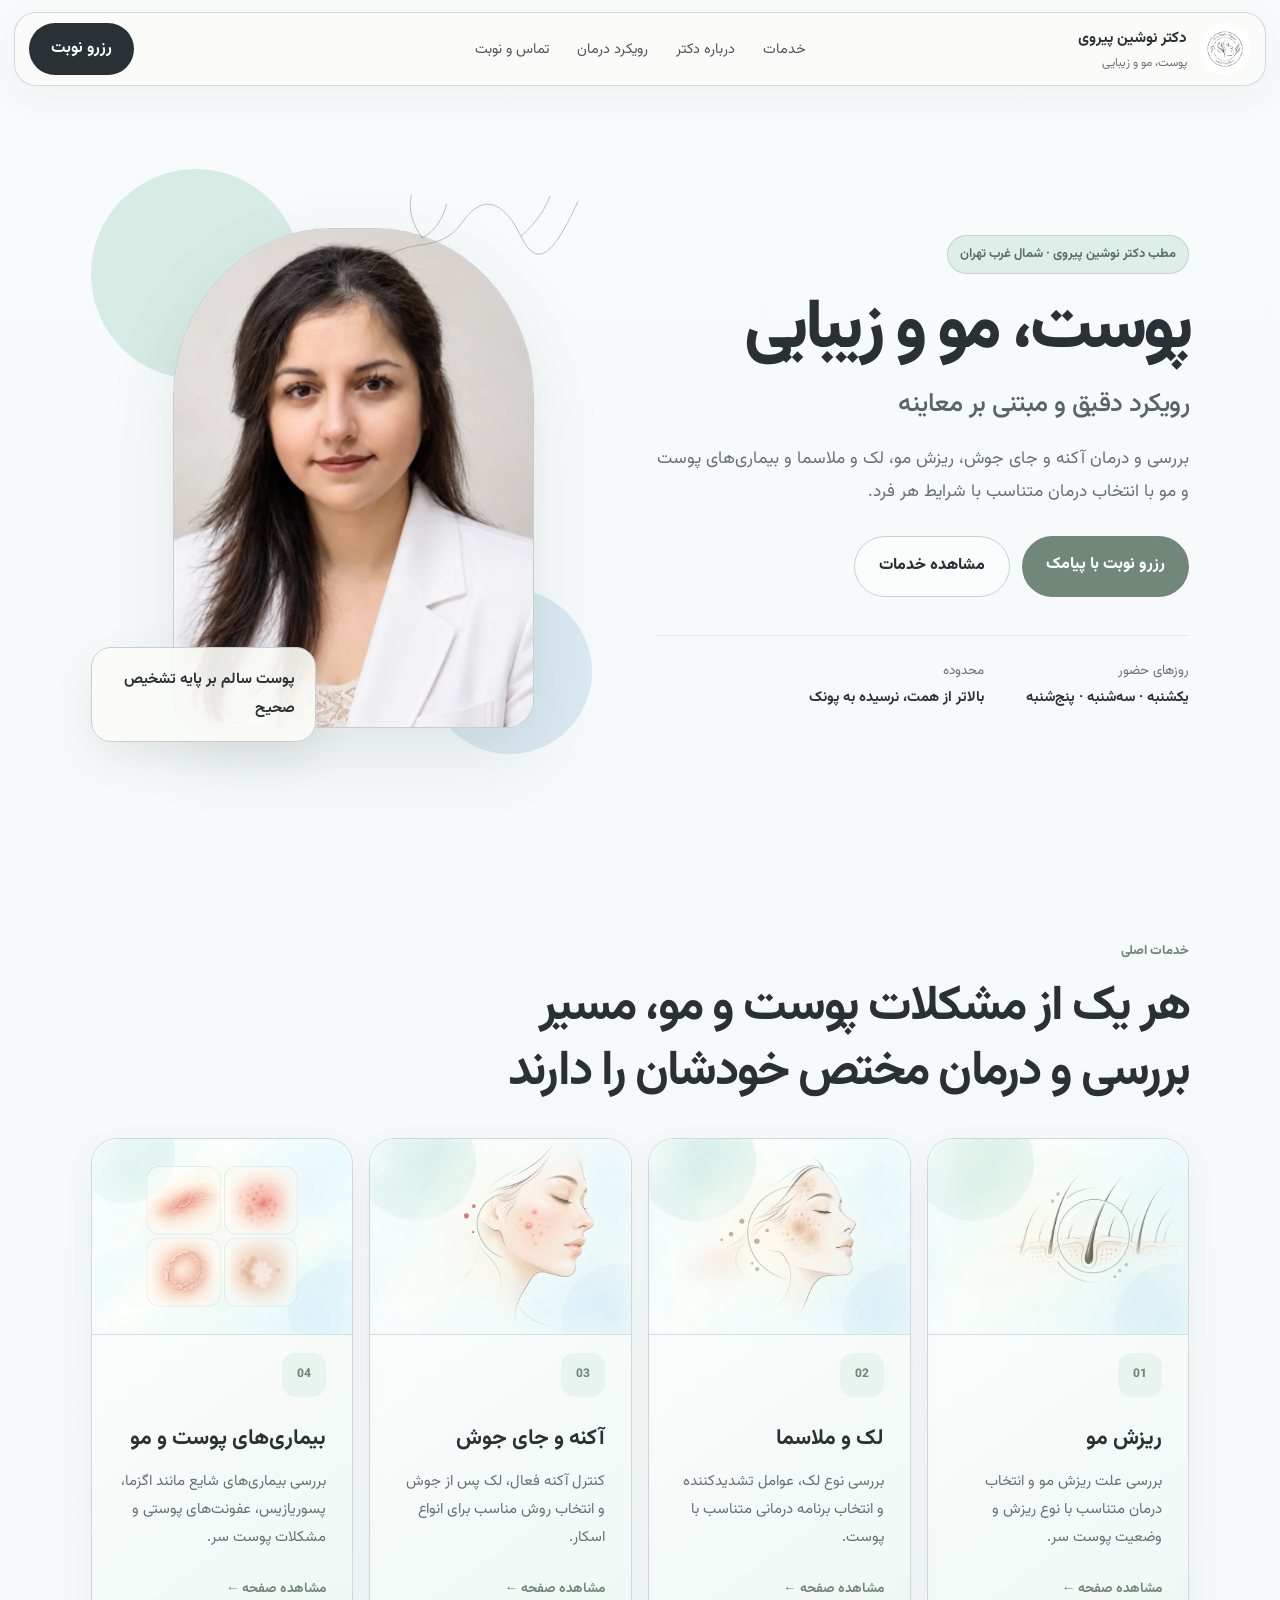
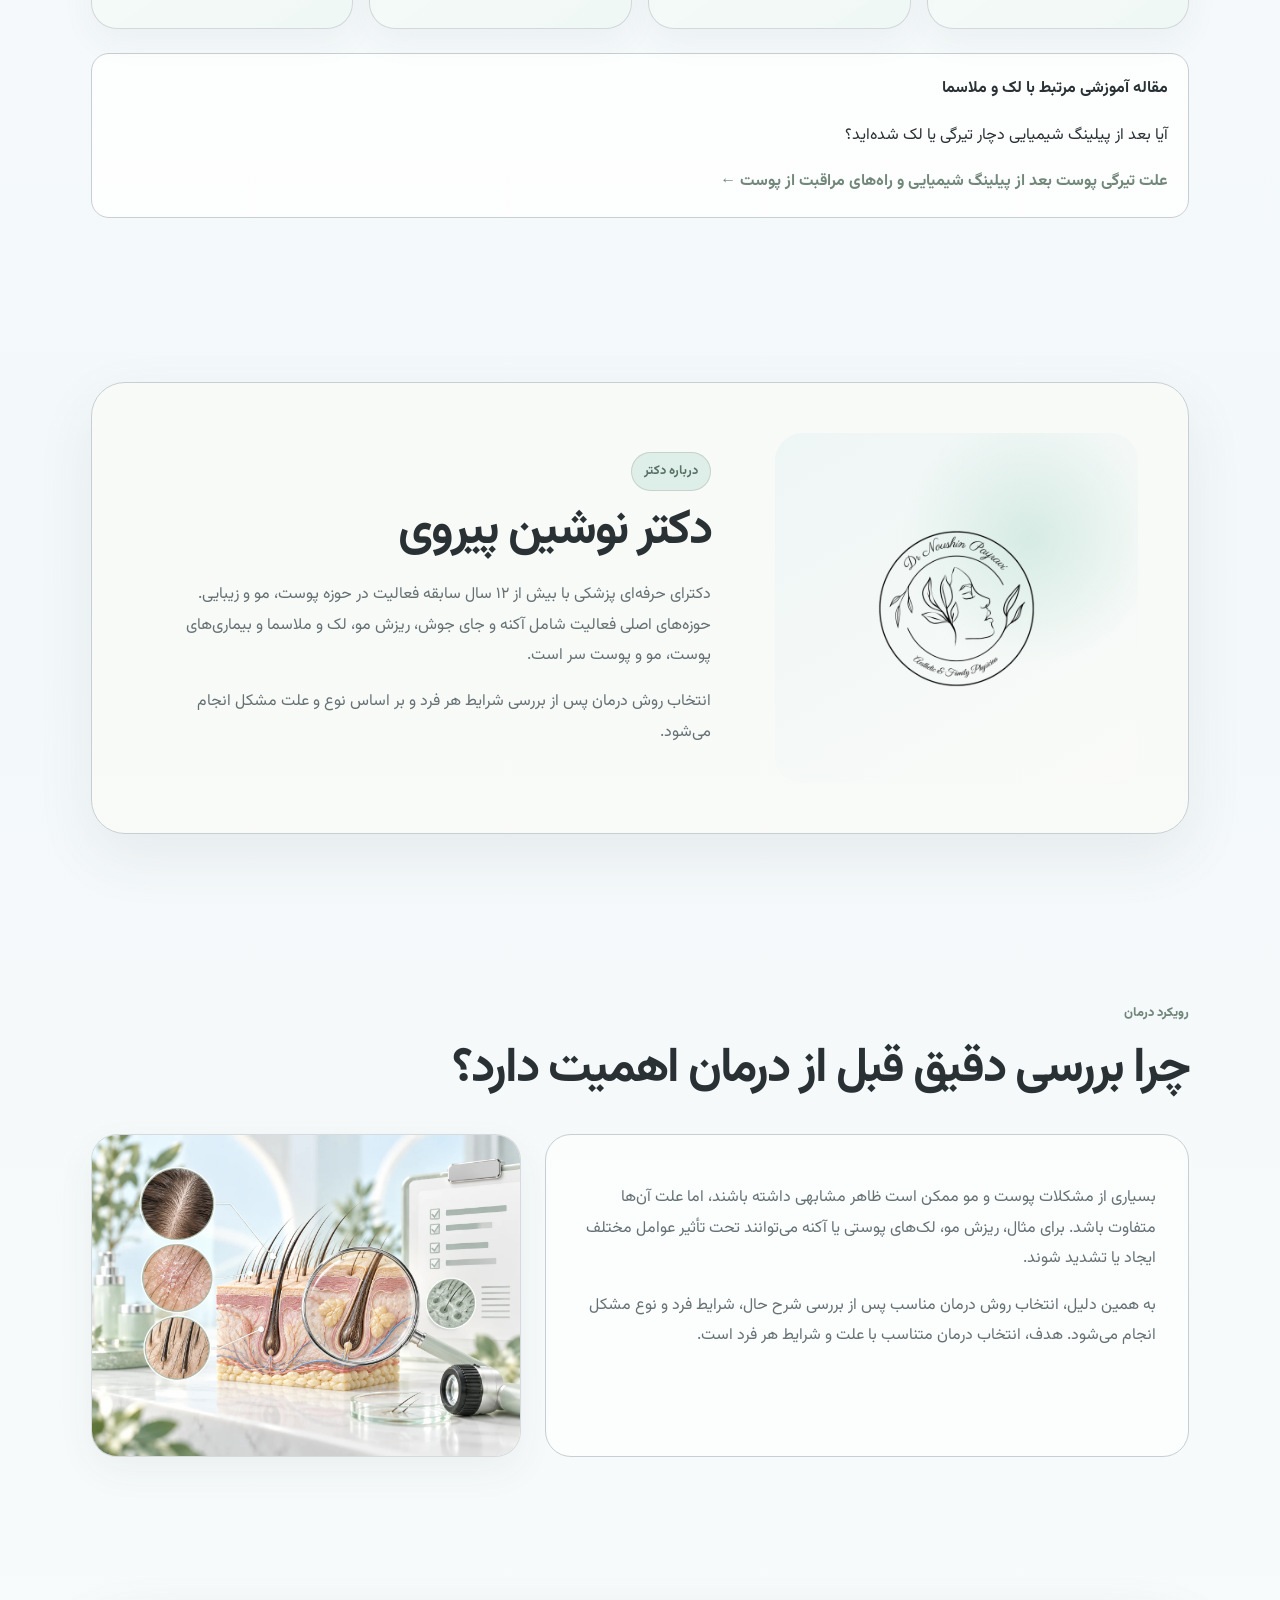
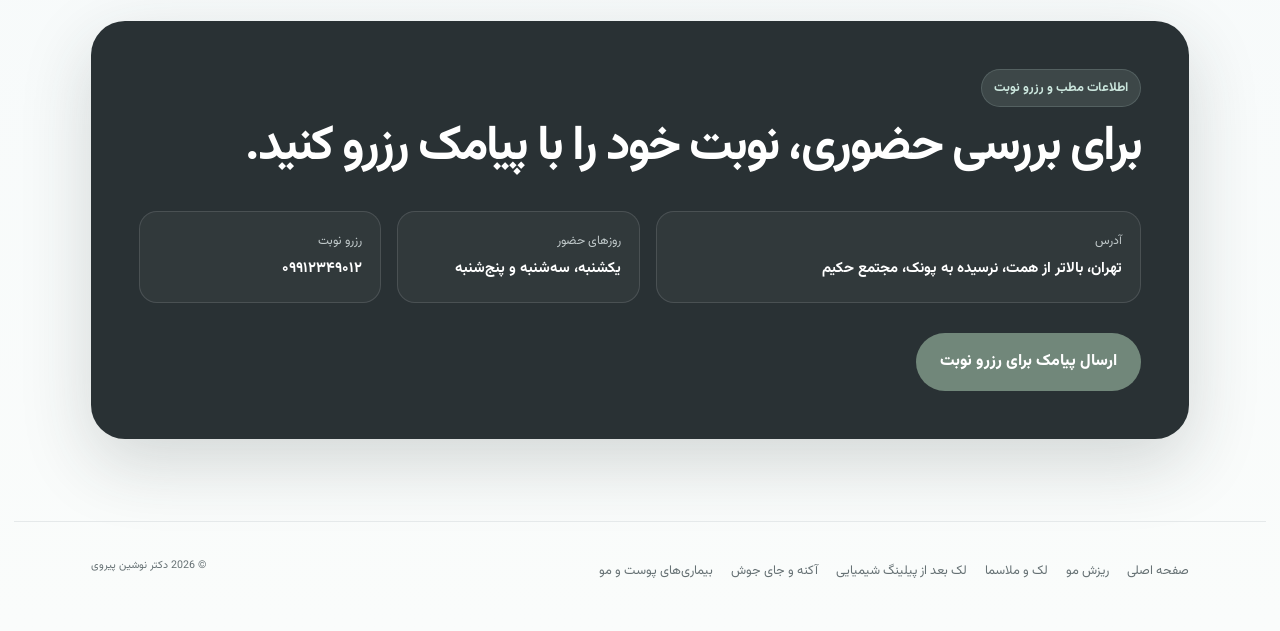
<file: index.html>
<!DOCTYPE html>
<html dir="rtl" lang="fa">
<head>
<meta charset="utf-8"/>
<meta content="width=device-width,initial-scale=1" name="viewport"/>
<title>دکتر نوشین پیروی | پوست، مو و زیبایی در شمال غرب تهران</title>
<meta content="بررسی و درمان آکنه و جای جوش، ریزش مو، لک و ملاسما و بیماری‌های پوست و مو در شمال غرب تهران." name="description"/>
<link href="https://fonts.googleapis.com" rel="preconnect"/>
<link crossorigin="" href="https://fonts.gstatic.com" rel="preconnect"/>
<link href="https://fonts.googleapis.com/css2?family=Vazirmatn:wght@300;400;500;600;700;800&amp;display=swap" rel="stylesheet"/>

<style>
:root{
 --bg:#F3F8FA;--ivory:#FBFBF6;--sage:#A7B9AA;--mint:#CBE6DD;--char:#293134;
 --silver:#C8CFD2;--muted:#667174;--white:#fff;--deep:#71877A;
}
*{box-sizing:border-box}
html{scroll-behavior:smooth}
body{
 margin:0;
 background:linear-gradient(180deg,#F8FBFB 0%,var(--bg) 58%,#FAFCFB 100%);
 color:var(--char);
 font-family:"Vazirmatn",Tahoma,Arial,sans-serif;
 line-height:1.9
}
a{text-decoration:none;color:inherit}
.wrap{width:min(1420px,calc(100% - 28px));margin:auto}
header{
 position:sticky;top:12px;z-index:10;margin-top:12px;padding:10px 14px;
 border:1px solid rgba(200,207,210,.8);border-radius:22px;
 background:rgba(251,252,249,.88);backdrop-filter:blur(16px);
 display:grid;grid-template-columns:1fr auto 1fr;align-items:center
}
.brand{display:flex;align-items:center;gap:12px;justify-self:start}
.brand img{width:52px;height:52px;object-fit:contain;border-radius:50%;background:#fff}
.brand strong{display:block;font-size:.95rem}
.brand span{display:block;color:var(--muted);font-size:.74rem}
nav{display:flex;gap:28px;font-size:.9rem;color:#4d585b}
nav a:hover{color:var(--deep)}
.cta{justify-self:end;background:var(--char);color:#fff;padding:11px 22px;border-radius:999px;font-weight:700}
.hero{min-height:750px;padding:78px 6vw 70px;display:grid;grid-template-columns:1.03fr .97fr;gap:64px;align-items:center}
.kicker{display:inline-block;padding:6px 12px;border-radius:999px;background:rgba(203,230,221,.58);border:1px solid rgba(167,185,170,.5);color:#587065;font-size:.8rem;font-weight:700}
h1{font-size:clamp(3.2rem,5.4vw,6rem);line-height:1.07;letter-spacing:-.05em;margin:20px 0 15px;font-weight:800}
h1 span{display:block;font-size:.38em;line-height:1.6;color:#586568;font-weight:500;margin-top:16px;letter-spacing:-.02em}
.lead{font-size:1.08rem;color:var(--muted);max-width:680px}
.actions{display:flex;gap:12px;flex-wrap:wrap;margin-top:28px}
.btn{padding:14px 24px;border-radius:999px;font-weight:800;display:inline-block}
.primary{background:var(--deep);color:white}
.secondary{background:rgba(255,255,255,.6);border:1px solid var(--silver)}
.meta{display:flex;gap:42px;border-top:1px solid #e5e9ea;padding-top:22px;margin-top:38px}
.meta small{display:block;color:var(--muted)}
.meta strong{font-size:.9rem}
.visual{position:relative;min-height:620px}
.orb{position:absolute;border-radius:50%}
.o1{width:210px;height:210px;left:0;top:5px;background:rgba(203,230,221,.72)}
.o2{width:165px;height:165px;right:0;bottom:30px;background:rgba(208,228,239,.72)}
.frame{position:absolute;inset:64px 58px 56px 82px;overflow:hidden;border-radius:44% 44% 28px 28px/34% 34% 28px 28px;border:1px solid var(--silver);background:var(--ivory);box-shadow:0 28px 70px rgba(67,83,85,.12)}
.frame img{width:100%;height:100%;object-fit:cover;object-position:center 18%}
.note{position:absolute;left:0;bottom:42px;background:rgba(251,252,248,.91);border:1px solid var(--silver);border-radius:20px;padding:18px 20px;width:225px;box-shadow:0 16px 40px rgba(63,80,82,.1)}
.note span{display:block;font-size:.8rem;color:var(--muted)}
.note strong{display:block;font-size:.94rem}
.line{position:absolute;right:3px;top:2px;width:235px;color:rgba(113,135,122,.55)}
section{padding:82px 6vw}
.sectionhead{max-width:760px;margin-bottom:32px}
.sectionhead .mini{color:var(--deep);font-size:.8rem;font-weight:800}
h2{font-size:clamp(2rem,3.8vw,3.5rem);line-height:1.35;letter-spacing:-.04em;margin:8px 0 10px}
.sectionhead p,.about p,.approach p{color:var(--muted)}
.cards{display:grid;grid-template-columns:repeat(4,1fr);gap:16px}
.card{min-height:292px;padding:26px;border:1px solid rgba(200,207,210,.8);border-radius:26px;background:linear-gradient(145deg,rgba(255,255,255,.88),rgba(239,247,244,.9));display:flex;flex-direction:column;box-shadow:0 12px 34px rgba(59,74,76,.05);transition:.2s;overflow:hidden}
.card:hover{transform:translateY(-5px);box-shadow:0 20px 50px rgba(59,74,76,.09)}
.num{width:44px;height:44px;border-radius:14px;background:#E7F4EF;display:grid;place-items:center;color:var(--deep);font-size:.75rem;font-weight:800}
.card h3{font-size:1.35rem;margin:22px 0 8px}
.card p{color:var(--muted);font-size:.93rem;margin:0}
.card b{margin-top:auto;padding-top:24px;color:var(--deep);font-size:.85rem}
.card-image{width:calc(100% + 52px);margin:-26px -26px 18px;aspect-ratio:4/3;overflow:hidden;border-bottom:1px solid rgba(201,208,210,.72);background:#fff}
.card-image img{width:100%;height:100%;object-fit:cover;display:block}
.aboutbox{display:grid;grid-template-columns:.78fr 1.22fr;gap:64px;align-items:center;padding:50px;border:1px solid var(--silver);border-radius:34px;background:rgba(251,252,248,.8);box-shadow:0 22px 60px rgba(59,74,76,.08)}
.logoarea{min-height:350px;border-radius:28px;background:radial-gradient(circle at 70% 30%,rgba(203,230,221,.72),transparent 36%),linear-gradient(150deg,#EEF6F5,#FAFBF8);display:grid;place-items:center}
.logoarea img{width:min(320px,72%);mix-blend-mode:multiply}
.approachgrid{display:grid;grid-template-columns:1.2fr .8fr;gap:24px}
.approach,.quote{padding:32px;border-radius:26px}
.approach{background:rgba(255,255,255,.68);border:1px solid var(--silver)}
.quote{min-height:280px;background:linear-gradient(150deg,rgba(203,230,221,.95),rgba(214,232,241,.95));display:flex;align-items:flex-end;position:relative;overflow:hidden}
.quote:after{content:"";position:absolute;width:210px;height:210px;border:1px solid rgba(255,255,255,.8);border-radius:50%;top:-70px;left:-40px}
.quote p{font-size:1.3rem;font-weight:700;color:var(--char);position:relative;z-index:1}
.contact{background:var(--char);color:white;border-radius:34px;padding:48px;box-shadow:0 24px 70px rgba(40,48,51,.18)}
.contact .kicker{background:rgba(203,230,221,.12);border-color:rgba(203,230,221,.16);color:var(--mint)}
.contactgrid{display:grid;grid-template-columns:2fr 1fr 1fr;gap:16px;margin:30px 0}
.contactgrid div{padding:18px;border-radius:18px;border:1px solid rgba(255,255,255,.12);background:rgba(255,255,255,.04)}
.contactgrid span{display:block;color:#c0c9ca;font-size:.77rem}
.contactgrid strong{font-size:.92rem}
.assessment-image{overflow:hidden;border-radius:26px;border:1px solid rgba(201,208,210,.78);background:#fff;box-shadow:0 14px 38px rgba(59,74,76,.06)}
.assessment-image img{width:100%;height:100%;min-height:280px;object-fit:cover;display:block}
.site-footer-links{display:flex;flex-wrap:wrap;gap:10px 18px;align-items:center}
.site-footer-links a{color:inherit;text-decoration:none}
.site-footer-links a:hover{color:var(--deep)}
.breadcrumb{display:flex;align-items:center;gap:8px;margin-bottom:14px;color:var(--muted);font-size:.82rem}
.breadcrumb a{color:var(--deep);font-weight:700}
.article-link{margin-top:24px;padding:20px;border:1px solid var(--silver);border-radius:18px;background:rgba(255,255,255,.8)}
.article-link a{color:var(--deep);font-weight:700}
.article-link a:hover{text-decoration:underline}
footer{display:flex;justify-content:space-between;gap:20px;padding:34px 6vw 44px;border-top:1px solid #e5e9ea;color:var(--muted);font-size:.8rem}

@media(max-width:1050px){
 header{grid-template-columns:1fr auto}
 nav{display:none}
 .hero{grid-template-columns:1fr}
 .cards{grid-template-columns:repeat(2,1fr)}
}
@media(max-width:720px){
 .wrap{width:calc(100% - 16px)}
 header{top:7px;border-radius:18px}
 .brand span{display:none}
 .cta{padding:10px 14px;font-size:.8rem}
 .hero{padding:52px 18px 40px;gap:34px;min-height:auto}
 h1{font-size:clamp(2.7rem,13vw,4.2rem)}
 .meta{flex-direction:column;gap:14px}
 .visual{min-height:425px}
 .frame{inset:34px 18px 18px 36px}
 .note{left:0;bottom:8px;width:205px}
 section{padding:58px 18px}
 .cards{grid-template-columns:1fr}
 .card{min-height:225px}
 .aboutbox{grid-template-columns:1fr;padding:22px;gap:24px}
 .logoarea{min-height:255px}
 .approachgrid{grid-template-columns:1fr}
 .contact{padding:28px 22px}
 .contactgrid{grid-template-columns:1fr}
 footer{flex-direction:column;padding:28px 18px 38px}
 .site-footer-links{gap:8px 14px}
}
</style>

<meta content="index, follow" name="robots"/>
<meta content="#F3F8FA" name="theme-color"/>
<link href="assets/logo.png" rel="icon" type="image/png"/>

<script type="application/ld+json">
{
 "@context":"https://schema.org",
 "@type":"MedicalClinic",
 "name":"مطب دکتر نوشین پیروی",
 "telephone":"+989912349012",
 "description":"خدمات پوست، مو و زیبایی در شمال غرب تهران",
 "address":{
  "@type":"PostalAddress",
  "addressLocality":"تهران",
  "streetAddress":"بالاتر از همت، نرسیده به پونک، مجتمع حکیم",
  "addressCountry":"IR"
 },
 "areaServed":"شمال غرب تهران",
 "employee":{
  "@type":"Person",
  "name":"دکتر نوشین پیروی",
  "jobTitle":"پزشک"
 },
 "openingHoursSpecification":[
  {"@type":"OpeningHoursSpecification","dayOfWeek":"Sunday"},
  {"@type":"OpeningHoursSpecification","dayOfWeek":"Tuesday"},
  {"@type":"OpeningHoursSpecification","dayOfWeek":"Thursday"}
 ],
 "url":"https://dr-noushin-payravi.github.io/",
 "image":"https://dr-noushin-payravi.github.io/assets/logo.png",
 "@id":"https://dr-noushin-payravi.github.io/#clinic"
}
</script>

<link href="polish.css" rel="stylesheet"/>
<link href="https://dr-noushin-payravi.github.io/" rel="canonical"/>
<meta content="website" property="og:type"/>
<meta content="fa_IR" property="og:locale"/>
<meta content="دکتر نوشین پیروی" property="og:site_name"/>
<meta content="دکتر نوشین پیروی | پوست، مو و زیبایی در شمال غرب تهران" property="og:title"/>
<meta content="بررسی و درمان آکنه و جای جوش، ریزش مو، لک و ملاسما و بیماری‌های پوست و مو در شمال غرب تهران." property="og:description"/>
<meta content="https://dr-noushin-payravi.github.io/" property="og:url"/>
<meta content="https://dr-noushin-payravi.github.io/assets/doctor-portrait.webp" property="og:image"/>
<meta content="دکتر نوشین پیروی - پوست، مو و زیبایی" property="og:image:alt"/>
<meta content="summary_large_image" name="twitter:card"/>
<meta content="دکتر نوشین پیروی | پوست، مو و زیبایی در شمال غرب تهران" name="twitter:title"/>
<meta content="بررسی و درمان آکنه و جای جوش، ریزش مو، لک و ملاسما و بیماری‌های پوست و مو در شمال غرب تهران." name="twitter:description"/>
<meta content="https://dr-noushin-payravi.github.io/assets/doctor-portrait.webp" name="twitter:image"/>

<script type="application/ld+json">
{
 "@context":"https://schema.org",
 "@type":"WebPage",
 "@id":"https://dr-noushin-payravi.github.io/#webpage",
 "url":"https://dr-noushin-payravi.github.io/",
 "name":"دکتر نوشین پیروی | پوست، مو و زیبایی در شمال غرب تهران",
 "description":"بررسی و درمان آکنه و جای جوش، ریزش مو، لک و ملاسما و بیماری‌های پوست و مو در شمال غرب تهران.",
 "inLanguage":"fa-IR",
 "isPartOf":{
  "@type":"WebSite",
  "@id":"https://dr-noushin-payravi.github.io/#website",
  "url":"https://dr-noushin-payravi.github.io/",
  "name":"دکتر نوشین پیروی"
 },
 "about":{"@id":"https://dr-noushin-payravi.github.io/#clinic"}
}
</script>
</head>

<body>
<a class="skip-link" href="#main-content">رفتن به محتوای اصلی</a>
<div class="wrap">

<header>
<a class="brand" href="index.html">
<img alt="لوگوی دکتر نوشین پیروی" decoding="async" height="1080" loading="eager" src="assets/logo.png" width="1080"/>
<div><strong>دکتر نوشین پیروی</strong><span>پوست، مو و زیبایی</span></div>
</a>

<nav aria-label="ناوبری اصلی">
<a href="#services">خدمات</a>
<a href="#about">درباره دکتر</a>
<a href="#approach">رویکرد درمان</a>
<a href="#contact">تماس و نوبت</a>
</nav>

<details class="mobile-menu">
<summary>منو</summary>
<div class="mobile-menu-panel">
<a aria-current="page" href="index.html">خانه</a>
<a href="hair-loss.html">ریزش مو</a>
<a href="pigmentation.html">لک و ملاسما</a>
<a href="acne.html">آکنه و جای جوش</a>
<a href="skin-diseases.html">بیماری‌های پوست و مو</a>
<a href="chemical-peel-dark-spots.html">لک بعد از پیلینگ شیمیایی</a>
<a href="index.html#contact">تماس و نوبت</a>
</div>
</details>

<a class="cta" href="sms:09912349012">رزرو نوبت</a>
</header>

<main id="main-content">

<section class="hero">
<div>
<div class="kicker">مطب دکتر نوشین پیروی · شمال غرب تهران</div>
<h1>پوست، مو و زیبایی<span>رویکرد دقیق و مبتنی بر معاینه</span></h1>
<p class="lead">بررسی و درمان آکنه و جای جوش، ریزش مو، لک و ملاسما و بیماری‌های پوست و مو با انتخاب درمان متناسب با شرایط هر فرد.</p>

<div class="actions">
<a class="btn primary" href="sms:09912349012">رزرو نوبت با پیامک</a>
<a class="btn secondary" href="#services">مشاهده خدمات</a>
</div>

<div class="meta">
<div><small>روزهای حضور</small><strong>یکشنبه · سه‌شنبه · پنج‌شنبه</strong></div>
<div><small>محدوده</small><strong>بالاتر از همت، نرسیده به پونک</strong></div>
</div>
</div>

<div class="visual">
<div class="orb o1"></div>
<div class="orb o2"></div>
<div class="frame"><img alt="دکتر نوشین پیروی" decoding="async" fetchpriority="high" height="1128" loading="eager" src="assets/doctor-portrait.webp" width="1072"/></div>
<div class="note"><strong>پوست سالم بر پایه تشخیص صحیح</strong></div>

<svg class="line" fill="none" viewBox="0 0 320 180" xmlns="http://www.w3.org/2000/svg">
<path d="M20 145C70 86 111 128 148 76C181 29 210 60 227 95C248 139 270 126 305 48" stroke="currentColor" stroke-linecap="round" stroke-width="1.2"></path>
<path d="M93 98C78 77 74 59 78 40M93 98C111 88 121 72 126 52M228 95C246 79 259 62 267 41" stroke="currentColor" stroke-linecap="round" stroke-width="1.2"></path>
</svg>
</div>
</section>

<section id="services">
<div class="sectionhead">
<span class="mini">خدمات اصلی</span>
<h2>هر یک از مشکلات پوست و مو، مسیر بررسی و درمان مختص خودشان را دارند</h2>
</div>

<div class="cards">

<a class="card" href="hair-loss.html">
<div class="card-image"><img alt="بررسی ریزش مو و پوست سر" decoding="async" height="1086" loading="lazy" src="assets/service-hero-hair-loss.webp" width="1448"/></div>
<div class="num">01</div>
<h3>ریزش مو</h3>
<p>بررسی علت ریزش مو و انتخاب درمان متناسب با نوع ریزش و وضعیت پوست سر.</p>
<b>مشاهده صفحه ←</b>
</a>

<a class="card" href="pigmentation.html">
<div class="card-image"><img alt="بررسی لک و ملاسما" decoding="async" height="1086" loading="lazy" src="assets/service-hero-pigmentation.webp" width="1448"/></div>
<div class="num">02</div>
<h3>لک و ملاسما</h3>
<p>بررسی نوع لک، عوامل تشدیدکننده و انتخاب برنامه درمانی متناسب با پوست.</p>
<b>مشاهده صفحه ←</b>
</a>

<a class="card" href="acne.html">
<div class="card-image"><img alt="بررسی آکنه و جای جوش" decoding="async" height="1086" loading="lazy" src="assets/service-hero-acne.webp" width="1448"/></div>
<div class="num">03</div>
<h3>آکنه و جای جوش</h3>
<p>کنترل آکنه فعال، لک پس از جوش و انتخاب روش مناسب برای انواع اسکار.</p>
<b>مشاهده صفحه ←</b>
</a>

<a class="card" href="skin-diseases.html">
<div class="card-image"><img alt="بررسی بیماری‌های پوست و مو" decoding="async" height="1086" loading="lazy" src="assets/service-hero-skin-diseases.webp" width="1448"/></div>
<div class="num">04</div>
<h3>بیماری‌های پوست و مو</h3>
<p>بررسی بیماری‌های شایع مانند اگزما، پسوریازیس، عفونت‌های پوستی و مشکلات پوست سر.</p>
<b>مشاهده صفحه ←</b>
</a>

</div>

<!-- New SEO article link -->
<div class="article-link">
<strong>مقاله آموزشی مرتبط با لک و ملاسما</strong>
<p>آیا بعد از پیلینگ شیمیایی دچار تیرگی یا لک شده‌اید؟</p>
<a href="chemical-peel-dark-spots.html">
علت تیرگی پوست بعد از پیلینگ شیمیایی و راه‌های مراقبت از پوست ←
</a>
</div>

</section>

<section id="about">
<div class="aboutbox">
<div class="logoarea"><img alt="لوگوی دکتر نوشین پیروی" decoding="async" height="1080" loading="eager" src="assets/logo.png" width="1080"/></div>
<div class="about">
<div class="kicker">درباره دکتر</div>
<h2>دکتر نوشین پیروی</h2>
<p>دکترای حرفه‌ای پزشکی با بیش از ۱۲ سال سابقه فعالیت در حوزه پوست، مو و زیبایی. حوزه‌های اصلی فعالیت شامل آکنه و جای جوش، ریزش مو، لک و ملاسما و بیماری‌های پوست، مو و پوست سر است.</p>
<p>انتخاب روش درمان پس از بررسی شرایط هر فرد و بر اساس نوع و علت مشکل انجام می‌شود.</p>
</div>
</div>
</section>

<section id="approach">
<div class="sectionhead">
<span class="mini">رویکرد درمان</span>
<h2>چرا بررسی دقیق قبل از درمان اهمیت دارد؟</h2>
</div>

<div class="approachgrid">
<div class="approach">
<p>بسیاری از مشکلات پوست و مو ممکن است ظاهر مشابهی داشته باشند، اما علت آن‌ها متفاوت باشد. برای مثال، ریزش مو، لک‌های پوستی یا آکنه می‌توانند تحت تأثیر عوامل مختلف ایجاد یا تشدید شوند.</p>
<p>به همین دلیل، انتخاب روش درمان مناسب پس از بررسی شرح حال، شرایط فرد و نوع مشکل انجام می‌شود. هدف، انتخاب درمان متناسب با علت و شرایط هر فرد است.</p>
</div>

<div class="assessment-image">
<img alt="تصویر آموزشی ارزیابی پوست و مو و اهمیت تشخیص پیش از درمان" decoding="async" height="1086" loading="lazy" src="assets/home-assessment.webp" width="1448"/>
</div>
</div>
</section>

<section id="contact">
<div class="contact">
<div class="kicker">اطلاعات مطب و رزرو نوبت</div>
<h2>برای بررسی حضوری، نوبت خود را با پیامک رزرو کنید.</h2>

<div class="contactgrid">
<div><span>آدرس</span><strong>تهران، بالاتر از همت، نرسیده به پونک، مجتمع حکیم</strong></div>
<div><span>روزهای حضور</span><strong>یکشنبه، سه‌شنبه و پنج‌شنبه</strong></div>
<div><span>رزرو نوبت</span><strong>۰۹۹۱۲۳۴۹۰۱۲</strong></div>
</div>

<a class="btn primary" href="sms:09912349012">ارسال پیامک برای رزرو نوبت</a>
</div>
</section>

</main>

<footer>
<div class="site-footer-links">
<a aria-current="page" href="index.html">صفحه اصلی</a>
<a href="hair-loss.html">ریزش مو</a>
<a href="pigmentation.html">لک و ملاسما</a>
<a href="chemical-peel-dark-spots.html">لک بعد از پیلینگ شیمیایی</a>
<a href="acne.html">آکنه و جای جوش</a>
<a href="skin-diseases.html">بیماری‌های پوست و مو</a>
</div>
<small>© 2026 دکتر نوشین پیروی</small>
</footer>

</div>
</body>
</html>
</file>
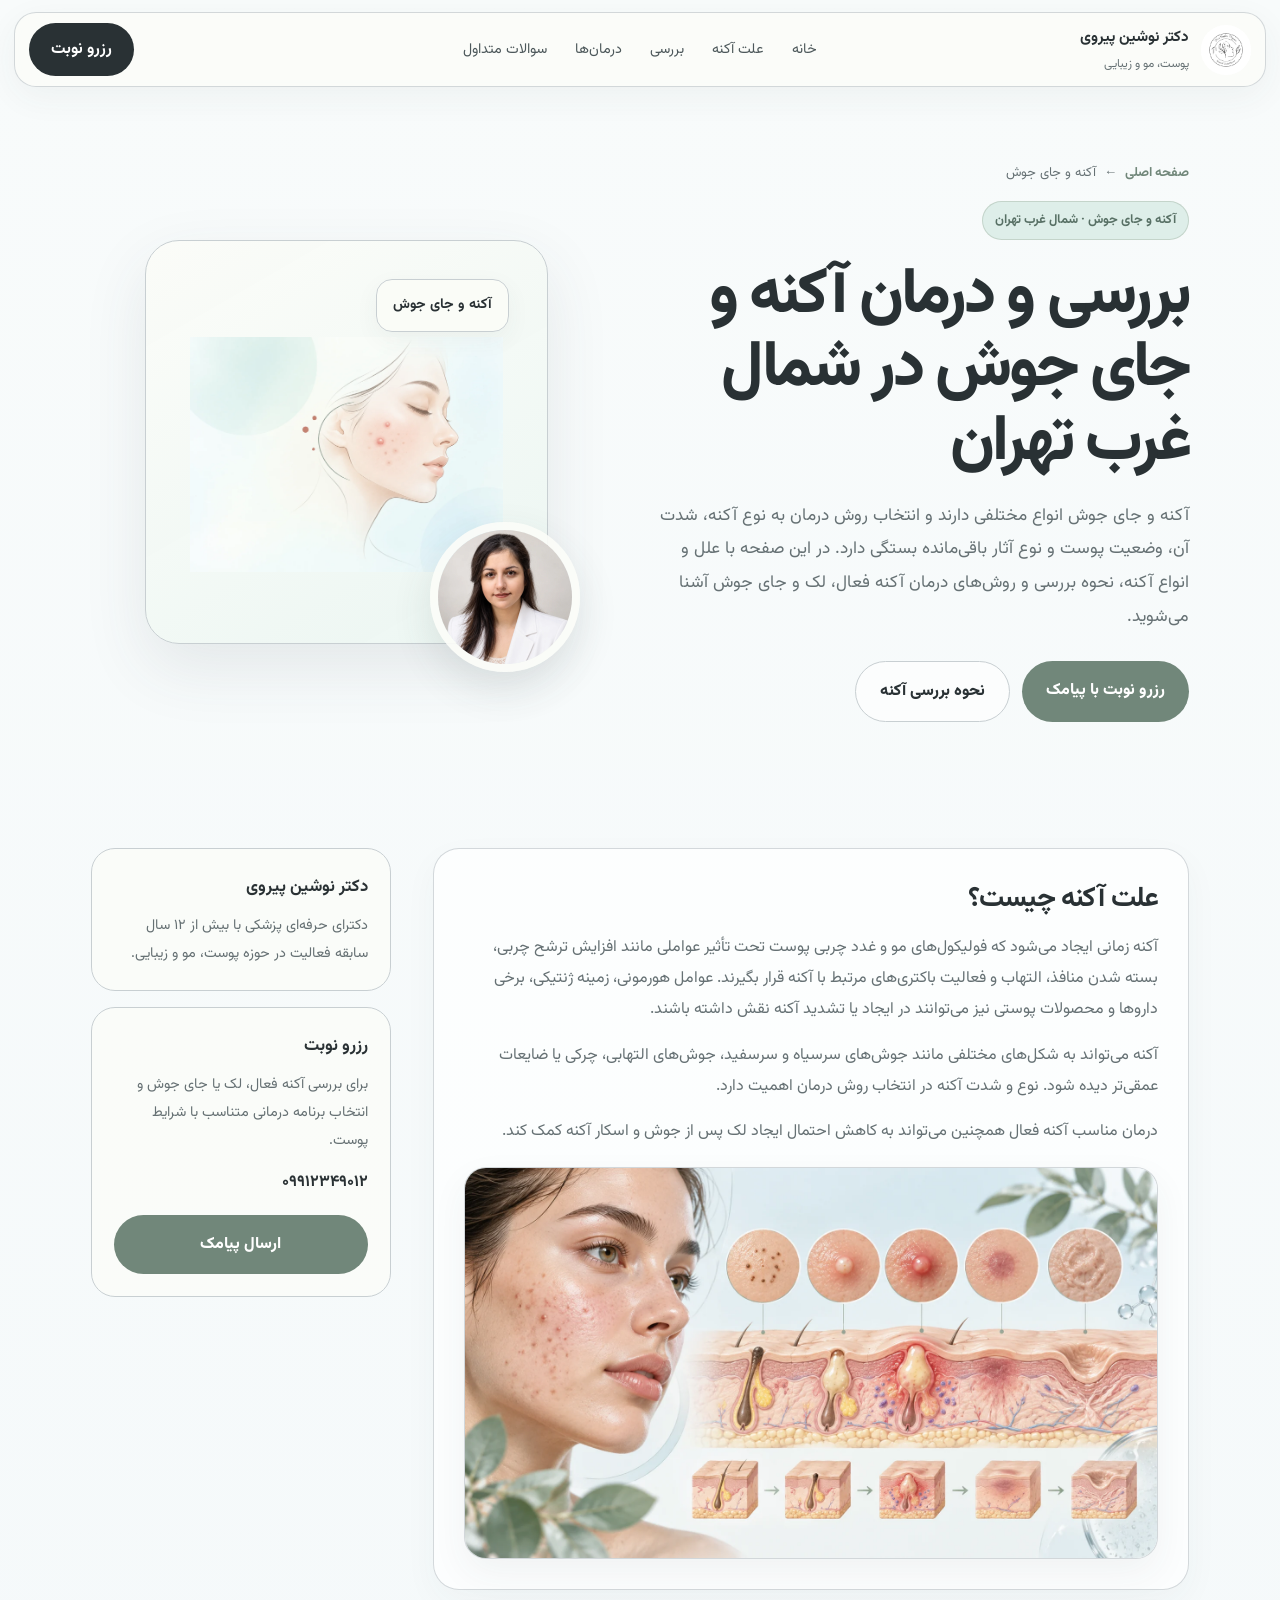
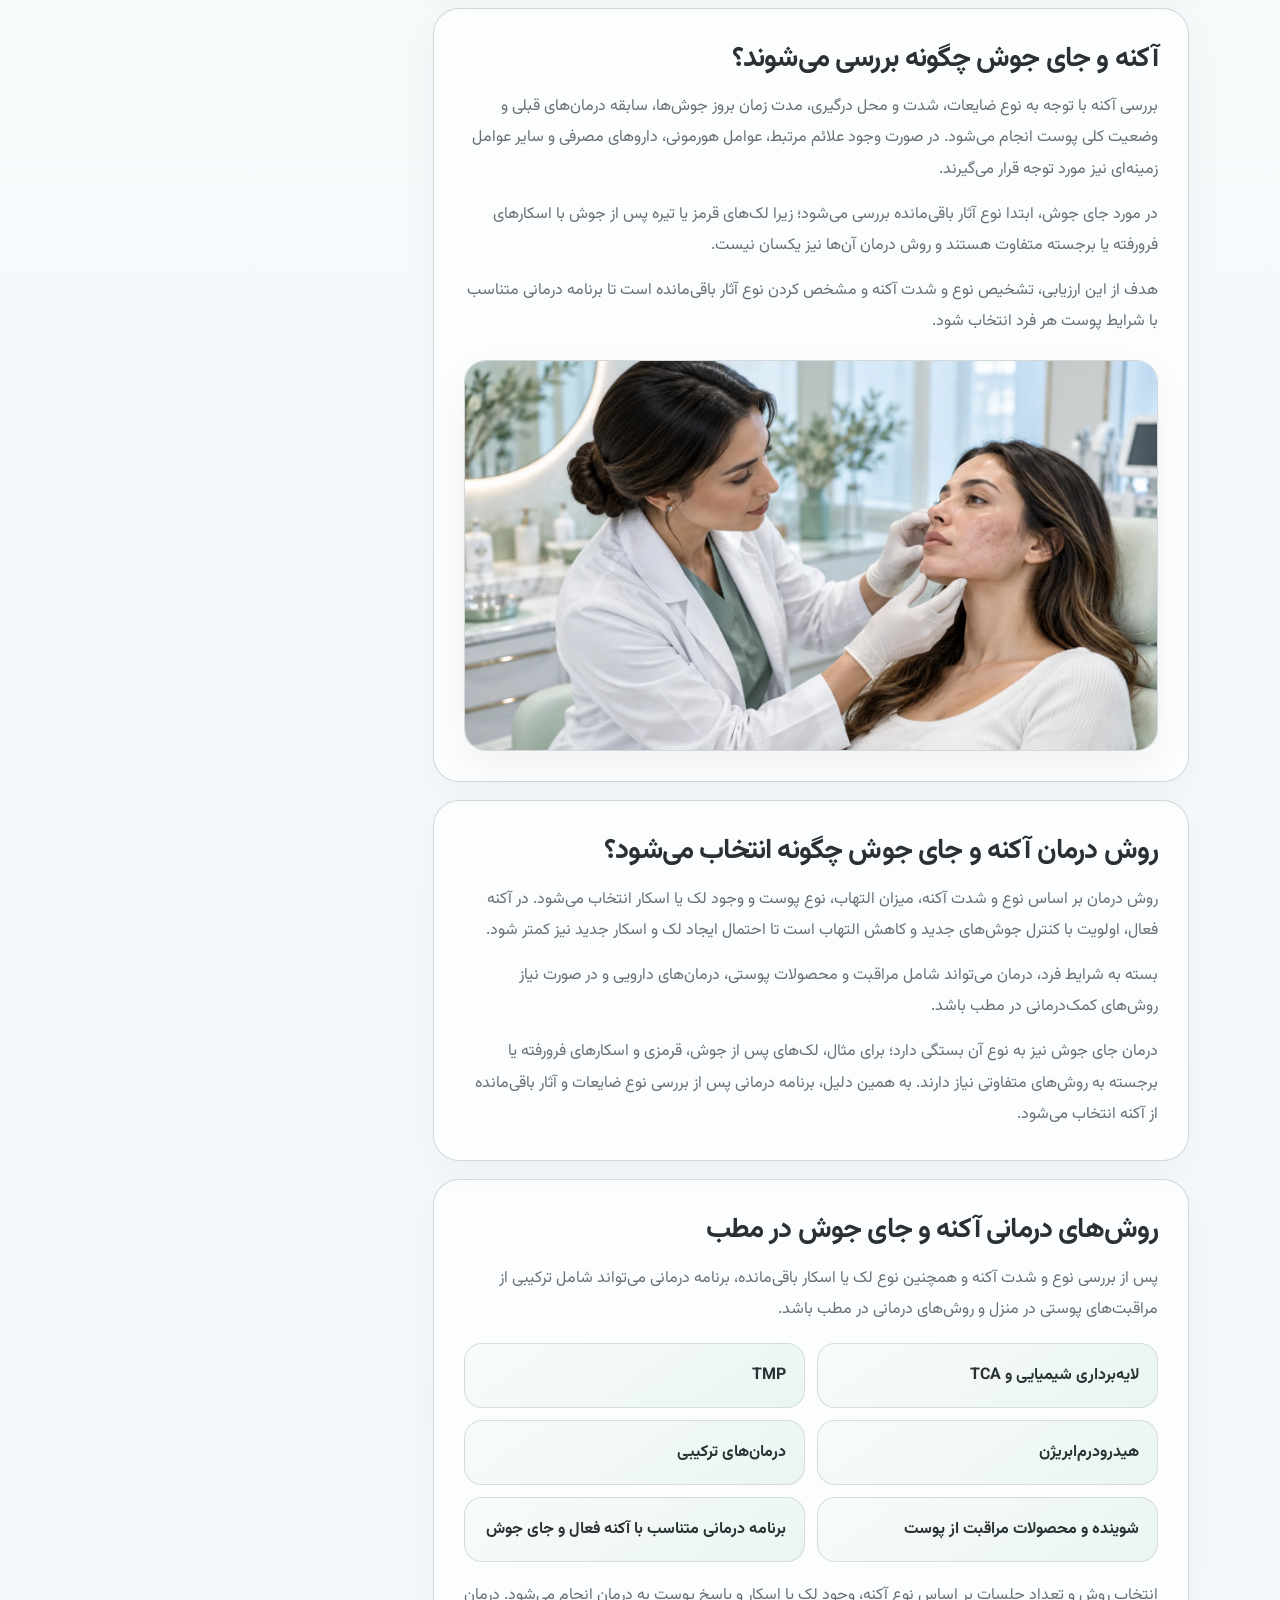
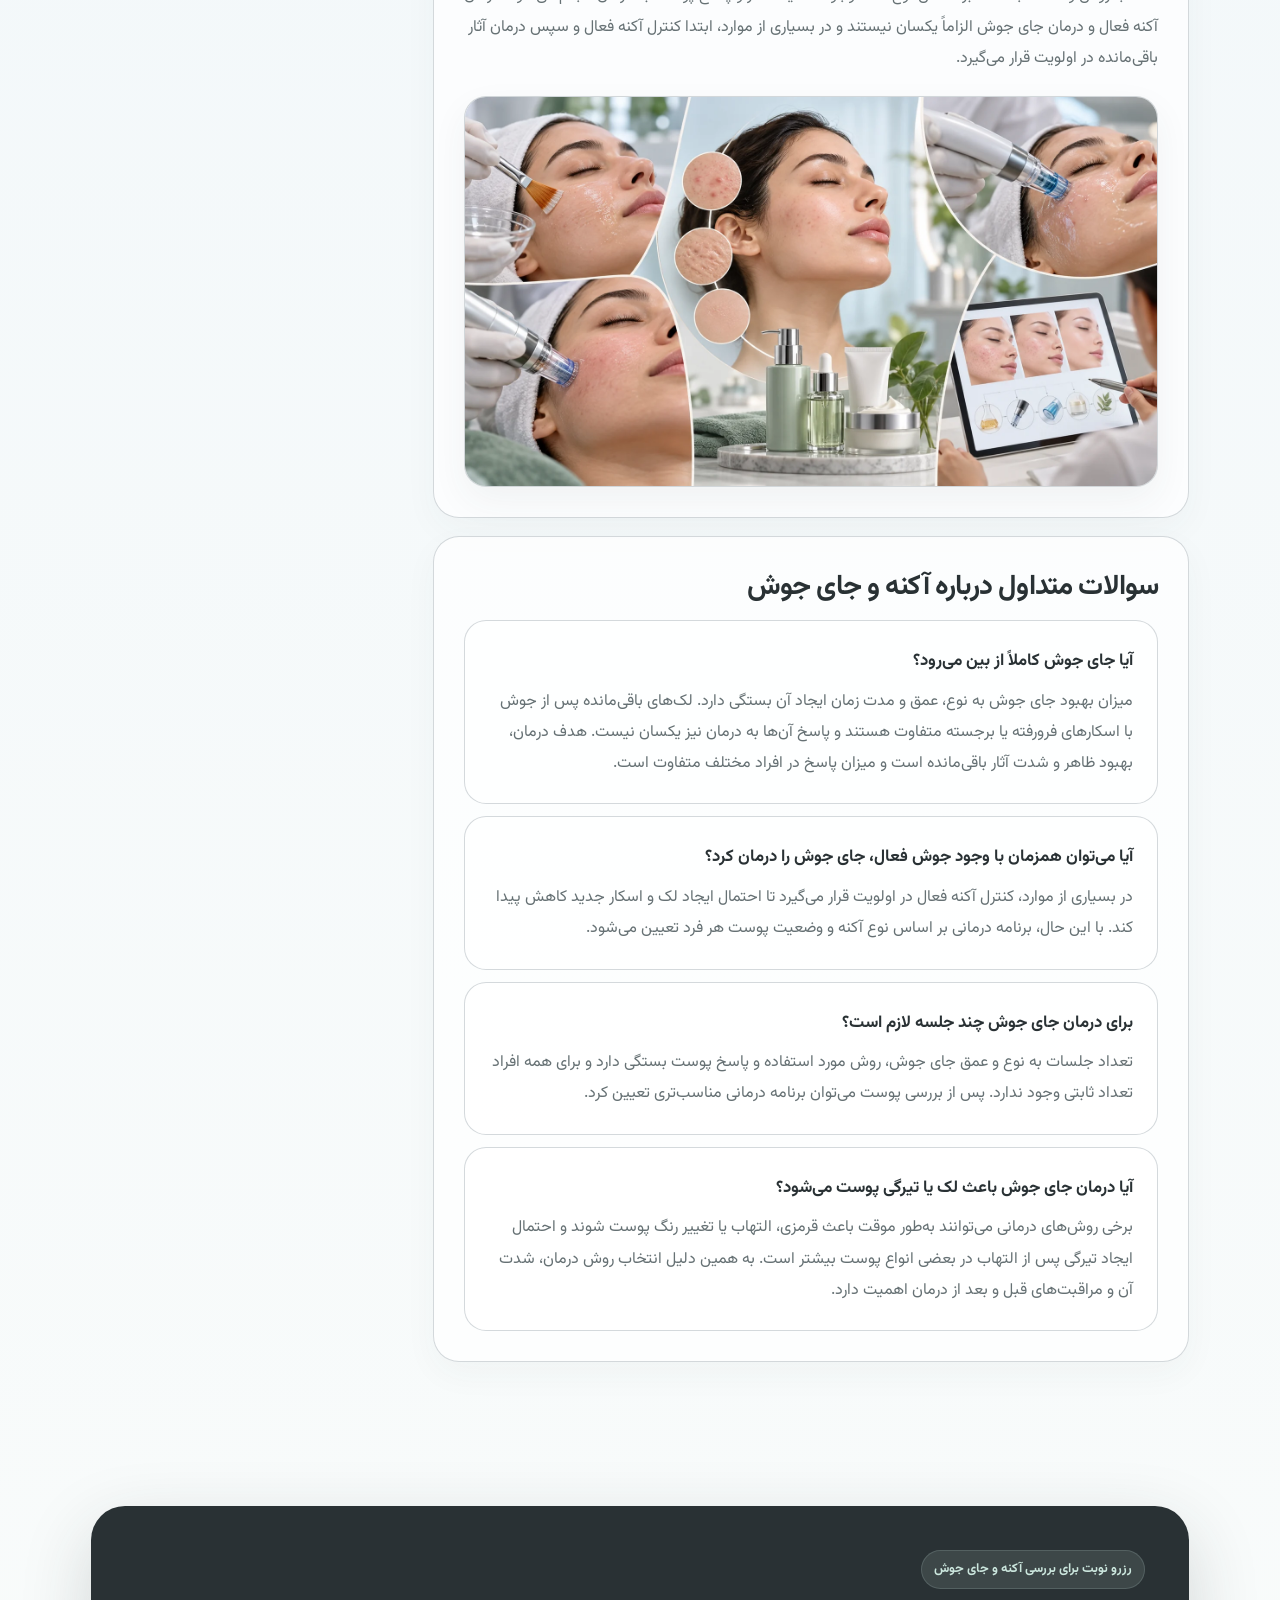
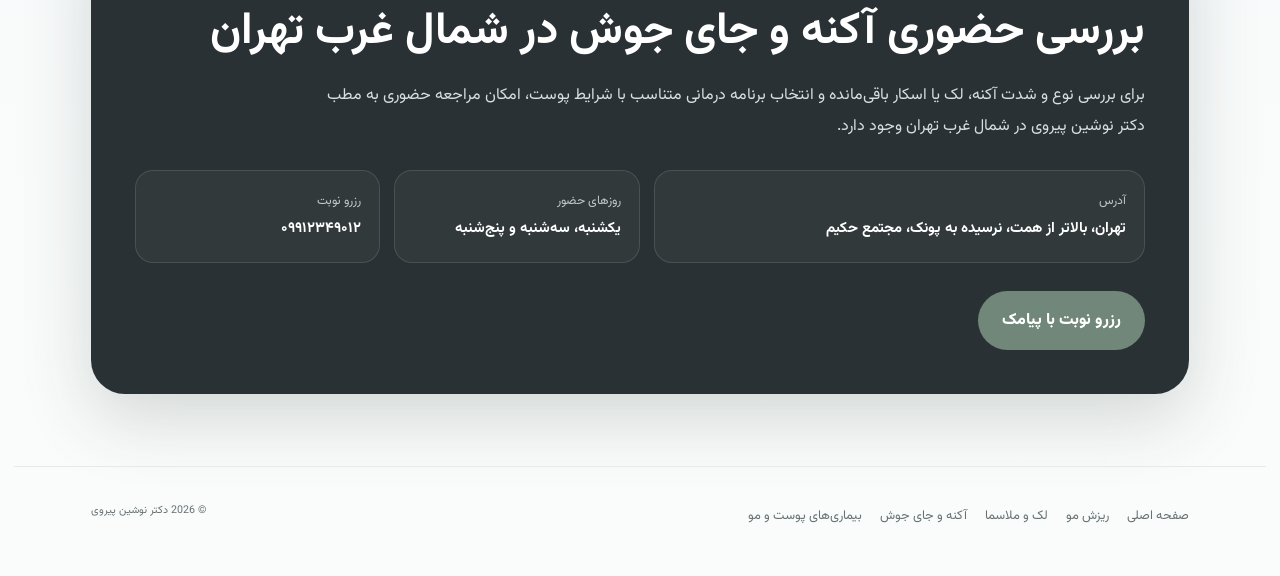
<file: acne.html>
<!DOCTYPE html>

<html dir="rtl" lang="fa">
<head>
<meta charset="utf-8"/>
<meta content="width=device-width,initial-scale=1" name="viewport"/>
<title>بررسی و درمان آکنه و جای جوش در شمال غرب تهران | دکتر نوشین پیروی</title>
<meta content="بررسی و درمان آکنه فعال، لک پس از جوش و انواع جای جوش در مطب دکتر نوشین پیروی در شمال غرب تهران." name="description"/>
<link href="https://fonts.googleapis.com" rel="preconnect"/>
<link crossorigin="" href="https://fonts.gstatic.com" rel="preconnect"/>
<link href="https://fonts.googleapis.com/css2?family=Vazirmatn:wght@300;400;500;600;700;800&amp;display=swap" rel="stylesheet"/>
<style>
:root {
 --bg:#F3F8FA;--ivory:#FBFBF6;--sage:#A7B9AA;--mint:#CBE6DD;--char:#293134;
 --silver:#C8CFD2;--muted:#667174;--deep:#71877A;--white:#fff;--blush:#EAD9D3;
}
*{box-sizing:border-box}
html{scroll-behavior:smooth}
body{
 margin:0;
 background:linear-gradient(180deg,#F8FBFB 0%,var(--bg) 56%,#FAFCFB 100%);
 color:var(--char);
 font-family:"Vazirmatn",Tahoma,Arial,sans-serif;
 line-height:1.95
}
a{text-decoration:none;color:inherit}
.wrap{width:min(1380px,calc(100% - 28px));margin:auto}

header{
 position:sticky;top:12px;z-index:20;margin-top:12px;padding:10px 14px;
 border:1px solid rgba(200,207,210,.8);border-radius:22px;
 background:rgba(251,252,249,.88);backdrop-filter:blur(16px);
 display:grid;grid-template-columns:1fr auto 1fr;align-items:center
}
.brand{display:flex;align-items:center;gap:12px;justify-self:start}
.brand img{width:50px;height:50px;object-fit:contain;border-radius:50%;background:#fff}
.brand strong{display:block;font-size:.95rem}
.brand span{display:block;color:var(--muted);font-size:.74rem}
nav{display:flex;gap:28px;font-size:.9rem;color:#4d585b}
nav a:hover{color:var(--deep)}
.cta{justify-self:end;background:var(--char);color:#fff;padding:11px 22px;border-radius:999px;font-weight:700}

.hero{
 padding:74px 6vw 54px;display:grid;grid-template-columns:1.05fr .95fr;
 gap:68px;align-items:center;min-height:610px
}
.kicker{
 display:inline-block;padding:6px 12px;border-radius:999px;
 background:rgba(203,230,221,.58);border:1px solid rgba(167,185,170,.5);
 color:#587065;font-size:.8rem;font-weight:700
}
h1{font-size:clamp(2.8rem,5vw,5.2rem);line-height:1.15;letter-spacing:-.045em;margin:20px 0 18px;font-weight:800}
.lead{font-size:1.08rem;color:var(--muted);max-width:760px;margin:0}
.hero-actions{display:flex;gap:12px;flex-wrap:wrap;margin-top:28px}
.btn{padding:14px 24px;border-radius:999px;font-weight:800;display:inline-block}
.primary{background:var(--deep);color:#fff}
.secondary{background:rgba(255,255,255,.62);border:1px solid var(--silver)}

.hero-art{position:relative;min-height:460px}
.art-card{
 position:absolute;inset:28px 32px 28px 54px;border-radius:34px;border:1px solid var(--silver);
 background:
 radial-gradient(circle at 28% 30%,rgba(234,217,211,.86),transparent 26%),
 radial-gradient(circle at 76% 70%,rgba(203,230,221,.88),transparent 30%),
 linear-gradient(150deg,rgba(251,252,248,.95),rgba(232,243,239,.94));
 box-shadow:0 24px 64px rgba(55,72,74,.1);overflow:hidden
}
.face-outline{position:absolute;inset:60px 64px 64px 82px;color:rgba(113,135,122,.68)}
.acne-dots{position:absolute;left:25%;top:34%;width:120px;height:100px}
.acne-dots i{position:absolute;border-radius:50%;background:#c87968}
.acne-dots i:nth-child(1){width:14px;height:14px;left:12px;top:18px}
.acne-dots i:nth-child(2){width:9px;height:9px;left:34px;top:5px}
.acne-dots i:nth-child(3){width:16px;height:16px;left:55px;top:29px}
.acne-dots i:nth-child(4){width:10px;height:10px;left:82px;top:16px}
.acne-dots i:nth-child(5){width:13px;height:13px;left:95px;top:48px}
.acne-dots i:nth-child(6){width:8px;height:8px;left:28px;top:62px}
.acne-dots i:nth-child(7){width:11px;height:11px;left:68px;top:72px}
.hero-photo{position:absolute;right:0;bottom:0;width:150px;height:150px;border-radius:50%;overflow:hidden;border:8px solid rgba(251,252,248,.92);box-shadow:0 16px 40px rgba(58,75,77,.12)}
.hero-photo img{width:100%;height:100%;object-fit:cover;object-position:center 15%}
.art-label{position:absolute;right:38px;top:38px;background:rgba(251,252,248,.88);border:1px solid var(--silver);padding:12px 16px;border-radius:16px;font-weight:700;font-size:.88rem;z-index:2}
.hero-illustration{position:absolute;inset:68px 44px 42px 44px;width:calc(100% - 88px);height:calc(100% - 110px);object-fit:contain;object-position:center;z-index:1;pointer-events:none}

main section{padding:72px 6vw}
.content-grid{display:grid;grid-template-columns:minmax(0,1fr) 300px;gap:42px;align-items:start}
.article{display:flex;flex-direction:column;gap:18px}
.block{
 padding:30px;border:1px solid rgba(200,207,210,.8);border-radius:26px;
 background:rgba(255,255,255,.7);box-shadow:0 12px 34px rgba(59,74,76,.04)
}
.block h2{font-size:1.75rem;line-height:1.45;margin:0 0 12px;letter-spacing:-.03em}
.block p{margin:0;color:var(--muted)}
.block p+p{margin-top:14px}

.visual-placeholder{
 margin-top:20px;min-height:220px;border-radius:22px;border:1px dashed rgba(113,135,122,.45);
 background:linear-gradient(145deg,rgba(203,230,221,.35),rgba(234,217,211,.22));
 display:grid;place-items:center;text-align:center;padding:24px;color:#6a7b70
}
.visual-placeholder strong{display:block;font-size:1rem}
.visual-placeholder span{display:block;margin-top:4px;font-size:.82rem;color:var(--muted)}

.treatment-list{display:grid;grid-template-columns:repeat(2,1fr);gap:12px;margin-top:18px}
.treatment-item{
 padding:16px 18px;border-radius:18px;background:linear-gradient(145deg,#F8FBFA,#EAF5F1);
 border:1px solid rgba(200,207,210,.65);font-weight:700
}

.sidebar{position:sticky;top:105px;display:flex;flex-direction:column;gap:16px}
.side-card{padding:22px;border-radius:24px;border:1px solid var(--silver);background:rgba(251,252,248,.86)}
.side-card h3{margin:0 0 8px;font-size:1.05rem}
.side-card p{margin:0;color:var(--muted);font-size:.9rem}
.side-card strong{display:block;margin-top:12px}
.side-card .btn{display:block;text-align:center;margin-top:16px}

.faq{display:flex;flex-direction:column;gap:12px}
.faq-item{padding:24px;border-radius:22px;border:1px solid rgba(200,207,210,.78);background:rgba(255,255,255,.72)}
.faq-item h3{margin:0 0 8px;font-size:1.05rem}
.faq-item p{margin:0;color:var(--muted)}

.contact{background:var(--char);color:#fff;border-radius:34px;padding:44px;box-shadow:0 24px 70px rgba(40,48,51,.18)}
.contact .kicker{background:rgba(203,230,221,.12);border-color:rgba(203,230,221,.16);color:var(--mint)}
.contact h2{font-size:clamp(2rem,3.5vw,3rem);line-height:1.4;margin:12px 0}
.contact p{color:#d8dfe1;max-width:820px}
.contact-grid{display:grid;grid-template-columns:2fr 1fr 1fr;gap:14px;margin:28px 0}
.contact-grid div{padding:18px;border-radius:18px;border:1px solid rgba(255,255,255,.12);background:rgba(255,255,255,.04)}
.contact-grid span{display:block;color:#c0c9ca;font-size:.77rem}
.contact-grid strong{font-size:.92rem}

footer{display:flex;justify-content:space-between;gap:20px;padding:34px 6vw 44px;border-top:1px solid #e5e9ea;color:var(--muted);font-size:.8rem}


.section-image{
  width:100%;
  margin-top:20px;
  border-radius:22px;
  overflow:hidden;
  border:1px solid rgba(200,207,210,.8);
  background:#fff;
  box-shadow:0 14px 36px rgba(59,74,76,.06);
}
.section-image img{
  width:100%;
  height:auto;
  display:block;
}
.assessment-visual{
  margin-top:22px;
}
.treatment-visual{
  margin-top:22px;
}

@media(max-width:1050px){
 header{grid-template-columns:1fr auto}nav{display:none}
 .hero{grid-template-columns:1fr;gap:34px}
 .content-grid{grid-template-columns:1fr}
 .sidebar{position:static;display:grid;grid-template-columns:repeat(2,1fr)}
}
@media(max-width:720px){
 .wrap{width:calc(100% - 16px)}header{top:7px;border-radius:18px}.brand span{display:none}
 .cta{padding:10px 14px;font-size:.8rem}
 .hero{padding:48px 18px 36px;min-height:auto}
 h1{font-size:clamp(2.6rem,12vw,4rem)}
 .hero-art{min-height:360px}
 .art-card{inset:20px 0 20px 24px}
 .hero-photo{width:120px;height:120px}
.hero-illustration{inset:72px 26px 30px 26px;width:calc(100% - 52px);height:calc(100% - 102px)}
 main section{padding:54px 18px}
 .block{padding:22px}
 .treatment-list{grid-template-columns:1fr}
 .sidebar{grid-template-columns:1fr}
 .contact{padding:28px 22px}
 .contact-grid{grid-template-columns:1fr}
 footer{flex-direction:column;padding:28px 18px 38px}
}

/* Final-site assembly */
.site-footer-links{
  display:flex;
  flex-wrap:wrap;
  gap:10px 18px;
  align-items:center;
}
.site-footer-links a{
  color:inherit;
  text-decoration:none;
}
.site-footer-links a:hover{color:var(--deep)}
.breadcrumb{
  display:flex;
  align-items:center;
  gap:8px;
  margin-bottom:14px;
  color:var(--muted);
  font-size:.82rem;
}
.breadcrumb a{color:var(--deep);font-weight:700}
@media(max-width:720px){
  .site-footer-links{gap:8px 14px}
}
</style>
<meta content="index, follow" name="robots"/><meta content="#F3F8FA" name="theme-color"/><link href="assets/logo.png" rel="icon" type="image/png"/><script type="application/ld+json">{"@context": "https://schema.org", "@type": "MedicalClinic", "name": "مطب دکتر نوشین پیروی", "telephone": "+989912349012", "description": "خدمات پوست، مو و زیبایی در شمال غرب تهران", "address": {"@type": "PostalAddress", "addressLocality": "تهران", "streetAddress": "بالاتر از همت، نرسیده به پونک، مجتمع حکیم", "addressCountry": "IR"}, "areaServed": "شمال غرب تهران", "employee": {"@type": "Person", "name": "دکتر نوشین پیروی", "jobTitle": "پزشک"}, "openingHoursSpecification": [{"@type": "OpeningHoursSpecification", "dayOfWeek": "Sunday"}, {"@type": "OpeningHoursSpecification", "dayOfWeek": "Tuesday"}, {"@type": "OpeningHoursSpecification", "dayOfWeek": "Thursday"}], "url": "https://dr-noushin-payravi.github.io/", "image": "https://dr-noushin-payravi.github.io/assets/logo.png", "@id": "https://dr-noushin-payravi.github.io/#clinic"}</script><link href="polish.css" rel="stylesheet"/><link href="https://dr-noushin-payravi.github.io/acne.html" rel="canonical"/><meta content="website" property="og:type"/><meta content="fa_IR" property="og:locale"/><meta content="دکتر نوشین پیروی" property="og:site_name"/><meta content="بررسی و درمان آکنه و جای جوش در شمال غرب تهران | دکتر نوشین پیروی" property="og:title"/><meta content="بررسی و درمان آکنه فعال، لک پس از جوش و انواع جای جوش در مطب دکتر نوشین پیروی در شمال غرب تهران." property="og:description"/><meta content="https://dr-noushin-payravi.github.io/acne.html" property="og:url"/><meta content="https://dr-noushin-payravi.github.io/assets/service-hero-acne.webp" property="og:image"/><meta content="دکتر نوشین پیروی - پوست، مو و زیبایی" property="og:image:alt"/><meta content="summary_large_image" name="twitter:card"/><meta content="بررسی و درمان آکنه و جای جوش در شمال غرب تهران | دکتر نوشین پیروی" name="twitter:title"/><meta content="بررسی و درمان آکنه فعال، لک پس از جوش و انواع جای جوش در مطب دکتر نوشین پیروی در شمال غرب تهران." name="twitter:description"/><meta content="https://dr-noushin-payravi.github.io/assets/service-hero-acne.webp" name="twitter:image"/><script type="application/ld+json">{"@context": "https://schema.org", "@type": "WebPage", "@id": "https://dr-noushin-payravi.github.io/acne.html#webpage", "url": "https://dr-noushin-payravi.github.io/acne.html", "name": "بررسی و درمان آکنه و جای جوش در شمال غرب تهران | دکتر نوشین پیروی", "description": "بررسی و درمان آکنه فعال، لک پس از جوش و انواع جای جوش در مطب دکتر نوشین پیروی در شمال غرب تهران.", "inLanguage": "fa-IR", "isPartOf": {"@type": "WebSite", "@id": "https://dr-noushin-payravi.github.io/#website", "url": "https://dr-noushin-payravi.github.io/", "name": "دکتر نوشین پیروی"}, "about": {"@id": "https://dr-noushin-payravi.github.io/#clinic"}}</script></head>
<body><a class="skip-link" href="#main-content">رفتن به محتوای اصلی</a>
<div class="wrap">
<header>
<a class="brand" href="index.html">
<img alt="لوگوی دکتر نوشین پیروی" decoding="async" height="1080" loading="eager" src="assets/logo.png" width="1080"/>
<div><strong>دکتر نوشین پیروی</strong><span>پوست، مو و زیبایی</span></div>
</a>
<nav aria-label="ناوبری اصلی"><a href="index.html">خانه</a>
<a href="#causes">علت آکنه</a>
<a href="#assessment">بررسی</a>
<a href="#treatments">درمان‌ها</a>
<a href="#faq">سوالات متداول</a>
</nav>
<details class="mobile-menu"><summary>منو</summary><div class="mobile-menu-panel"><a href="index.html">خانه</a><a href="hair-loss.html">ریزش مو</a><a href="pigmentation.html">لک و ملاسما</a><a aria-current="page" href="acne.html">آکنه و جای جوش</a><a href="skin-diseases.html">بیماری‌های پوست و مو</a><a href="index.html#contact">تماس و نوبت</a></div></details><a class="cta" href="sms:09912349012">رزرو نوبت</a>
</header>
<main id="main-content">
<section class="hero">
<div><div class="breadcrumb"><a href="index.html">صفحه اصلی</a><span>←</span><span>آکنه و جای جوش</span></div>
<div class="kicker">آکنه و جای جوش · شمال غرب تهران</div>
<h1>بررسی و درمان آکنه و جای جوش در شمال غرب تهران</h1>
<p class="lead">
      آکنه و جای جوش انواع مختلفی دارند و انتخاب روش درمان به نوع آکنه، شدت آن،
      وضعیت پوست و نوع آثار باقی‌مانده بستگی دارد. در این صفحه با علل و انواع آکنه،
      نحوه بررسی و روش‌های درمان آکنه فعال، لک و جای جوش آشنا می‌شوید.
    </p>
<div class="hero-actions">
<a class="btn primary" href="sms:09912349012">رزرو نوبت با پیامک</a>
<a class="btn secondary" href="#assessment">نحوه بررسی آکنه</a>
</div>
</div>
<div aria-hidden="true" class="hero-art">
<div class="art-card">
<div class="art-label">آکنه و جای جوش</div>
<img alt="" class="hero-illustration" decoding="async" fetchpriority="high" height="1086" loading="eager" src="assets/service-hero-acne.webp" width="1448"/>
</div>
<div class="hero-photo"><img alt="" decoding="async" fetchpriority="high" height="1128" loading="eager" src="assets/doctor-portrait.webp" width="1072"/></div>
</div>
</section>
<section>
<div class="content-grid">
<article class="article">
<div class="block" id="causes">
<h2>علت آکنه چیست؟</h2>
<p>
          آکنه زمانی ایجاد می‌شود که فولیکول‌های مو و غدد چربی پوست تحت تأثیر عواملی مانند
          افزایش ترشح چربی، بسته شدن منافذ، التهاب و فعالیت باکتری‌های مرتبط با آکنه قرار بگیرند.
          عوامل هورمونی، زمینه ژنتیکی، برخی داروها و محصولات پوستی نیز می‌توانند در ایجاد یا تشدید آکنه نقش داشته باشند.
        </p>
<p>
          آکنه می‌تواند به شکل‌های مختلفی مانند جوش‌های سرسیاه و سرسفید، جوش‌های التهابی،
          چرکی یا ضایعات عمقی‌تر دیده شود. نوع و شدت آکنه در انتخاب روش درمان اهمیت دارد.
        </p>
<p>
          درمان مناسب آکنه فعال همچنین می‌تواند به کاهش احتمال ایجاد لک پس از جوش و اسکار آکنه کمک کند.
        </p>
<div class="section-image">
<img alt="تصویر آموزشی انواع آکنه، التهاب و جای جوش" decoding="async" height="900" loading="lazy" src="assets/acne-education.webp" width="1600"/>
</div>
</div>
<div class="block" id="assessment">
<h2>آکنه و جای جوش چگونه بررسی می‌شوند؟</h2>
<p>
          بررسی آکنه با توجه به نوع ضایعات، شدت و محل درگیری، مدت زمان بروز جوش‌ها،
          سابقه درمان‌های قبلی و وضعیت کلی پوست انجام می‌شود. در صورت وجود علائم مرتبط،
          عوامل هورمونی، داروهای مصرفی و سایر عوامل زمینه‌ای نیز مورد توجه قرار می‌گیرند.
        </p>
<p>
          در مورد جای جوش، ابتدا نوع آثار باقی‌مانده بررسی می‌شود؛ زیرا لک‌های قرمز یا تیره پس از جوش
          با اسکارهای فرورفته یا برجسته متفاوت هستند و روش درمان آن‌ها نیز یکسان نیست.
        </p>
<p>
          هدف از این ارزیابی، تشخیص نوع و شدت آکنه و مشخص کردن نوع آثار باقی‌مانده است
          تا برنامه درمانی متناسب با شرایط پوست هر فرد انتخاب شود.
        </p>
<div class="section-image assessment-visual">
<img alt="ارزیابی و معاینه آکنه و جای جوش در محیط کلینیک" decoding="async" height="900" loading="lazy" src="assets/acne-assessment.webp" width="1600"/>
</div>
</div>
<div class="block">
<h2>روش درمان آکنه و جای جوش چگونه انتخاب می‌شود؟</h2>
<p>
          روش درمان بر اساس نوع و شدت آکنه، میزان التهاب، نوع پوست و وجود لک یا اسکار انتخاب می‌شود.
          در آکنه فعال، اولویت با کنترل جوش‌های جدید و کاهش التهاب است تا احتمال ایجاد لک و اسکار جدید نیز کمتر شود.
        </p>
<p>
          بسته به شرایط فرد، درمان می‌تواند شامل مراقبت و محصولات پوستی، درمان‌های دارویی
          و در صورت نیاز روش‌های کمک‌درمانی در مطب باشد.
        </p>
<p>
          درمان جای جوش نیز به نوع آن بستگی دارد؛ برای مثال، لک‌های پس از جوش، قرمزی
          و اسکارهای فرورفته یا برجسته به روش‌های متفاوتی نیاز دارند.
          به همین دلیل، برنامه درمانی پس از بررسی نوع ضایعات و آثار باقی‌مانده از آکنه انتخاب می‌شود.
        </p>
</div>
<div class="block" id="treatments">
<h2>روش‌های درمانی آکنه و جای جوش در مطب</h2>
<p>
          پس از بررسی نوع و شدت آکنه و همچنین نوع لک یا اسکار باقی‌مانده،
          برنامه درمانی می‌تواند شامل ترکیبی از مراقبت‌های پوستی در منزل و روش‌های درمانی در مطب باشد.
        </p>
<div class="treatment-list">
<div class="treatment-item">لایه‌برداری شیمیایی و TCA</div>
<div class="treatment-item">TMP</div>
<div class="treatment-item">هیدرودرم‌ابریژن</div>
<div class="treatment-item">درمان‌های ترکیبی</div>
<div class="treatment-item">شوینده و محصولات مراقبت از پوست</div>
<div class="treatment-item">برنامه درمانی متناسب با آکنه فعال و جای جوش</div>
</div>
<p style="margin-top:18px">
          انتخاب روش و تعداد جلسات بر اساس نوع آکنه، وجود لک یا اسکار و پاسخ پوست به درمان انجام می‌شود.
          درمان آکنه فعال و درمان جای جوش الزاماً یکسان نیستند و در بسیاری از موارد،
          ابتدا کنترل آکنه فعال و سپس درمان آثار باقی‌مانده در اولویت قرار می‌گیرد.
        </p>
<div class="section-image treatment-visual">
<img alt="روش‌های درمانی آکنه و جای جوش شامل لایه‌برداری، هیدرودرم‌ابریژن و مراقبت پوستی" decoding="async" height="900" loading="lazy" src="assets/acne-treatments.webp" width="1600"/>
</div>
</div>
<div class="block" id="faq">
<h2>سوالات متداول درباره آکنه و جای جوش</h2>
<div class="faq">
<div class="faq-item">
<h3>آیا جای جوش کاملاً از بین می‌رود؟</h3>
<p>
              میزان بهبود جای جوش به نوع، عمق و مدت زمان ایجاد آن بستگی دارد.
              لک‌های باقی‌مانده پس از جوش با اسکارهای فرورفته یا برجسته متفاوت هستند
              و پاسخ آن‌ها به درمان نیز یکسان نیست. هدف درمان، بهبود ظاهر و شدت آثار باقی‌مانده است
              و میزان پاسخ در افراد مختلف متفاوت است.
            </p>
</div>
<div class="faq-item">
<h3>آیا می‌توان همزمان با وجود جوش فعال، جای جوش را درمان کرد؟</h3>
<p>
              در بسیاری از موارد، کنترل آکنه فعال در اولویت قرار می‌گیرد تا احتمال ایجاد لک و اسکار جدید کاهش پیدا کند.
              با این حال، برنامه درمانی بر اساس نوع آکنه و وضعیت پوست هر فرد تعیین می‌شود.
            </p>
</div>
<div class="faq-item">
<h3>برای درمان جای جوش چند جلسه لازم است؟</h3>
<p>
              تعداد جلسات به نوع و عمق جای جوش، روش مورد استفاده و پاسخ پوست بستگی دارد
              و برای همه افراد تعداد ثابتی وجود ندارد. پس از بررسی پوست می‌توان برنامه درمانی مناسب‌تری تعیین کرد.
            </p>
</div>
<div class="faq-item">
<h3>آیا درمان جای جوش باعث لک یا تیرگی پوست می‌شود؟</h3>
<p>
              برخی روش‌های درمانی می‌توانند به‌طور موقت باعث قرمزی، التهاب یا تغییر رنگ پوست شوند
              و احتمال ایجاد تیرگی پس از التهاب در بعضی انواع پوست بیشتر است.
              به همین دلیل انتخاب روش درمان، شدت آن و مراقبت‌های قبل و بعد از درمان اهمیت دارد.
            </p>
</div>
</div>
</div>
</article>
<aside class="sidebar">
<div class="side-card">
<h3>دکتر نوشین پیروی</h3>
<p>دکترای حرفه‌ای پزشکی با بیش از ۱۲ سال سابقه فعالیت در حوزه پوست، مو و زیبایی.</p>
</div>
<div class="side-card">
<h3>رزرو نوبت</h3>
<p>برای بررسی آکنه فعال، لک یا جای جوش و انتخاب برنامه درمانی متناسب با شرایط پوست.</p>
<strong>۰۹۹۱۲۳۴۹۰۱۲</strong>
<a class="btn primary" href="sms:09912349012">ارسال پیامک</a>
</div>
</aside>
</div>
</section>
<section>
<div class="contact">
<div class="kicker">رزرو نوبت برای بررسی آکنه و جای جوش</div>
<h2>بررسی حضوری آکنه و جای جوش در شمال غرب تهران</h2>
<p>
      برای بررسی نوع و شدت آکنه، لک یا اسکار باقی‌مانده و انتخاب برنامه درمانی متناسب با شرایط پوست،
      امکان مراجعه حضوری به مطب دکتر نوشین پیروی در شمال غرب تهران وجود دارد.
    </p>
<div class="contact-grid">
<div><span>آدرس</span><strong>تهران، بالاتر از همت، نرسیده به پونک، مجتمع حکیم</strong></div>
<div><span>روزهای حضور</span><strong>یکشنبه، سه‌شنبه و پنج‌شنبه</strong></div>
<div><span>رزرو نوبت</span><strong>۰۹۹۱۲۳۴۹۰۱۲</strong></div>
</div>
<a class="btn primary" href="sms:09912349012">رزرو نوبت با پیامک</a>
</div>
</section>
</main>
<footer>
<div class="site-footer-links">
<a href="index.html">صفحه اصلی</a>
<a href="hair-loss.html">ریزش مو</a>
<a href="pigmentation.html">لک و ملاسما</a>
<a aria-current="page" href="acne.html">آکنه و جای جوش</a>
<a href="skin-diseases.html">بیماری‌های پوست و مو</a>
</div>
<small>© 2026 دکتر نوشین پیروی</small>
</footer>
</div>
</body>
</html>
</file>
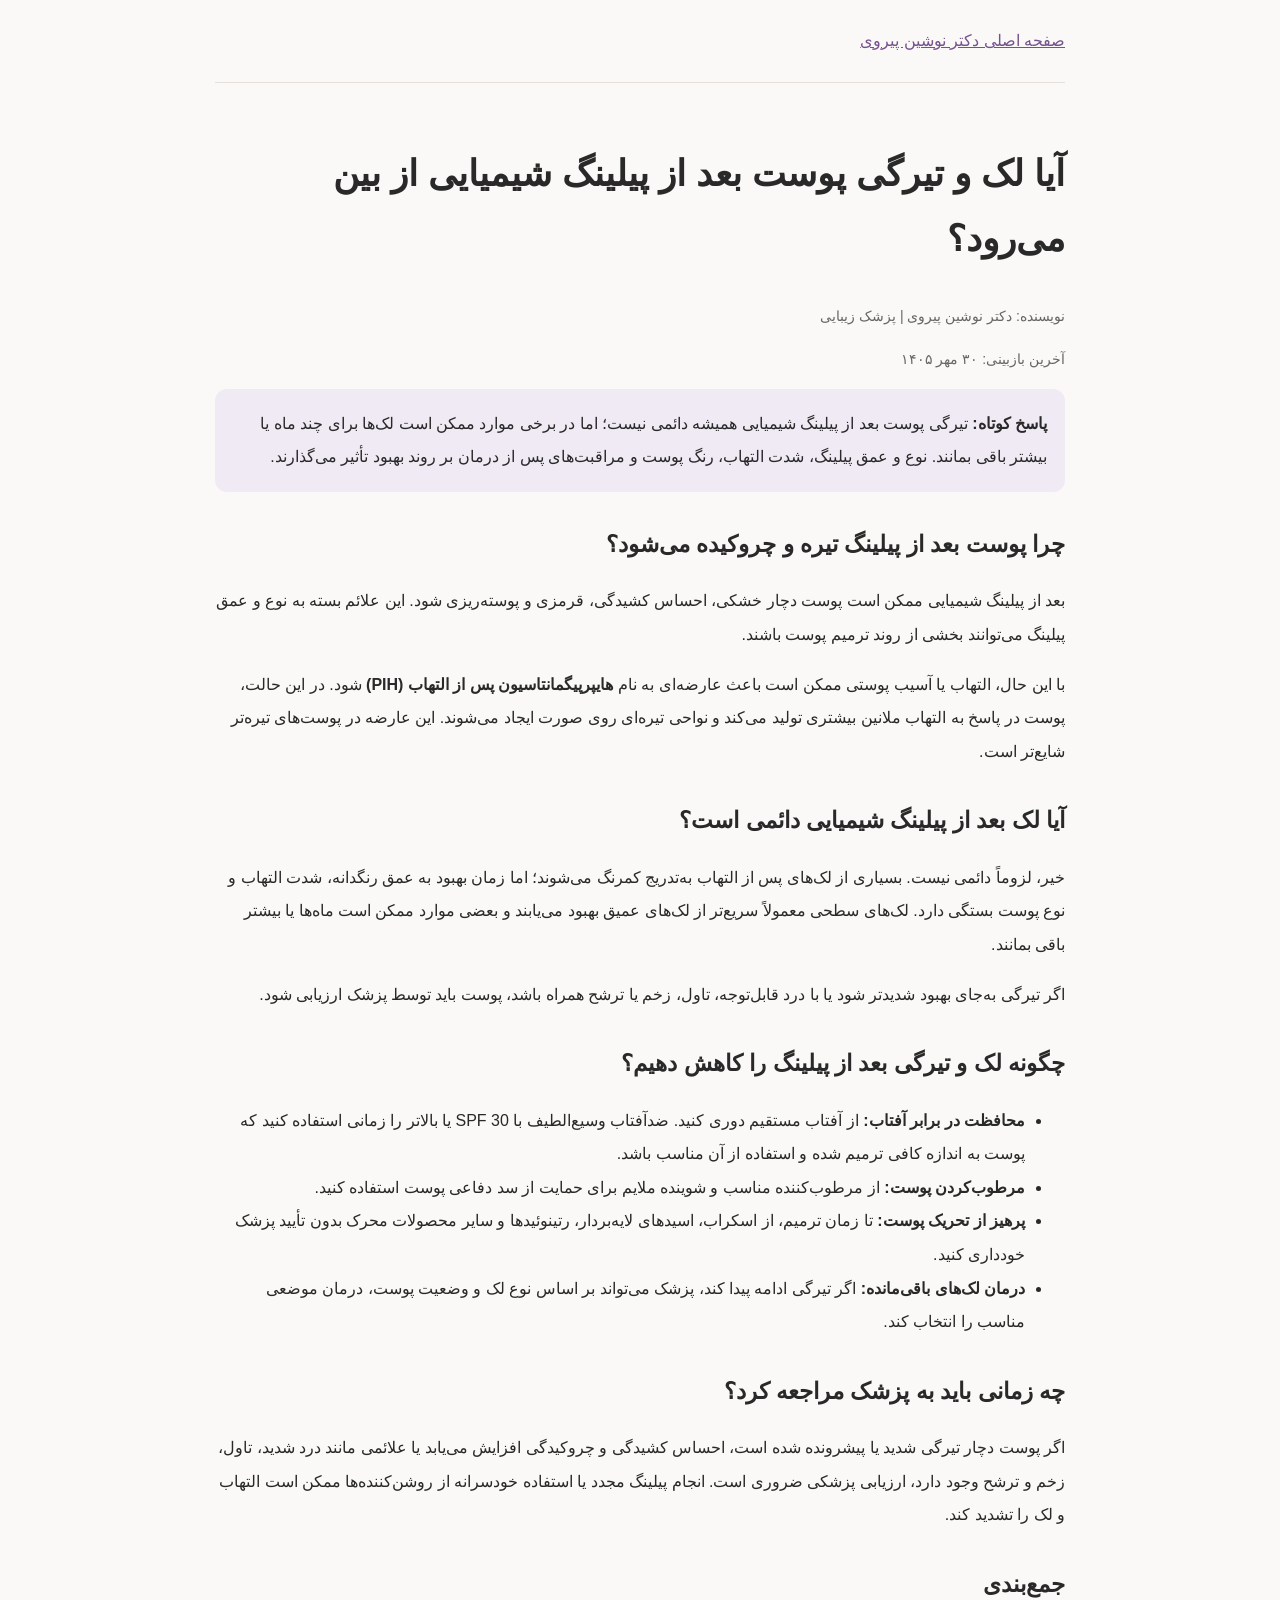
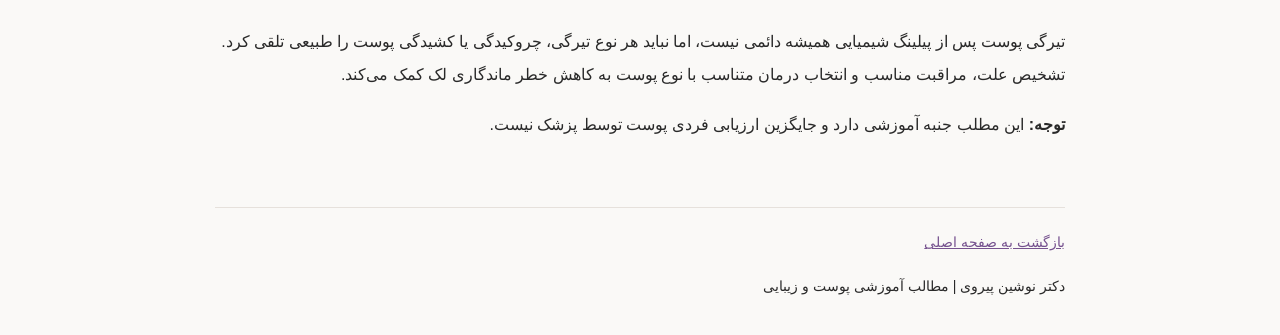
<file: chemical-peel-dark-spots.html>
<!DOCTYPE html>
<html lang="fa" dir="rtl">
<head>
  <meta charset="UTF-8">
  <meta name="viewport" content="width=device-width, initial-scale=1">

  <title>لک و تیرگی پوست بعد از پیلینگ شیمیایی؛ آیا دائمی است؟ | دکتر نوشین پیروی</title>

  <meta name="description" content="آیا لک و تیرگی پوست بعد از پیلینگ شیمیایی دائمی است؟ با علت تیرگی، مدت زمان بهبود و مراقبت‌های صحیح پس از پیلینگ آشنا شوید.">

  <meta name="robots" content="index, follow">

  <link rel="canonical" href="https://dr-noushin-payravi.github.io/chemical-peel-dark-spots.html">

  <meta property="og:type" content="article">
  <meta property="og:title" content="لک و تیرگی پوست بعد از پیلینگ شیمیایی">
  <meta property="og:description" content="علت تیرگی پوست بعد از پیلینگ، احتمال ماندگاری لک و روش‌های مراقبت از پوست را بخوانید.">
  <meta property="og:url" content="https://dr-noushin-payravi.github.io/chemical-peel-dark-spots.html">

  <style>
    * { box-sizing: border-box; }

    body {
      margin: 0;
      font-family: Tahoma, Arial, sans-serif;
      background: #faf9f7;
      color: #292929;
      line-height: 2.1;
    }

    header, main, footer {
      width: min(850px, 92%);
      margin: auto;
    }

    header {
      padding: 24px 0;
      border-bottom: 1px solid #e6e1dc;
    }

    header a, a {
      color: #76528f;
    }

    main {
      padding: 30px 0 50px;
    }

    h1 {
      font-size: clamp(26px, 5vw, 36px);
      line-height: 1.8;
    }

    h2 {
      margin-top: 32px;
      font-size: 23px;
      line-height: 1.8;
    }

    .intro {
      background: #f0eaf5;
      padding: 18px;
      border-radius: 12px;
    }

    .author, .updated {
      color: #666;
      font-size: 14px;
    }

    footer {
      border-top: 1px solid #e6e1dc;
      padding: 20px 0;
      font-size: 14px;
    }
  </style>

  <script type="application/ld+json">
  {
    "@context": "https://schema.org",
    "@type": "MedicalWebPage",
    "name": "لک و تیرگی پوست بعد از پیلینگ شیمیایی؛ آیا دائمی است؟",
    "description": "علت تیرگی پوست بعد از پیلینگ شیمیایی، احتمال ماندگاری لک و مراقبت‌های پس از درمان.",
    "url": "https://dr-noushin-payravi.github.io/chemical-peel-dark-spots.html",
    "inLanguage": "fa",
    "author": {
      "@type": "Person",
      "name": "دکتر نوشین پیروی"
    }
  }
  </script>
</head>

<body>
  <header>
    <a href="/">صفحه اصلی دکتر نوشین پیروی</a>
  </header>

  <main>
    <article>
      <h1>آیا لک و تیرگی پوست بعد از پیلینگ شیمیایی از بین می‌رود؟</h1>

      <p class="author">نویسنده: دکتر نوشین پیروی | پزشک زیبایی</p>

      <p class="updated">آخرین بازبینی: ۳۰ مهر ۱۴۰۵</p>

      <div class="intro">
        <strong>پاسخ کوتاه:</strong>
        تیرگی پوست بعد از پیلینگ شیمیایی همیشه دائمی نیست؛ اما در برخی موارد ممکن است لک‌ها برای چند ماه یا بیشتر باقی بمانند. نوع و عمق پیلینگ، شدت التهاب، رنگ پوست و مراقبت‌های پس از درمان بر روند بهبود تأثیر می‌گذارند.
      </div>

      <h2>چرا پوست بعد از پیلینگ تیره و چروکیده می‌شود؟</h2>

      <p>
        بعد از پیلینگ شیمیایی ممکن است پوست دچار خشکی، احساس کشیدگی، قرمزی و پوسته‌ریزی شود. این علائم بسته به نوع و عمق پیلینگ می‌توانند بخشی از روند ترمیم پوست باشند.
      </p>

      <p>
        با این حال، التهاب یا آسیب پوستی ممکن است باعث عارضه‌ای به نام
        <strong>هایپرپیگمانتاسیون پس از التهاب (PIH)</strong>
        شود. در این حالت، پوست در پاسخ به التهاب ملانین بیشتری تولید می‌کند و نواحی تیره‌ای روی صورت ایجاد می‌شوند. این عارضه در پوست‌های تیره‌تر شایع‌تر است.
      </p>

      <h2>آیا لک بعد از پیلینگ شیمیایی دائمی است؟</h2>

      <p>
        خیر، لزوماً دائمی نیست. بسیاری از لک‌های پس از التهاب به‌تدریج کمرنگ می‌شوند؛ اما زمان بهبود به عمق رنگدانه، شدت التهاب و نوع پوست بستگی دارد. لک‌های سطحی معمولاً سریع‌تر از لک‌های عمیق بهبود می‌یابند و بعضی موارد ممکن است ماه‌ها یا بیشتر باقی بمانند.
      </p>

      <p>
        اگر تیرگی به‌جای بهبود شدیدتر شود یا با درد قابل‌توجه، تاول، زخم یا ترشح همراه باشد، پوست باید توسط پزشک ارزیابی شود.
      </p>

      <h2>چگونه لک و تیرگی بعد از پیلینگ را کاهش دهیم؟</h2>

      <ul>
        <li>
          <strong>محافظت در برابر آفتاب:</strong>
          از آفتاب مستقیم دوری کنید. ضدآفتاب وسیع‌الطیف با SPF 30 یا بالاتر را زمانی استفاده کنید که پوست به اندازه کافی ترمیم شده و استفاده از آن مناسب باشد.
        </li>
        <li>
          <strong>مرطوب‌کردن پوست:</strong>
          از مرطوب‌کننده مناسب و شوینده ملایم برای حمایت از سد دفاعی پوست استفاده کنید.
        </li>
        <li>
          <strong>پرهیز از تحریک پوست:</strong>
          تا زمان ترمیم، از اسکراب، اسیدهای لایه‌بردار، رتینوئیدها و سایر محصولات محرک بدون تأیید پزشک خودداری کنید.
        </li>
        <li>
          <strong>درمان لک‌های باقی‌مانده:</strong>
          اگر تیرگی ادامه پیدا کند، پزشک می‌تواند بر اساس نوع لک و وضعیت پوست، درمان موضعی مناسب را انتخاب کند.
        </li>
      </ul>

      <h2>چه زمانی باید به پزشک مراجعه کرد؟</h2>

      <p>
        اگر پوست دچار تیرگی شدید یا پیشرونده شده است، احساس کشیدگی و چروکیدگی افزایش می‌یابد یا علائمی مانند درد شدید، تاول، زخم و ترشح وجود دارد، ارزیابی پزشکی ضروری است. انجام پیلینگ مجدد یا استفاده خودسرانه از روشن‌کننده‌ها ممکن است التهاب و لک را تشدید کند.
      </p>

      <h2>جمع‌بندی</h2>

      <p>
        تیرگی پوست پس از پیلینگ شیمیایی همیشه دائمی نیست، اما نباید هر نوع تیرگی، چروکیدگی یا کشیدگی پوست را طبیعی تلقی کرد. تشخیص علت، مراقبت مناسب و انتخاب درمان متناسب با نوع پوست به کاهش خطر ماندگاری لک کمک می‌کند.
      </p>

      <p>
        <strong>توجه:</strong>
        این مطلب جنبه آموزشی دارد و جایگزین ارزیابی فردی پوست توسط پزشک نیست.
      </p>
    </article>
  </main>

  <footer>
    <a href="/">بازگشت به صفحه اصلی</a>
    <p>دکتر نوشین پیروی | مطالب آموزشی پوست و زیبایی</p>
  </footer>
</body>
</html>
</file>
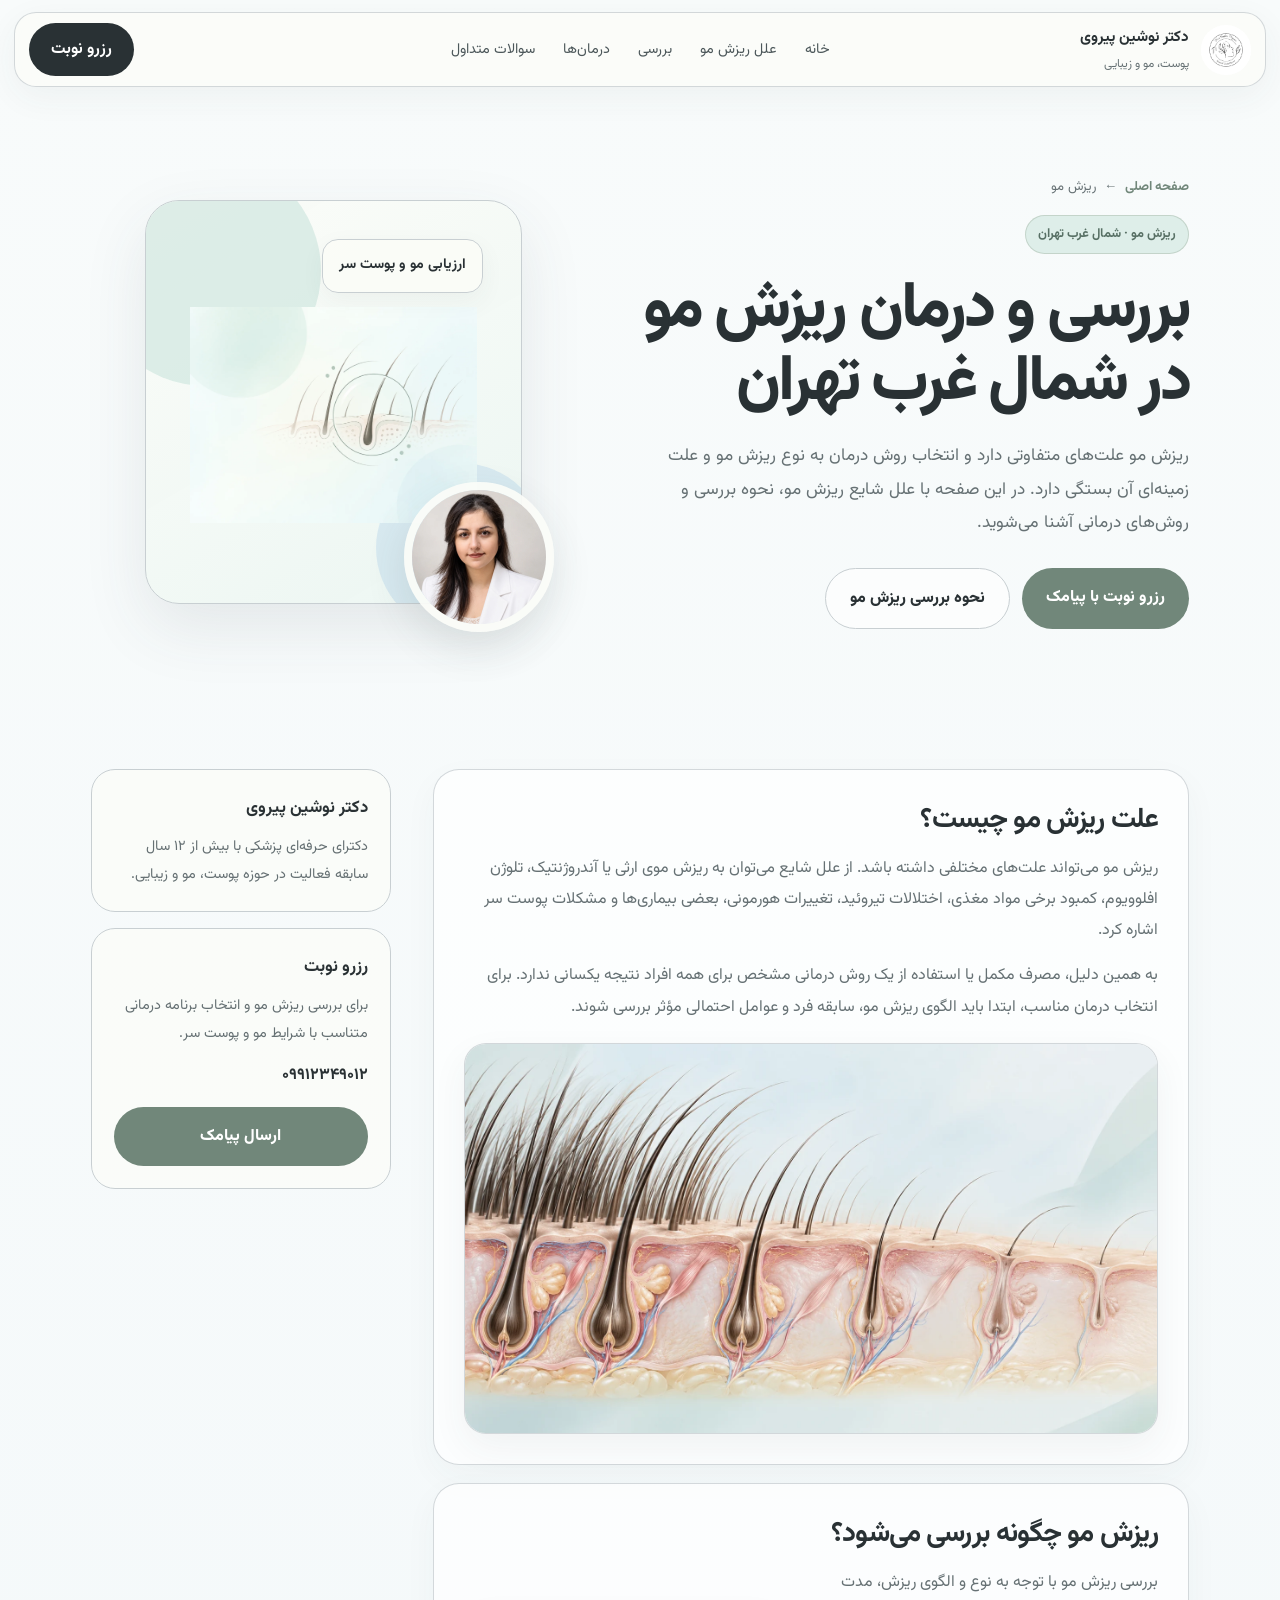
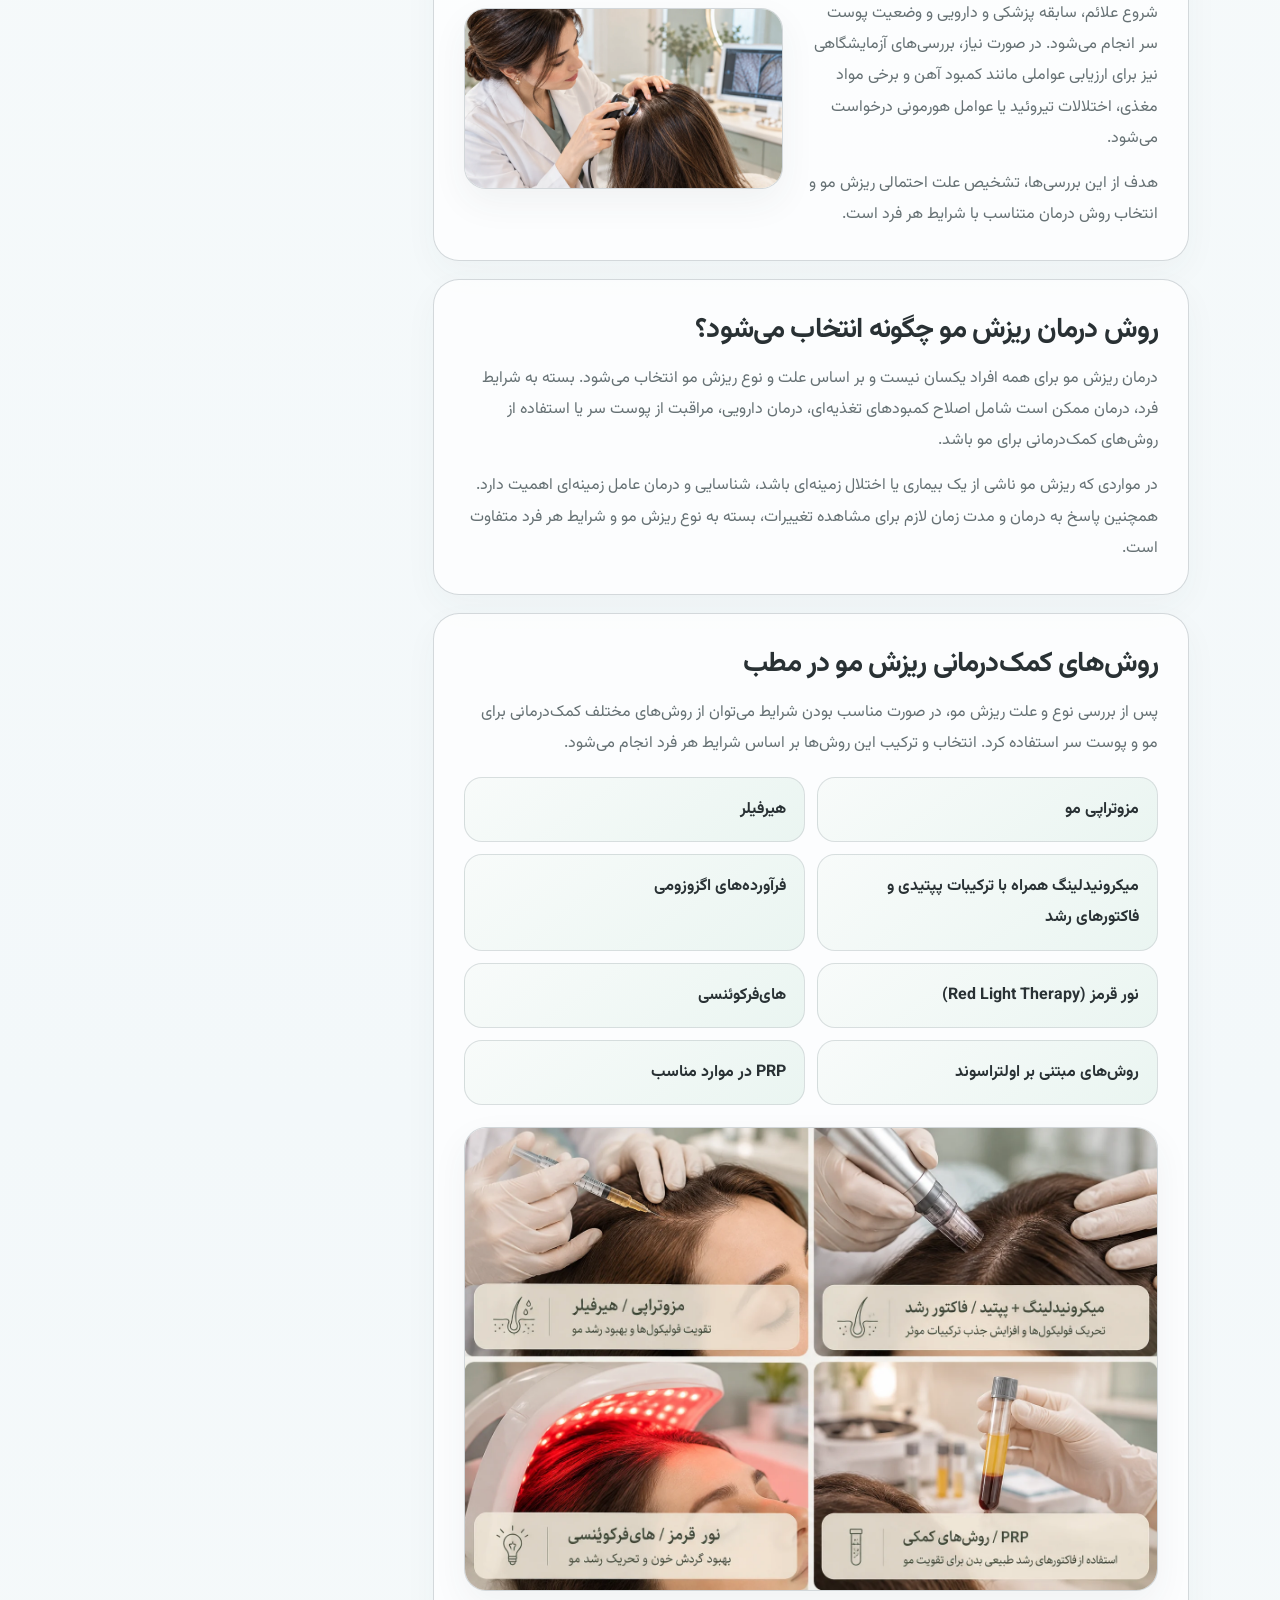
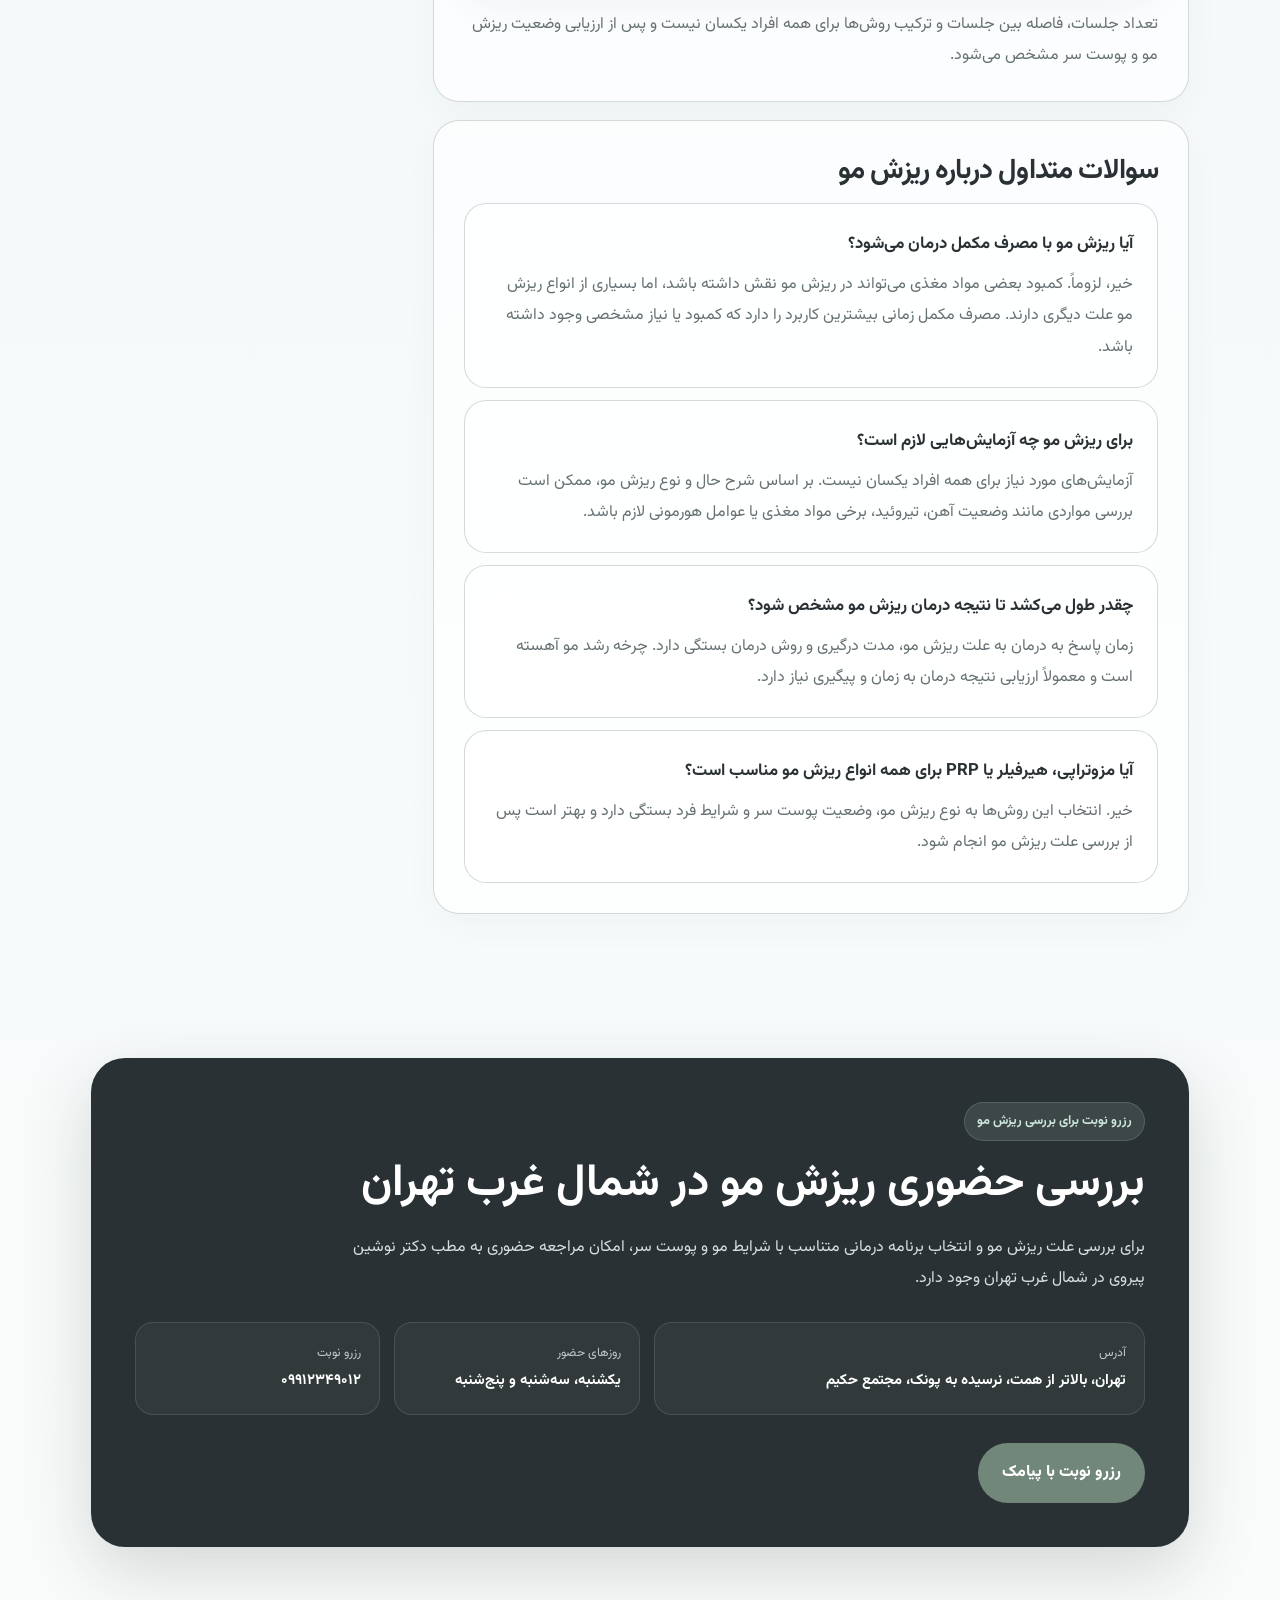
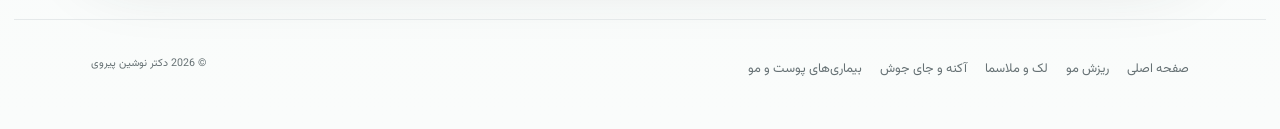
<file: hair-loss.html>
<!DOCTYPE html>

<html dir="rtl" lang="fa">
<head>
<meta charset="utf-8"/>
<meta content="width=device-width,initial-scale=1" name="viewport"/>
<title>بررسی و درمان ریزش مو در شمال غرب تهران | دکتر نوشین پیروی</title>
<meta content="بررسی علل ریزش مو، نحوه ارزیابی و روش‌های درمانی ریزش مو در مطب دکتر نوشین پیروی در شمال غرب تهران." name="description"/>
<link href="https://fonts.googleapis.com" rel="preconnect"/>
<link crossorigin="" href="https://fonts.gstatic.com" rel="preconnect"/>
<link href="https://fonts.googleapis.com/css2?family=Vazirmatn:wght@300;400;500;600;700;800&amp;display=swap" rel="stylesheet"/>
<style>
:root {
 --bg:#F3F8FA;--ivory:#FBFBF6;--sage:#A7B9AA;--mint:#CBE6DD;--char:#293134;
 --silver:#C8CFD2;--muted:#667174;--deep:#71877A;--white:#fff;
}
*{box-sizing:border-box}
html{scroll-behavior:smooth}
body{margin:0;background:linear-gradient(180deg,#F8FBFB 0%,var(--bg) 55%,#FAFCFB 100%);color:var(--char);
font-family:"Vazirmatn",Tahoma,Arial,sans-serif;line-height:1.95}
a{text-decoration:none;color:inherit}
.wrap{width:min(1380px,calc(100% - 28px));margin:auto}
header{position:sticky;top:12px;z-index:20;margin-top:12px;padding:10px 14px;border:1px solid rgba(200,207,210,.8);
border-radius:22px;background:rgba(251,252,249,.88);backdrop-filter:blur(16px);display:grid;grid-template-columns:1fr auto 1fr;align-items:center}
.brand{display:flex;align-items:center;gap:12px;justify-self:start}
.brand img{width:50px;height:50px;object-fit:contain;border-radius:50%;background:#fff}
.brand strong{display:block;font-size:.95rem} .brand span{display:block;color:var(--muted);font-size:.74rem}
nav{display:flex;gap:28px;font-size:.9rem;color:#4d585b}
nav a:hover{color:var(--deep)}
.cta{justify-self:end;background:var(--char);color:#fff;padding:11px 22px;border-radius:999px;font-weight:700}

.hero{padding:74px 6vw 54px;display:grid;grid-template-columns:1.1fr .9fr;gap:68px;align-items:center;min-height:610px}
.kicker{display:inline-block;padding:6px 12px;border-radius:999px;background:rgba(203,230,221,.58);border:1px solid rgba(167,185,170,.5);
color:#587065;font-size:.8rem;font-weight:700}
h1{font-size:clamp(2.8rem,5vw,5.2rem);line-height:1.15;letter-spacing:-.045em;margin:20px 0 18px;font-weight:800}
.lead{font-size:1.08rem;color:var(--muted);max-width:760px;margin:0}
.hero-actions{display:flex;gap:12px;flex-wrap:wrap;margin-top:28px}
.btn{padding:14px 24px;border-radius:999px;font-weight:800;display:inline-block}
.primary{background:var(--deep);color:#fff}
.secondary{background:rgba(255,255,255,.62);border:1px solid var(--silver)}

.hero-art{position:relative;min-height:460px}
.art-card{position:absolute;inset:28px 32px 28px 54px;border-radius:34px;border:1px solid var(--silver);
background:linear-gradient(150deg,rgba(251,252,248,.95),rgba(232,243,239,.94));box-shadow:0 24px 64px rgba(55,72,74,.1);overflow:hidden}
.art-card:before{content:"";position:absolute;width:230px;height:230px;border-radius:50%;background:rgba(203,230,221,.62);left:-55px;top:-45px}
.art-card:after{content:"";position:absolute;width:170px;height:170px;border-radius:50%;background:rgba(207,228,239,.72);right:-25px;bottom:-30px}
.hair-lines{position:absolute;inset:70px 70px 70px 80px;color:rgba(113,135,122,.72)}
.hero-photo{position:absolute;right:0;bottom:0;width:150px;height:150px;border-radius:50%;overflow:hidden;border:8px solid rgba(251,252,248,.92);box-shadow:0 16px 40px rgba(58,75,77,.12)}
.hero-photo img{width:100%;height:100%;object-fit:cover;object-position:center 15%}
.art-label{position:absolute;right:38px;top:38px;background:rgba(251,252,248,.88);border:1px solid var(--silver);padding:12px 16px;border-radius:16px;font-weight:700;font-size:.88rem;z-index:2}
.hero-illustration{position:absolute;inset:68px 44px 42px 44px;width:calc(100% - 88px);height:calc(100% - 110px);object-fit:contain;object-position:center;z-index:1;pointer-events:none}

main section{padding:72px 6vw}
.content-grid{display:grid;grid-template-columns:minmax(0,1fr) 300px;gap:42px;align-items:start}
.article{display:flex;flex-direction:column;gap:18px}
.block{padding:30px;border:1px solid rgba(200,207,210,.8);border-radius:26px;background:rgba(255,255,255,.7);box-shadow:0 12px 34px rgba(59,74,76,.04)}
.block h2{font-size:1.75rem;line-height:1.45;margin:0 0 12px;letter-spacing:-.03em}
.block p{margin:0;color:var(--muted)}
.block p+p{margin-top:14px}
.treatment-list{display:grid;grid-template-columns:repeat(2,1fr);gap:12px;margin-top:18px}
.treatment-item{padding:16px 18px;border-radius:18px;background:linear-gradient(145deg,#F8FBFA,#EAF5F1);border:1px solid rgba(200,207,210,.65);font-weight:700}
.sidebar{position:sticky;top:105px;display:flex;flex-direction:column;gap:16px}
.side-card{padding:22px;border-radius:24px;border:1px solid var(--silver);background:rgba(251,252,248,.86)}
.side-card h3{margin:0 0 8px;font-size:1.05rem}
.side-card p{margin:0;color:var(--muted);font-size:.9rem}
.side-card strong{display:block;margin-top:12px}
.side-card .btn{display:block;text-align:center;margin-top:16px}

.faq{display:flex;flex-direction:column;gap:12px}
.faq-item{padding:24px;border-radius:22px;border:1px solid rgba(200,207,210,.78);background:rgba(255,255,255,.72)}
.faq-item h3{margin:0 0 8px;font-size:1.05rem}
.faq-item p{margin:0;color:var(--muted)}

.contact{background:var(--char);color:#fff;border-radius:34px;padding:44px;box-shadow:0 24px 70px rgba(40,48,51,.18)}
.contact .kicker{background:rgba(203,230,221,.12);border-color:rgba(203,230,221,.16);color:var(--mint)}
.contact h2{font-size:clamp(2rem,3.5vw,3rem);line-height:1.4;margin:12px 0}
.contact p{color:#d8dfe1;max-width:820px}
.contact-grid{display:grid;grid-template-columns:2fr 1fr 1fr;gap:14px;margin:28px 0}
.contact-grid div{padding:18px;border-radius:18px;border:1px solid rgba(255,255,255,.12);background:rgba(255,255,255,.04)}
.contact-grid span{display:block;color:#c0c9ca;font-size:.77rem} .contact-grid strong{font-size:.92rem}
footer{display:flex;justify-content:space-between;gap:20px;padding:34px 6vw 44px;border-top:1px solid #e5e9ea;color:var(--muted);font-size:.8rem}


.section-image{
  width:100%;
  margin-top:20px;
  border-radius:22px;
  overflow:hidden;
  border:1px solid rgba(200,207,210,.8);
  background:#fff;
  box-shadow:0 14px 36px rgba(59,74,76,.06);
}
.section-image img{
  width:100%;
  height:auto;
  display:block;
}
.assessment-layout{
  display:grid;
  grid-template-columns:1.05fr .95fr;
  gap:22px;
  align-items:center;
}
.assessment-layout .section-image{
  margin-top:0;
}
.treatment-visual{
  margin-top:22px;
}
@media(max-width:850px){
  .assessment-layout{grid-template-columns:1fr}
}

@media(max-width:1050px){
 header{grid-template-columns:1fr auto} nav{display:none}
 .hero{grid-template-columns:1fr;gap:34px} .content-grid{grid-template-columns:1fr}
 .sidebar{position:static;display:grid;grid-template-columns:repeat(2,1fr)}
}
@media(max-width:720px){
 .wrap{width:calc(100% - 16px)} header{top:7px;border-radius:18px} .brand span{display:none}
 .cta{padding:10px 14px;font-size:.8rem} .hero{padding:48px 18px 36px;min-height:auto}
 h1{font-size:clamp(2.6rem,12vw,4rem)} .hero-art{min-height:360px} .art-card{inset:20px 0 20px 24px}
 .hero-photo{width:120px;height:120px}
.hero-illustration{inset:72px 26px 30px 26px;width:calc(100% - 52px);height:calc(100% - 102px)}
 main section{padding:54px 18px} .block{padding:22px} .treatment-list{grid-template-columns:1fr}
 .sidebar{grid-template-columns:1fr} .contact{padding:28px 22px} .contact-grid{grid-template-columns:1fr}
 footer{flex-direction:column;padding:28px 18px 38px}
}

/* Final-site assembly */
.site-footer-links{
  display:flex;
  flex-wrap:wrap;
  gap:10px 18px;
  align-items:center;
}
.site-footer-links a{
  color:inherit;
  text-decoration:none;
}
.site-footer-links a:hover{color:var(--deep)}
.breadcrumb{
  display:flex;
  align-items:center;
  gap:8px;
  margin-bottom:14px;
  color:var(--muted);
  font-size:.82rem;
}
.breadcrumb a{color:var(--deep);font-weight:700}
@media(max-width:720px){
  .site-footer-links{gap:8px 14px}
}
</style>
<meta content="index, follow" name="robots"/><meta content="#F3F8FA" name="theme-color"/><link href="assets/logo.png" rel="icon" type="image/png"/><script type="application/ld+json">{"@context": "https://schema.org", "@type": "MedicalClinic", "name": "مطب دکتر نوشین پیروی", "telephone": "+989912349012", "description": "خدمات پوست، مو و زیبایی در شمال غرب تهران", "address": {"@type": "PostalAddress", "addressLocality": "تهران", "streetAddress": "بالاتر از همت، نرسیده به پونک، مجتمع حکیم", "addressCountry": "IR"}, "areaServed": "شمال غرب تهران", "employee": {"@type": "Person", "name": "دکتر نوشین پیروی", "jobTitle": "پزشک"}, "openingHoursSpecification": [{"@type": "OpeningHoursSpecification", "dayOfWeek": "Sunday"}, {"@type": "OpeningHoursSpecification", "dayOfWeek": "Tuesday"}, {"@type": "OpeningHoursSpecification", "dayOfWeek": "Thursday"}], "url": "https://dr-noushin-payravi.github.io/", "image": "https://dr-noushin-payravi.github.io/assets/logo.png", "@id": "https://dr-noushin-payravi.github.io/#clinic"}</script><link href="polish.css" rel="stylesheet"/><link href="https://dr-noushin-payravi.github.io/hair-loss.html" rel="canonical"/><meta content="website" property="og:type"/><meta content="fa_IR" property="og:locale"/><meta content="دکتر نوشین پیروی" property="og:site_name"/><meta content="بررسی و درمان ریزش مو در شمال غرب تهران | دکتر نوشین پیروی" property="og:title"/><meta content="بررسی علل ریزش مو، نحوه ارزیابی و روش‌های درمانی ریزش مو در مطب دکتر نوشین پیروی در شمال غرب تهران." property="og:description"/><meta content="https://dr-noushin-payravi.github.io/hair-loss.html" property="og:url"/><meta content="https://dr-noushin-payravi.github.io/assets/service-hero-hair-loss.webp" property="og:image"/><meta content="دکتر نوشین پیروی - پوست، مو و زیبایی" property="og:image:alt"/><meta content="summary_large_image" name="twitter:card"/><meta content="بررسی و درمان ریزش مو در شمال غرب تهران | دکتر نوشین پیروی" name="twitter:title"/><meta content="بررسی علل ریزش مو، نحوه ارزیابی و روش‌های درمانی ریزش مو در مطب دکتر نوشین پیروی در شمال غرب تهران." name="twitter:description"/><meta content="https://dr-noushin-payravi.github.io/assets/service-hero-hair-loss.webp" name="twitter:image"/><script type="application/ld+json">{"@context": "https://schema.org", "@type": "WebPage", "@id": "https://dr-noushin-payravi.github.io/hair-loss.html#webpage", "url": "https://dr-noushin-payravi.github.io/hair-loss.html", "name": "بررسی و درمان ریزش مو در شمال غرب تهران | دکتر نوشین پیروی", "description": "بررسی علل ریزش مو، نحوه ارزیابی و روش‌های درمانی ریزش مو در مطب دکتر نوشین پیروی در شمال غرب تهران.", "inLanguage": "fa-IR", "isPartOf": {"@type": "WebSite", "@id": "https://dr-noushin-payravi.github.io/#website", "url": "https://dr-noushin-payravi.github.io/", "name": "دکتر نوشین پیروی"}, "about": {"@id": "https://dr-noushin-payravi.github.io/#clinic"}}</script></head>
<body><a class="skip-link" href="#main-content">رفتن به محتوای اصلی</a>
<div class="wrap">
<header>
<a class="brand" href="index.html">
<img alt="لوگوی دکتر نوشین پیروی" decoding="async" height="1080" loading="eager" src="assets/logo.png" width="1080"/>
<div><strong>دکتر نوشین پیروی</strong><span>پوست، مو و زیبایی</span></div>
</a>
<nav aria-label="ناوبری اصلی"><a href="index.html">خانه</a>
<a href="#causes">علل ریزش مو</a>
<a href="#assessment">بررسی</a>
<a href="#treatments">درمان‌ها</a>
<a href="#faq">سوالات متداول</a>
</nav>
<details class="mobile-menu"><summary>منو</summary><div class="mobile-menu-panel"><a href="index.html">خانه</a><a aria-current="page" href="hair-loss.html">ریزش مو</a><a href="pigmentation.html">لک و ملاسما</a><a href="acne.html">آکنه و جای جوش</a><a href="skin-diseases.html">بیماری‌های پوست و مو</a><a href="index.html#contact">تماس و نوبت</a></div></details><a class="cta" href="sms:09912349012">رزرو نوبت</a>
</header>
<main id="main-content">
<section class="hero">
<div><div class="breadcrumb"><a href="index.html">صفحه اصلی</a><span>←</span><span>ریزش مو</span></div>
<div class="kicker">ریزش مو · شمال غرب تهران</div>
<h1>بررسی و درمان ریزش مو در شمال غرب تهران</h1>
<p class="lead">
      ریزش مو علت‌های متفاوتی دارد و انتخاب روش درمان به نوع ریزش مو و علت زمینه‌ای آن بستگی دارد.
      در این صفحه با علل شایع ریزش مو، نحوه بررسی و روش‌های درمانی آشنا می‌شوید.
    </p>
<div class="hero-actions">
<a class="btn primary" href="sms:09912349012">رزرو نوبت با پیامک</a>
<a class="btn secondary" href="#assessment">نحوه بررسی ریزش مو</a>
</div>
</div>
<div aria-hidden="true" class="hero-art">
<div class="art-card">
<div class="art-label">ارزیابی مو و پوست سر</div>
<img alt="" class="hero-illustration" decoding="async" fetchpriority="high" height="1086" loading="eager" src="assets/service-hero-hair-loss.webp" width="1448"/>
</div>
<div class="hero-photo"><img alt="" decoding="async" fetchpriority="high" height="1128" loading="eager" src="assets/doctor-portrait.webp" width="1072"/></div>
</div>
</section>
<section>
<div class="content-grid">
<article class="article">
<div class="block" id="causes">
<h2>علت ریزش مو چیست؟</h2>
<p>
          ریزش مو می‌تواند علت‌های مختلفی داشته باشد. از علل شایع می‌توان به ریزش موی ارثی یا آندروژنتیک،
          تلوژن افلوویوم، کمبود برخی مواد مغذی، اختلالات تیروئید، تغییرات هورمونی، بعضی بیماری‌ها و مشکلات پوست سر اشاره کرد.
        </p>
<p>
          به همین دلیل، مصرف مکمل یا استفاده از یک روش درمانی مشخص برای همه افراد نتیجه یکسانی ندارد.
          برای انتخاب درمان مناسب، ابتدا باید الگوی ریزش مو، سابقه فرد و عوامل احتمالی مؤثر بررسی شوند.
        </p>
<div class="section-image">
<img alt="تصویر آموزشی ساختار فولیکول مو و کاهش تراکم مو" decoding="async" height="900" loading="lazy" src="assets/hair-loss-causes.webp" width="1600"/>
</div>
</div>
<div class="block" id="assessment">
<h2>ریزش مو چگونه بررسی می‌شود؟</h2>
<div class="assessment-layout">
<div>
<p>
              بررسی ریزش مو با توجه به نوع و الگوی ریزش، مدت شروع علائم، سابقه پزشکی و دارویی و وضعیت پوست سر انجام می‌شود.
              در صورت نیاز، بررسی‌های آزمایشگاهی نیز برای ارزیابی عواملی مانند کمبود آهن و برخی مواد مغذی،
              اختلالات تیروئید یا عوامل هورمونی درخواست می‌شود.
            </p>
<p>
              هدف از این بررسی‌ها، تشخیص علت احتمالی ریزش مو و انتخاب روش درمان متناسب با شرایط هر فرد است.
            </p>
</div>
<div class="section-image">
<img alt="بررسی و ارزیابی پوست سر و مو" decoding="async" height="900" loading="lazy" src="assets/hair-loss-assessment.webp" width="1600"/>
</div>
</div>
</div>
<div class="block">
<h2>روش درمان ریزش مو چگونه انتخاب می‌شود؟</h2>
<p>
          درمان ریزش مو برای همه افراد یکسان نیست و بر اساس علت و نوع ریزش مو انتخاب می‌شود.
          بسته به شرایط فرد، درمان ممکن است شامل اصلاح کمبودهای تغذیه‌ای، درمان دارویی،
          مراقبت از پوست سر یا استفاده از روش‌های کمک‌درمانی برای مو باشد.
        </p>
<p>
          در مواردی که ریزش مو ناشی از یک بیماری یا اختلال زمینه‌ای باشد، شناسایی و درمان عامل زمینه‌ای اهمیت دارد.
          همچنین پاسخ به درمان و مدت زمان لازم برای مشاهده تغییرات، بسته به نوع ریزش مو و شرایط هر فرد متفاوت است.
        </p>
</div>
<div class="block" id="treatments">
<h2>روش‌های کمک‌درمانی ریزش مو در مطب</h2>
<p>
          پس از بررسی نوع و علت ریزش مو، در صورت مناسب بودن شرایط می‌توان از روش‌های مختلف کمک‌درمانی برای مو و پوست سر استفاده کرد.
          انتخاب و ترکیب این روش‌ها بر اساس شرایط هر فرد انجام می‌شود.
        </p>
<div class="treatment-list">
<div class="treatment-item">مزوتراپی مو</div>
<div class="treatment-item">هیرفیلر</div>
<div class="treatment-item">میکرونیدلینگ همراه با ترکیبات پپتیدی و فاکتورهای رشد</div>
<div class="treatment-item">فرآورده‌های اگزوزومی</div>
<div class="treatment-item">نور قرمز (Red Light Therapy)</div>
<div class="treatment-item">های‌فرکوئنسی</div>
<div class="treatment-item">روش‌های مبتنی بر اولتراسوند</div>
<div class="treatment-item">PRP در موارد مناسب</div>
</div>
<div class="section-image treatment-visual">
<img alt="روش‌های کمک‌درمانی ریزش مو شامل مزوتراپی، میکرونیدلینگ، نور قرمز و PRP" decoding="async" height="1024" loading="lazy" src="assets/hair-loss-treatments.webp" width="1536"/>
</div>
<p style="margin-top:18px">
          تعداد جلسات، فاصله بین جلسات و ترکیب روش‌ها برای همه افراد یکسان نیست و پس از ارزیابی وضعیت ریزش مو و پوست سر مشخص می‌شود.
        </p>
</div>
<div class="block" id="faq">
<h2>سوالات متداول درباره ریزش مو</h2>
<div class="faq">
<div class="faq-item">
<h3>آیا ریزش مو با مصرف مکمل درمان می‌شود؟</h3>
<p>خیر، لزوماً. کمبود بعضی مواد مغذی می‌تواند در ریزش مو نقش داشته باشد، اما بسیاری از انواع ریزش مو علت دیگری دارند. مصرف مکمل زمانی بیشترین کاربرد را دارد که کمبود یا نیاز مشخصی وجود داشته باشد.</p>
</div>
<div class="faq-item">
<h3>برای ریزش مو چه آزمایش‌هایی لازم است؟</h3>
<p>آزمایش‌های مورد نیاز برای همه افراد یکسان نیست. بر اساس شرح حال و نوع ریزش مو، ممکن است بررسی مواردی مانند وضعیت آهن، تیروئید، برخی مواد مغذی یا عوامل هورمونی لازم باشد.</p>
</div>
<div class="faq-item">
<h3>چقدر طول می‌کشد تا نتیجه درمان ریزش مو مشخص شود؟</h3>
<p>زمان پاسخ به درمان به علت ریزش مو، مدت درگیری و روش درمان بستگی دارد. چرخه رشد مو آهسته است و معمولاً ارزیابی نتیجه درمان به زمان و پیگیری نیاز دارد.</p>
</div>
<div class="faq-item">
<h3>آیا مزوتراپی، هیرفیلر یا PRP برای همه انواع ریزش مو مناسب است؟</h3>
<p>خیر. انتخاب این روش‌ها به نوع ریزش مو، وضعیت پوست سر و شرایط فرد بستگی دارد و بهتر است پس از بررسی علت ریزش مو انجام شود.</p>
</div>
</div>
</div>
</article>
<aside class="sidebar">
<div class="side-card">
<h3>دکتر نوشین پیروی</h3>
<p>دکترای حرفه‌ای پزشکی با بیش از ۱۲ سال سابقه فعالیت در حوزه پوست، مو و زیبایی.</p>
</div>
<div class="side-card">
<h3>رزرو نوبت</h3>
<p>برای بررسی ریزش مو و انتخاب برنامه درمانی متناسب با شرایط مو و پوست سر.</p>
<strong>۰۹۹۱۲۳۴۹۰۱۲</strong>
<a class="btn primary" href="sms:09912349012">ارسال پیامک</a>
</div>
</aside>
</div>
</section>
<section>
<div class="contact">
<div class="kicker">رزرو نوبت برای بررسی ریزش مو</div>
<h2>بررسی حضوری ریزش مو در شمال غرب تهران</h2>
<p>
      برای بررسی علت ریزش مو و انتخاب برنامه درمانی متناسب با شرایط مو و پوست سر،
      امکان مراجعه حضوری به مطب دکتر نوشین پیروی در شمال غرب تهران وجود دارد.
    </p>
<div class="contact-grid">
<div><span>آدرس</span><strong>تهران، بالاتر از همت، نرسیده به پونک، مجتمع حکیم</strong></div>
<div><span>روزهای حضور</span><strong>یکشنبه، سه‌شنبه و پنج‌شنبه</strong></div>
<div><span>رزرو نوبت</span><strong>۰۹۹۱۲۳۴۹۰۱۲</strong></div>
</div>
<a class="btn primary" href="sms:09912349012">رزرو نوبت با پیامک</a>
</div>
</section>
</main>
<footer>
<div class="site-footer-links">
<a href="index.html">صفحه اصلی</a>
<a aria-current="page" href="hair-loss.html">ریزش مو</a>
<a href="pigmentation.html">لک و ملاسما</a>
<a href="acne.html">آکنه و جای جوش</a>
<a href="skin-diseases.html">بیماری‌های پوست و مو</a>
</div>
<small>© 2026 دکتر نوشین پیروی</small>
</footer>
</div>
</body>
</html>
</file>
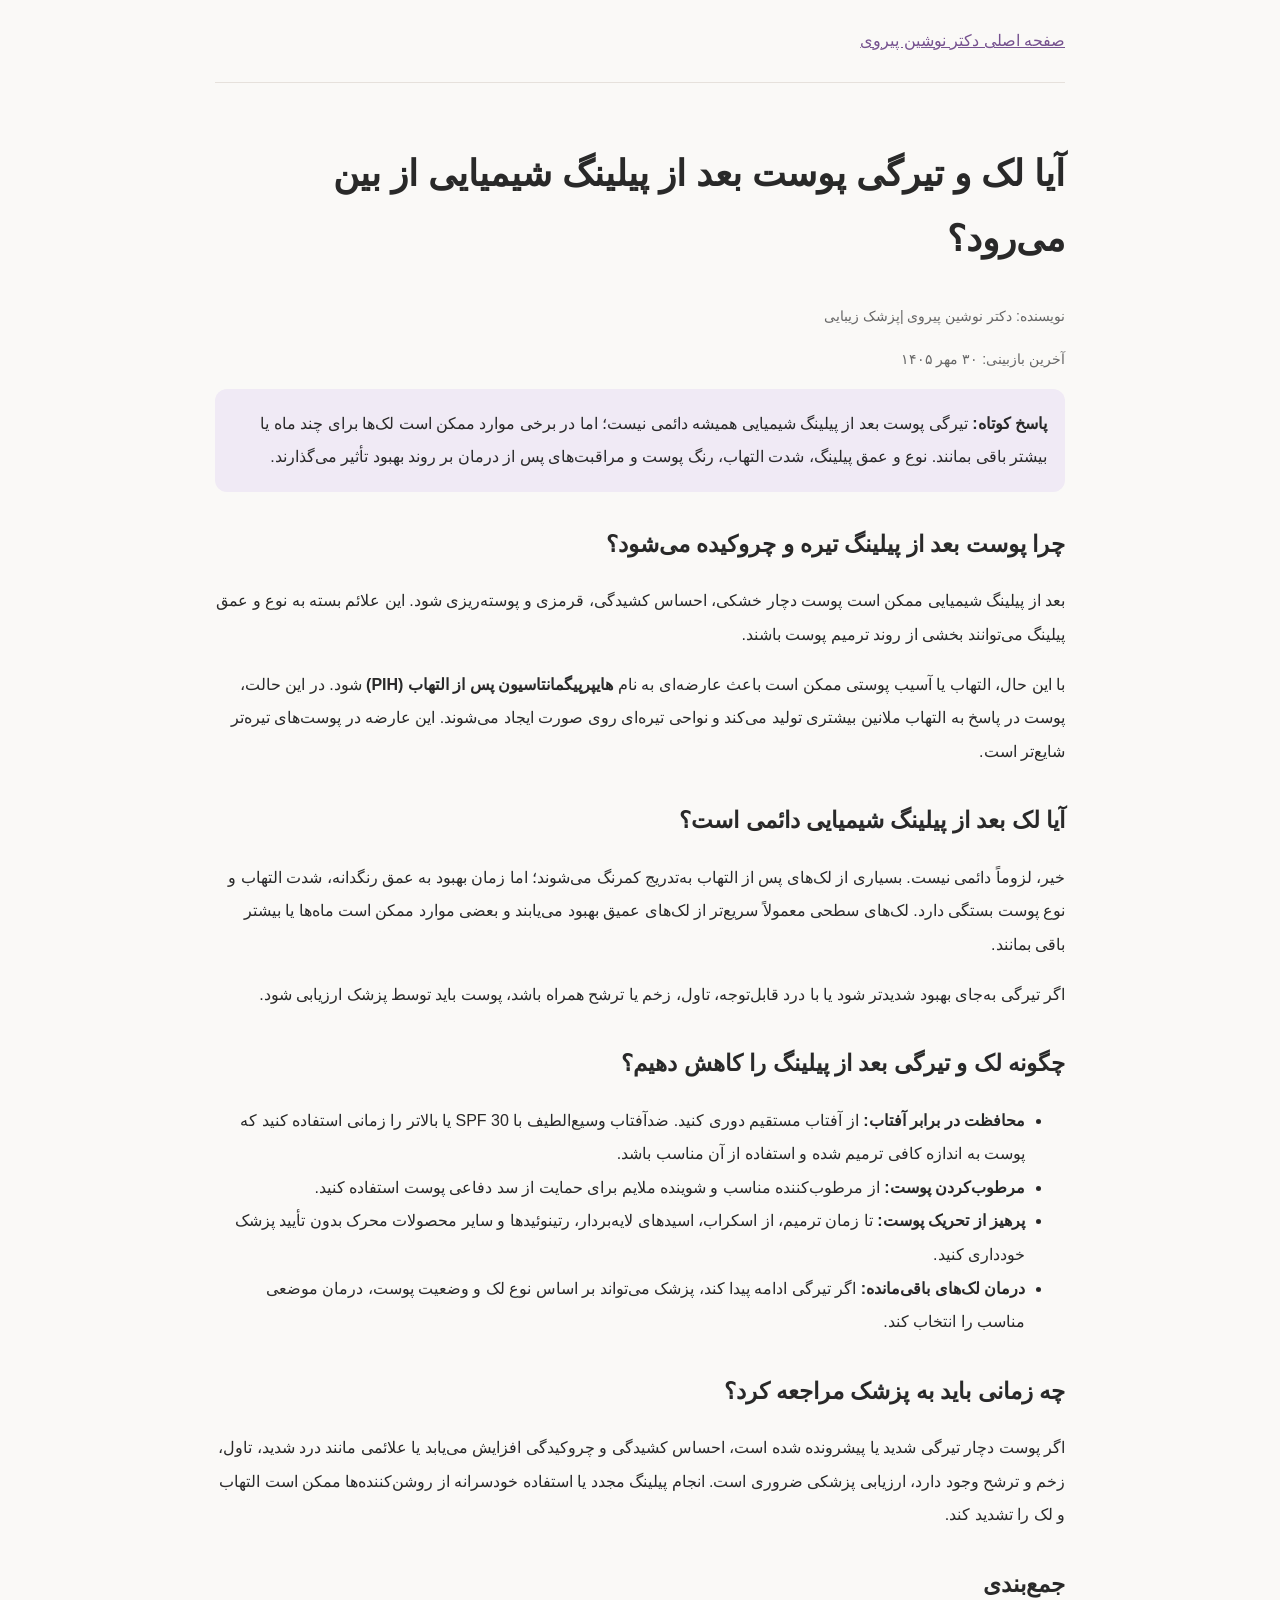
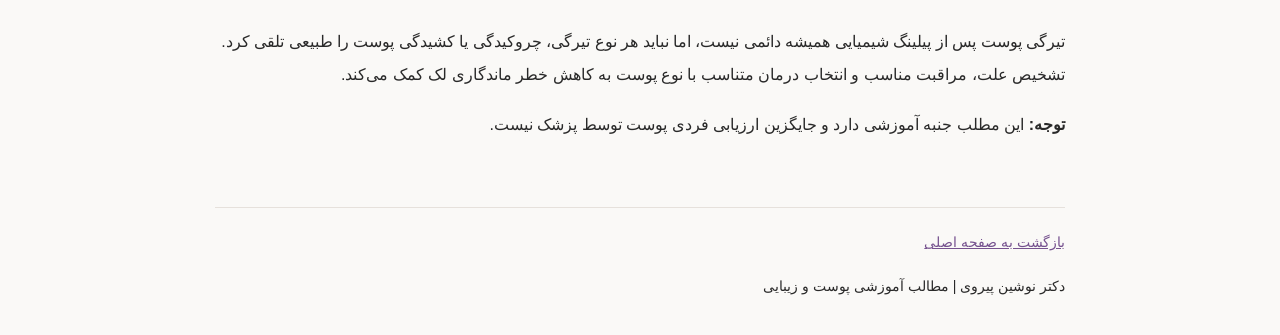
<file: hemical-peel-dark-spots.html>
<!DOCTYPE html>
<html lang="fa" dir="rtl">
<head>
  <meta charset="UTF-8">
  <meta name="viewport" content="width=device-width, initial-scale=1">

  <title>لک و تیرگی پوست بعد از پیلینگ شیمیایی؛ آیا دائمی است؟ | دکتر نوشین پیروی</title>

  <meta name="description" content="آیا لک و تیرگی پوست بعد از پیلینگ شیمیایی دائمی است؟ با علت تیرگی، مدت زمان بهبود و مراقبت‌های صحیح پس از پیلینگ آشنا شوید.">

  <meta name="robots" content="index, follow">

  <link rel="canonical" href="https://dr-noushin-payravi.github.io/chemical-peel-dark-spots.html">

  <meta property="og:type" content="article">
  <meta property="og:title" content="لک و تیرگی پوست بعد از پیلینگ شیمیایی">
  <meta property="og:description" content="علت تیرگی پوست بعد از پیلینگ، احتمال ماندگاری لک و روش‌های مراقبت از پوست را بخوانید.">
  <meta property="og:url" content="https://dr-noushin-payravi.github.io/chemical-peel-dark-spots.html">

  <style>
    * { box-sizing: border-box; }

    body {
      margin: 0;
      font-family: Tahoma, Arial, sans-serif;
      background: #faf9f7;
      color: #292929;
      line-height: 2.1;
    }

    header, main, footer {
      width: min(850px, 92%);
      margin: auto;
    }

    header {
      padding: 24px 0;
      border-bottom: 1px solid #e6e1dc;
    }

    header a, a {
      color: #76528f;
    }

    main {
      padding: 30px 0 50px;
    }

    h1 {
      font-size: clamp(26px, 5vw, 36px);
      line-height: 1.8;
    }

    h2 {
      margin-top: 32px;
      font-size: 23px;
      line-height: 1.8;
    }

    .intro {
      background: #f0eaf5;
      padding: 18px;
      border-radius: 12px;
    }

    .author, .updated {
      color: #666;
      font-size: 14px;
    }

    footer {
      border-top: 1px solid #e6e1dc;
      padding: 20px 0;
      font-size: 14px;
    }
  </style>

  <script type="application/ld+json">
  {
    "@context": "https://schema.org",
    "@type": "MedicalWebPage",
    "name": "لک و تیرگی پوست بعد از پیلینگ شیمیایی؛ آیا دائمی است؟",
    "description": "علت تیرگی پوست بعد از پیلینگ شیمیایی، احتمال ماندگاری لک و مراقبت‌های پس از درمان.",
    "url": "https://dr-noushin-payravi.github.io/chemical-peel-dark-spots.html",
    "inLanguage": "fa",
    "author": {
      "@type": "Person",
      "name": "دکتر نوشین پیروی"
    }
  }
  </script>
</head>

<body>
  <header>
    <a href="/">صفحه اصلی دکتر نوشین پیروی</a>
  </header>

  <main>
    <article>
      <h1>آیا لک و تیرگی پوست بعد از پیلینگ شیمیایی از بین می‌رود؟</h1>

      <p class="author">نویسنده: دکتر نوشین پیروی |پزشک زیبایی</p>

      <p class="updated">آخرین بازبینی: ۳۰ مهر ۱۴۰۵</p>

      <div class="intro">
        <strong>پاسخ کوتاه:</strong>
        تیرگی پوست بعد از پیلینگ شیمیایی همیشه دائمی نیست؛ اما در برخی موارد ممکن است لک‌ها برای چند ماه یا بیشتر باقی بمانند. نوع و عمق پیلینگ، شدت التهاب، رنگ پوست و مراقبت‌های پس از درمان بر روند بهبود تأثیر می‌گذارند.
      </div>

      <h2>چرا پوست بعد از پیلینگ تیره و چروکیده می‌شود؟</h2>

      <p>
        بعد از پیلینگ شیمیایی ممکن است پوست دچار خشکی، احساس کشیدگی، قرمزی و پوسته‌ریزی شود. این علائم بسته به نوع و عمق پیلینگ می‌توانند بخشی از روند ترمیم پوست باشند.
      </p>

      <p>
        با این حال، التهاب یا آسیب پوستی ممکن است باعث عارضه‌ای به نام
        <strong>هایپرپیگمانتاسیون پس از التهاب (PIH)</strong>
        شود. در این حالت، پوست در پاسخ به التهاب ملانین بیشتری تولید می‌کند و نواحی تیره‌ای روی صورت ایجاد می‌شوند. این عارضه در پوست‌های تیره‌تر شایع‌تر است.
      </p>

      <h2>آیا لک بعد از پیلینگ شیمیایی دائمی است؟</h2>

      <p>
        خیر، لزوماً دائمی نیست. بسیاری از لک‌های پس از التهاب به‌تدریج کمرنگ می‌شوند؛ اما زمان بهبود به عمق رنگدانه، شدت التهاب و نوع پوست بستگی دارد. لک‌های سطحی معمولاً سریع‌تر از لک‌های عمیق بهبود می‌یابند و بعضی موارد ممکن است ماه‌ها یا بیشتر باقی بمانند.
      </p>

      <p>
        اگر تیرگی به‌جای بهبود شدیدتر شود یا با درد قابل‌توجه، تاول، زخم یا ترشح همراه باشد، پوست باید توسط پزشک ارزیابی شود.
      </p>

      <h2>چگونه لک و تیرگی بعد از پیلینگ را کاهش دهیم؟</h2>

      <ul>
        <li>
          <strong>محافظت در برابر آفتاب:</strong>
          از آفتاب مستقیم دوری کنید. ضدآفتاب وسیع‌الطیف با SPF 30 یا بالاتر را زمانی استفاده کنید که پوست به اندازه کافی ترمیم شده و استفاده از آن مناسب باشد.
        </li>
        <li>
          <strong>مرطوب‌کردن پوست:</strong>
          از مرطوب‌کننده مناسب و شوینده ملایم برای حمایت از سد دفاعی پوست استفاده کنید.
        </li>
        <li>
          <strong>پرهیز از تحریک پوست:</strong>
          تا زمان ترمیم، از اسکراب، اسیدهای لایه‌بردار، رتینوئیدها و سایر محصولات محرک بدون تأیید پزشک خودداری کنید.
        </li>
        <li>
          <strong>درمان لک‌های باقی‌مانده:</strong>
          اگر تیرگی ادامه پیدا کند، پزشک می‌تواند بر اساس نوع لک و وضعیت پوست، درمان موضعی مناسب را انتخاب کند.
        </li>
      </ul>

      <h2>چه زمانی باید به پزشک مراجعه کرد؟</h2>

      <p>
        اگر پوست دچار تیرگی شدید یا پیشرونده شده است، احساس کشیدگی و چروکیدگی افزایش می‌یابد یا علائمی مانند درد شدید، تاول، زخم و ترشح وجود دارد، ارزیابی پزشکی ضروری است. انجام پیلینگ مجدد یا استفاده خودسرانه از روشن‌کننده‌ها ممکن است التهاب و لک را تشدید کند.
      </p>

      <h2>جمع‌بندی</h2>

      <p>
        تیرگی پوست پس از پیلینگ شیمیایی همیشه دائمی نیست، اما نباید هر نوع تیرگی، چروکیدگی یا کشیدگی پوست را طبیعی تلقی کرد. تشخیص علت، مراقبت مناسب و انتخاب درمان متناسب با نوع پوست به کاهش خطر ماندگاری لک کمک می‌کند.
      </p>

      <p>
        <strong>توجه:</strong>
        این مطلب جنبه آموزشی دارد و جایگزین ارزیابی فردی پوست توسط پزشک نیست.
      </p>
    </article>
  </main>

  <footer>
    <a href="/">بازگشت به صفحه اصلی</a>
    <p>دکتر نوشین پیروی | مطالب آموزشی پوست و زیبایی</p>
  </footer>
</body>
</html>
</file>
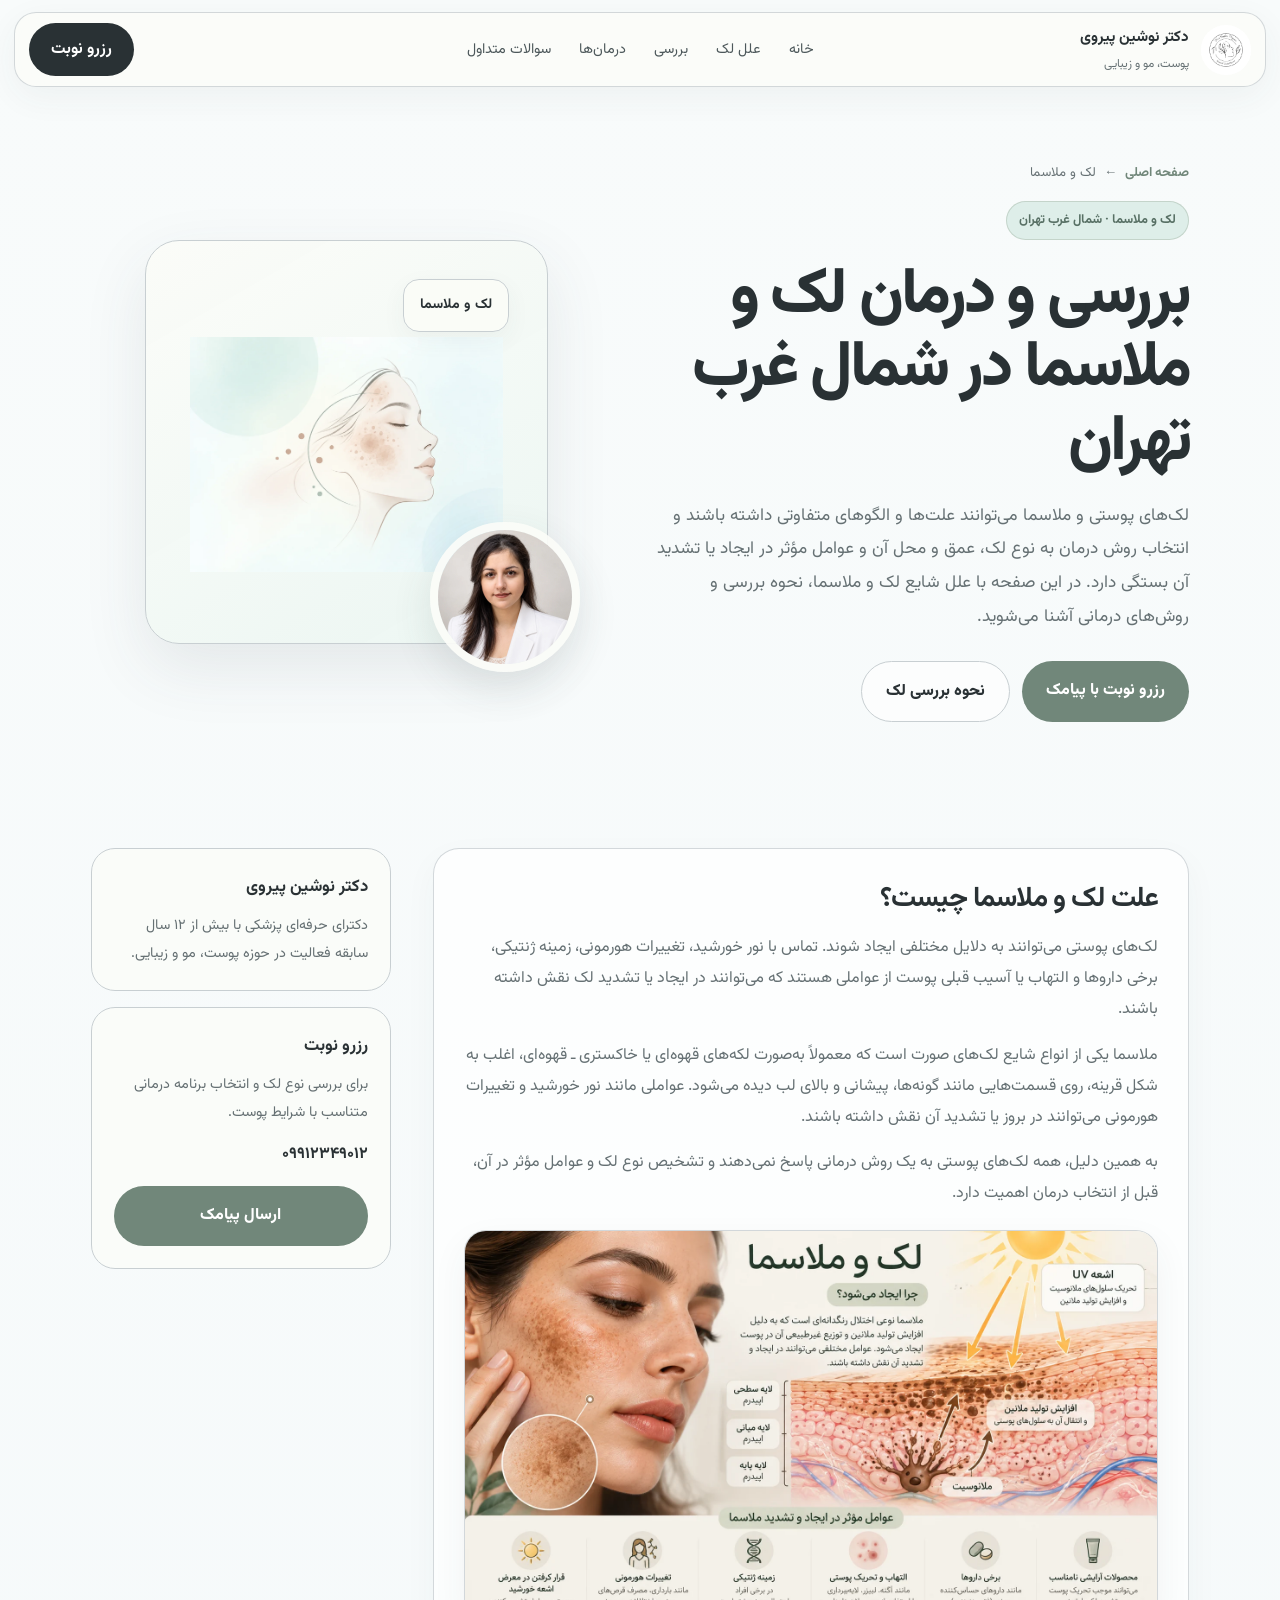
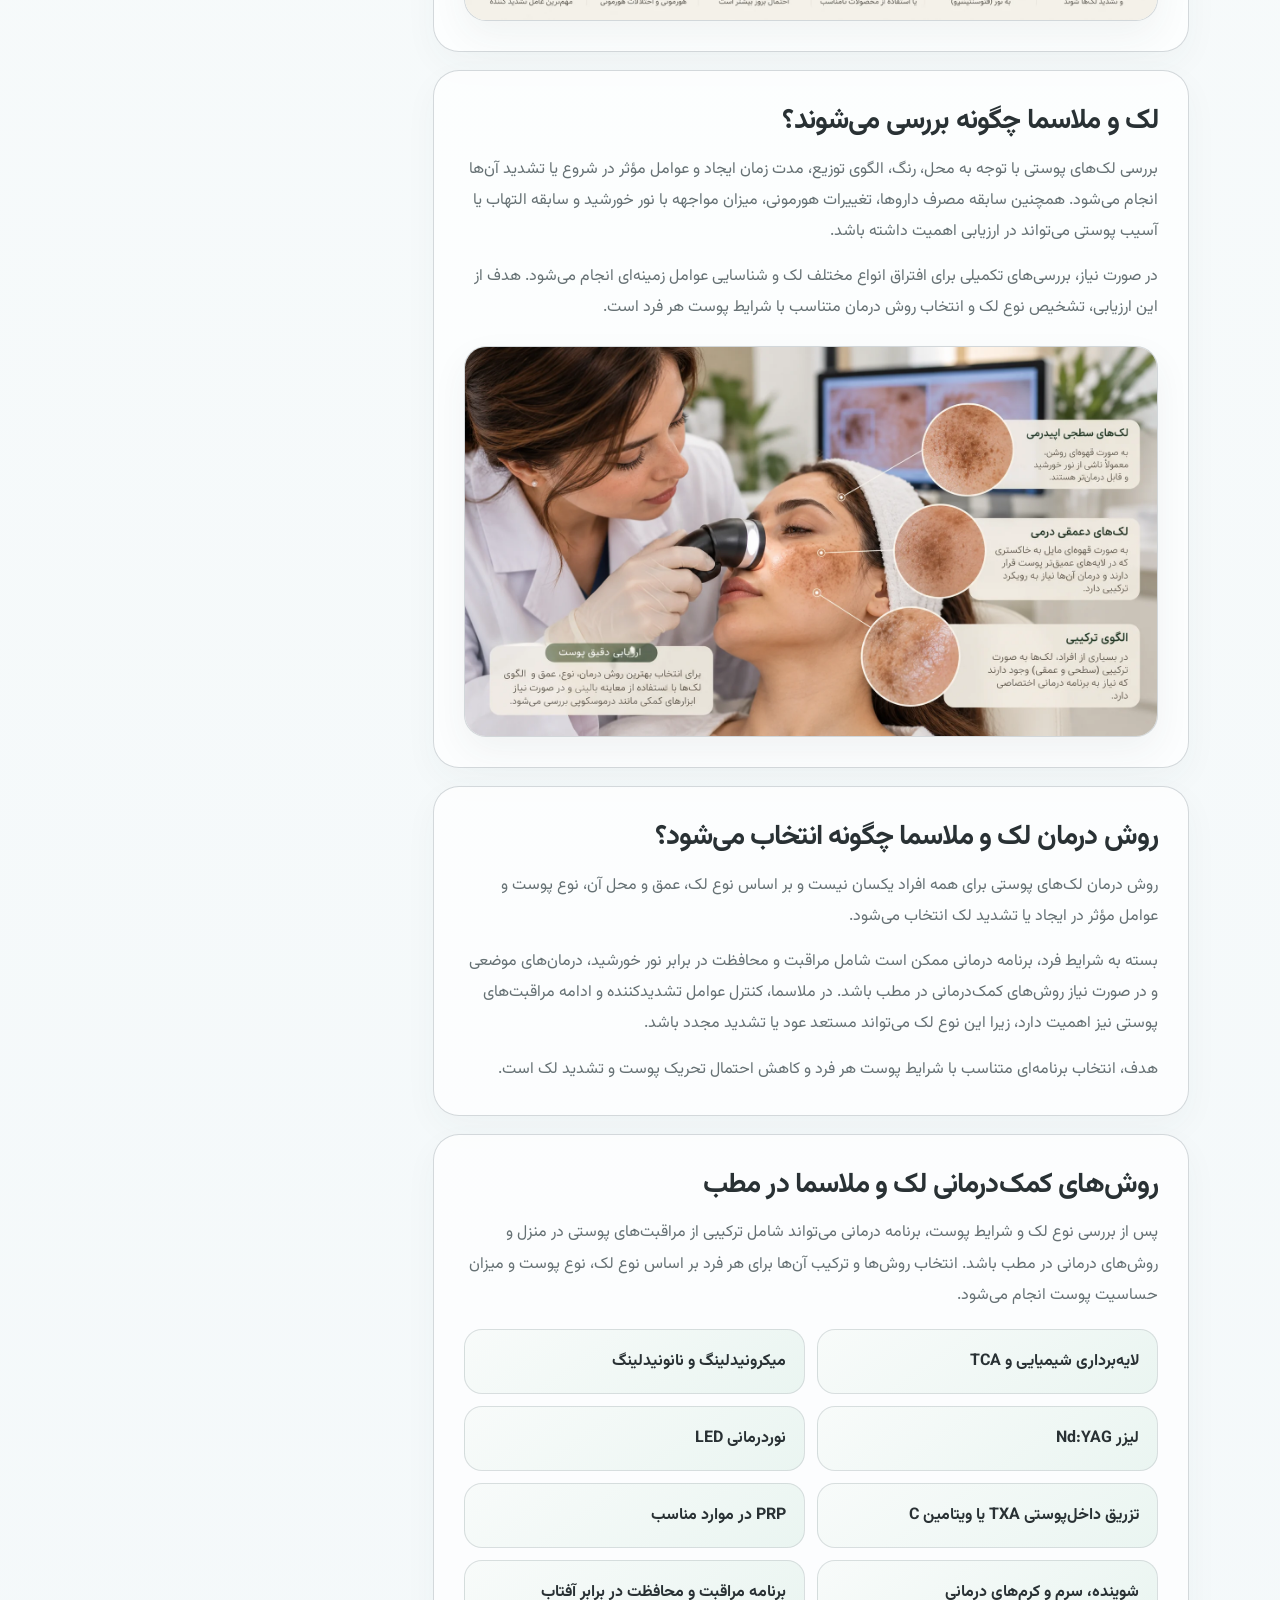
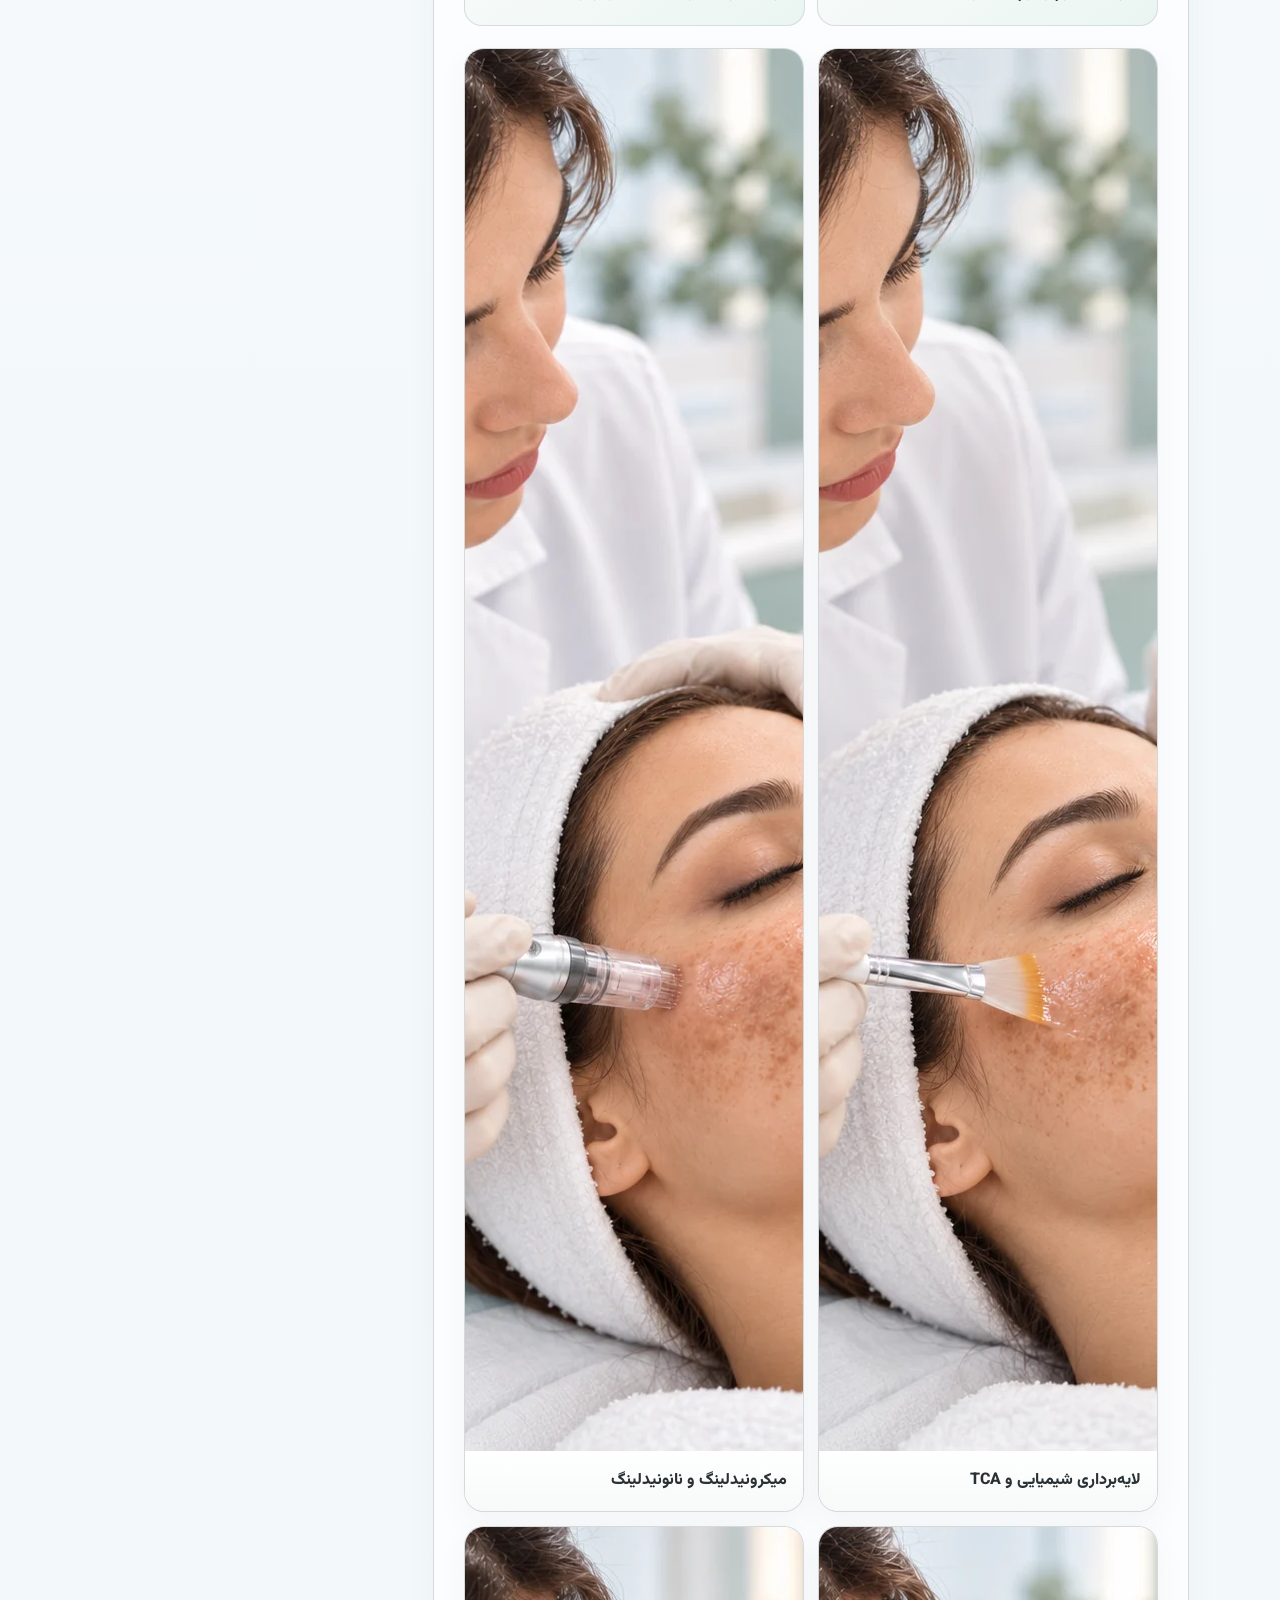
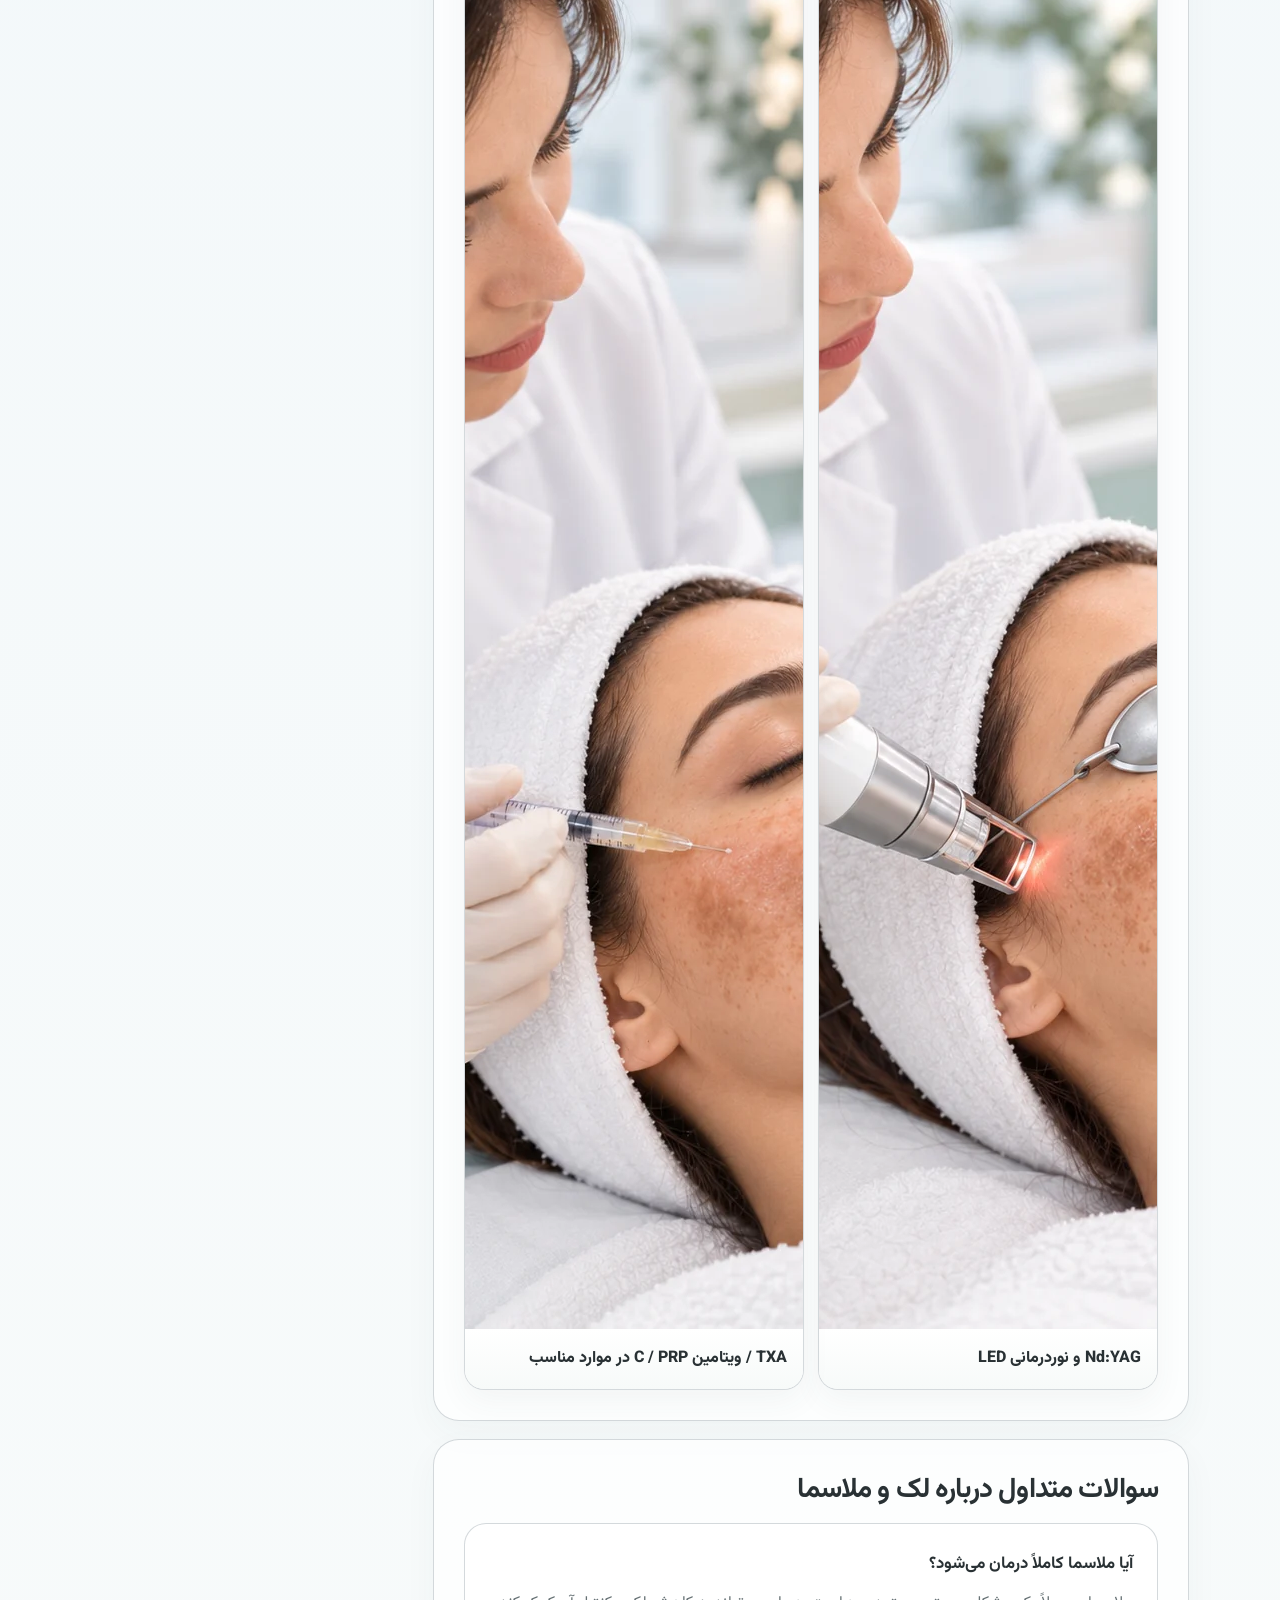
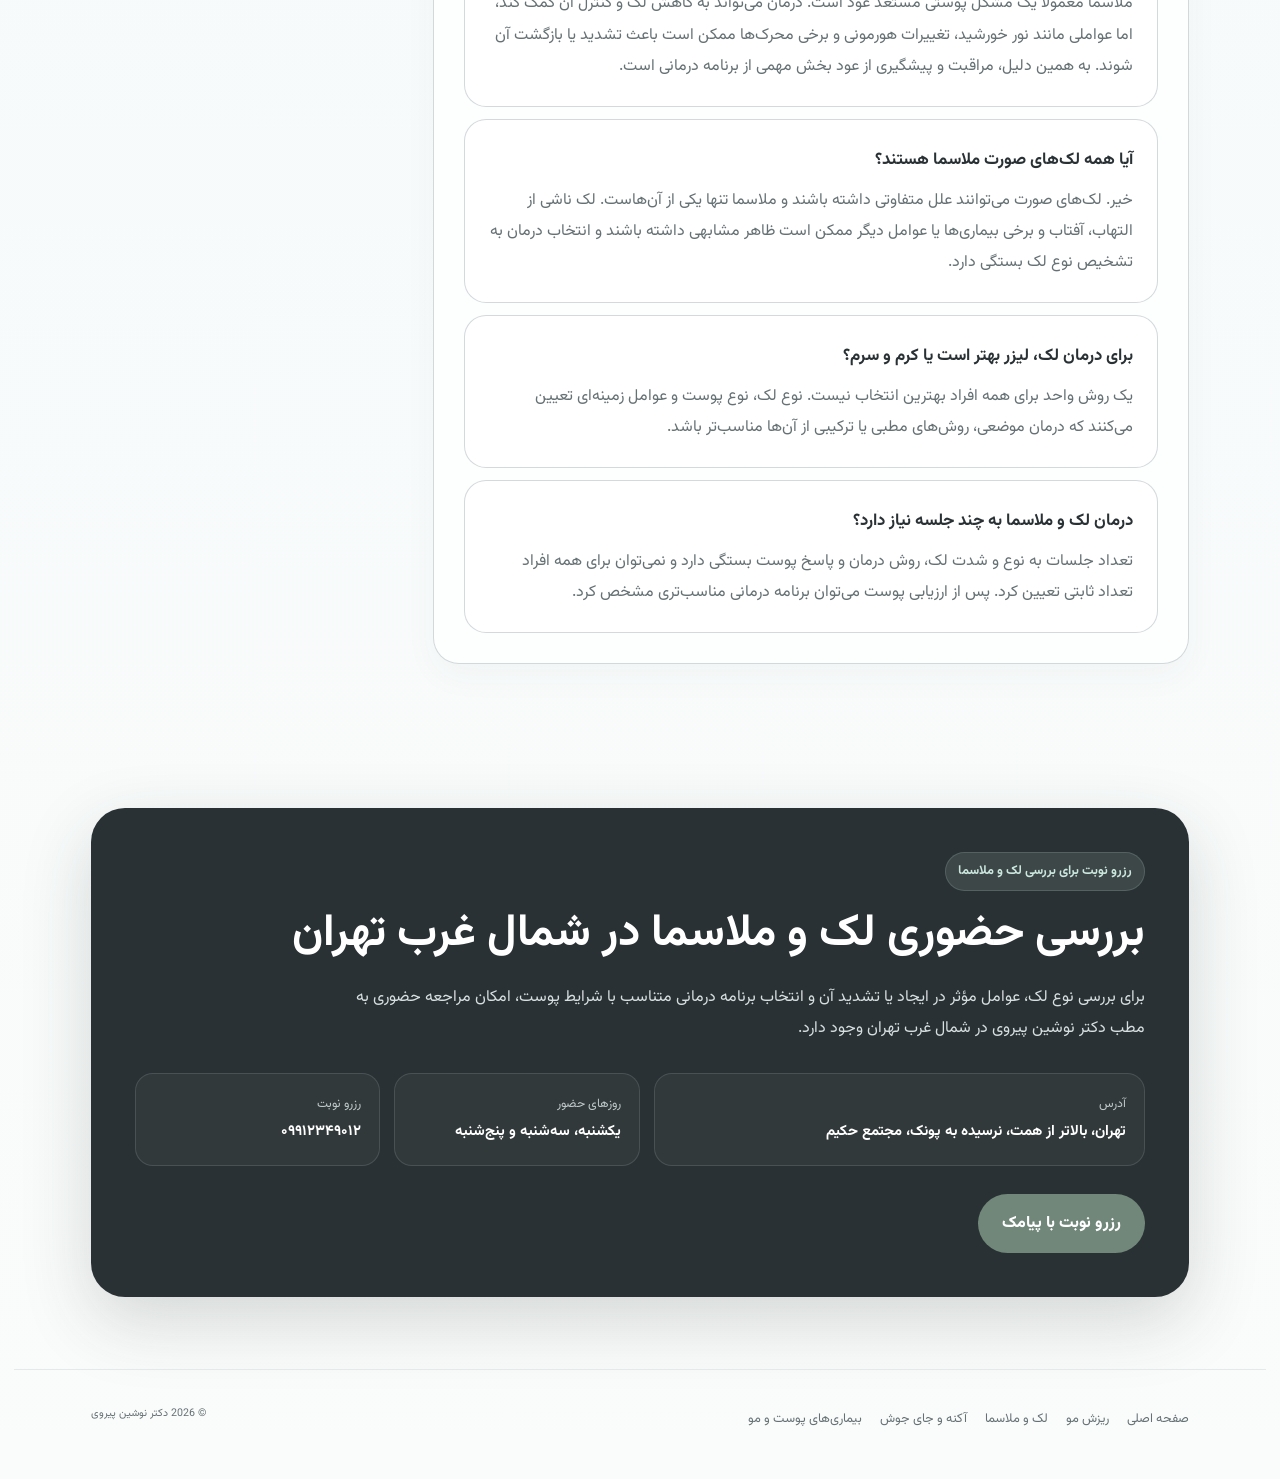
<file: pigmentation.html>
<!DOCTYPE html>

<html dir="rtl" lang="fa">
<head>
<meta charset="utf-8"/>
<meta content="width=device-width,initial-scale=1" name="viewport"/>
<title>بررسی و درمان لک و ملاسما در شمال غرب تهران | دکتر نوشین پیروی</title>
<meta content="بررسی علل لک و ملاسما، نحوه ارزیابی و روش‌های درمانی در مطب دکتر نوشین پیروی در شمال غرب تهران." name="description"/>
<link href="https://fonts.googleapis.com" rel="preconnect"/>
<link crossorigin="" href="https://fonts.gstatic.com" rel="preconnect"/>
<link href="https://fonts.googleapis.com/css2?family=Vazirmatn:wght@300;400;500;600;700;800&amp;display=swap" rel="stylesheet"/>
<style>
:root {
 --bg:#F3F8FA;--ivory:#FBFBF6;--sage:#A7B9AA;--mint:#CBE6DD;--char:#293134;
 --silver:#C8CFD2;--muted:#667174;--deep:#71877A;--white:#fff;--blush:#EAD9D3;
}
*{box-sizing:border-box}
html{scroll-behavior:smooth}
body{margin:0;background:linear-gradient(180deg,#F8FBFB 0%,var(--bg) 56%,#FAFCFB 100%);color:var(--char);
font-family:"Vazirmatn",Tahoma,Arial,sans-serif;line-height:1.95}
a{text-decoration:none;color:inherit}
.wrap{width:min(1380px,calc(100% - 28px));margin:auto}
header{position:sticky;top:12px;z-index:20;margin-top:12px;padding:10px 14px;border:1px solid rgba(200,207,210,.8);
border-radius:22px;background:rgba(251,252,249,.88);backdrop-filter:blur(16px);display:grid;grid-template-columns:1fr auto 1fr;align-items:center}
.brand{display:flex;align-items:center;gap:12px;justify-self:start}
.brand img{width:50px;height:50px;object-fit:contain;border-radius:50%;background:#fff}
.brand strong{display:block;font-size:.95rem} .brand span{display:block;color:var(--muted);font-size:.74rem}
nav{display:flex;gap:28px;font-size:.9rem;color:#4d585b}
nav a:hover{color:var(--deep)}
.cta{justify-self:end;background:var(--char);color:#fff;padding:11px 22px;border-radius:999px;font-weight:700}

.hero{padding:74px 6vw 54px;display:grid;grid-template-columns:1.05fr .95fr;gap:68px;align-items:center;min-height:610px}
.kicker{display:inline-block;padding:6px 12px;border-radius:999px;background:rgba(203,230,221,.58);border:1px solid rgba(167,185,170,.5);
color:#587065;font-size:.8rem;font-weight:700}
h1{font-size:clamp(2.8rem,5vw,5.2rem);line-height:1.15;letter-spacing:-.045em;margin:20px 0 18px;font-weight:800}
.lead{font-size:1.08rem;color:var(--muted);max-width:760px;margin:0}
.hero-actions{display:flex;gap:12px;flex-wrap:wrap;margin-top:28px}
.btn{padding:14px 24px;border-radius:999px;font-weight:800;display:inline-block}
.primary{background:var(--deep);color:#fff}
.secondary{background:rgba(255,255,255,.62);border:1px solid var(--silver)}

.hero-art{position:relative;min-height:460px}
.art-card{position:absolute;inset:28px 32px 28px 54px;border-radius:34px;border:1px solid var(--silver);
background:
radial-gradient(circle at 28% 28%,rgba(234,217,211,.9),transparent 24%),
radial-gradient(circle at 72% 68%,rgba(203,230,221,.85),transparent 28%),
linear-gradient(150deg,rgba(251,252,248,.95),rgba(232,243,239,.94));
box-shadow:0 24px 64px rgba(55,72,74,.1);overflow:hidden}
.face-line{position:absolute;inset:58px 60px 60px 82px;color:rgba(113,135,122,.68)}
.pigment-dots{position:absolute;left:23%;top:36%;width:120px;height:85px;opacity:.72}
.pigment-dots i{position:absolute;border-radius:50%;background:#9c6b58}
.pigment-dots i:nth-child(1){width:10px;height:10px;left:8px;top:18px}
.pigment-dots i:nth-child(2){width:7px;height:7px;left:32px;top:8px}
.pigment-dots i:nth-child(3){width:12px;height:12px;left:54px;top:28px}
.pigment-dots i:nth-child(4){width:8px;height:8px;left:78px;top:12px}
.pigment-dots i:nth-child(5){width:9px;height:9px;left:95px;top:39px}
.pigment-dots i:nth-child(6){width:6px;height:6px;left:24px;top:52px}
.pigment-dots i:nth-child(7){width:11px;height:11px;left:67px;top:58px}
.hero-photo{position:absolute;right:0;bottom:0;width:150px;height:150px;border-radius:50%;overflow:hidden;border:8px solid rgba(251,252,248,.92);box-shadow:0 16px 40px rgba(58,75,77,.12)}
.hero-photo img{width:100%;height:100%;object-fit:cover;object-position:center 15%}
.art-label{position:absolute;right:38px;top:38px;background:rgba(251,252,248,.88);border:1px solid var(--silver);padding:12px 16px;border-radius:16px;font-weight:700;font-size:.88rem;z-index:2}
.hero-illustration{position:absolute;inset:68px 44px 42px 44px;width:calc(100% - 88px);height:calc(100% - 110px);object-fit:contain;object-position:center;z-index:1;pointer-events:none}

main section{padding:72px 6vw}
.content-grid{display:grid;grid-template-columns:minmax(0,1fr) 300px;gap:42px;align-items:start}
.article{display:flex;flex-direction:column;gap:18px}
.block{padding:30px;border:1px solid rgba(200,207,210,.8);border-radius:26px;background:rgba(255,255,255,.7);box-shadow:0 12px 34px rgba(59,74,76,.04)}
.block h2{font-size:1.75rem;line-height:1.45;margin:0 0 12px;letter-spacing:-.03em}
.block p{margin:0;color:var(--muted)}
.block p+p{margin-top:14px}
.visual-placeholder{margin-top:20px;min-height:220px;border-radius:22px;border:1px dashed rgba(113,135,122,.45);
background:linear-gradient(145deg,rgba(203,230,221,.35),rgba(234,217,211,.22));display:grid;place-items:center;text-align:center;padding:24px;color:#6a7b70}
.visual-placeholder strong{display:block;font-size:1rem}
.visual-placeholder span{display:block;margin-top:4px;font-size:.82rem;color:var(--muted)}

.treatment-list{display:grid;grid-template-columns:repeat(2,1fr);gap:12px;margin-top:18px}
.treatment-item{padding:16px 18px;border-radius:18px;background:linear-gradient(145deg,#F8FBFA,#EAF5F1);border:1px solid rgba(200,207,210,.65);font-weight:700}
.sidebar{position:sticky;top:105px;display:flex;flex-direction:column;gap:16px}
.side-card{padding:22px;border-radius:24px;border:1px solid var(--silver);background:rgba(251,252,248,.86)}
.side-card h3{margin:0 0 8px;font-size:1.05rem}
.side-card p{margin:0;color:var(--muted);font-size:.9rem}
.side-card strong{display:block;margin-top:12px}
.side-card .btn{display:block;text-align:center;margin-top:16px}
.faq{display:flex;flex-direction:column;gap:12px}
.faq-item{padding:24px;border-radius:22px;border:1px solid rgba(200,207,210,.78);background:rgba(255,255,255,.72)}
.faq-item h3{margin:0 0 8px;font-size:1.05rem}
.faq-item p{margin:0;color:var(--muted)}
.contact{background:var(--char);color:#fff;border-radius:34px;padding:44px;box-shadow:0 24px 70px rgba(40,48,51,.18)}
.contact .kicker{background:rgba(203,230,221,.12);border-color:rgba(203,230,221,.16);color:var(--mint)}
.contact h2{font-size:clamp(2rem,3.5vw,3rem);line-height:1.4;margin:12px 0}
.contact p{color:#d8dfe1;max-width:820px}
.contact-grid{display:grid;grid-template-columns:2fr 1fr 1fr;gap:14px;margin:28px 0}
.contact-grid div{padding:18px;border-radius:18px;border:1px solid rgba(255,255,255,.12);background:rgba(255,255,255,.04)}
.contact-grid span{display:block;color:#c0c9ca;font-size:.77rem} .contact-grid strong{font-size:.92rem}
footer{display:flex;justify-content:space-between;gap:20px;padding:34px 6vw 44px;border-top:1px solid #e5e9ea;color:var(--muted);font-size:.8rem}


.section-image{
  width:100%;
  margin-top:20px;
  border-radius:22px;
  overflow:hidden;
  border:1px solid rgba(200,207,210,.8);
  background:#fff;
  box-shadow:0 14px 36px rgba(59,74,76,.06);
}
.section-image img{
  width:100%;
  height:auto;
  display:block;
}
.assessment-visual{
  margin-top:22px;
}
.treatment-visual-grid{
  display:grid;
  grid-template-columns:repeat(2,1fr);
  gap:14px;
  margin-top:22px;
}
.treatment-visual-card{
  overflow:hidden;
  border-radius:20px;
  border:1px solid rgba(200,207,210,.78);
  background:#fff;
  box-shadow:0 12px 30px rgba(59,74,76,.05);
}
.treatment-visual-card img{
  width:100%;
  aspect-ratio:4/3;
  object-fit:cover;
  display:block;
}
.treatment-visual-card div{
  padding:14px 16px 15px;
  font-weight:800;
  color:var(--char);
  background:linear-gradient(180deg,#fff,#f7faf9);
}
@media(max-width:720px){
  .treatment-visual-grid{grid-template-columns:1fr}
}

@media(max-width:1050px){
 header{grid-template-columns:1fr auto}nav{display:none}
 .hero{grid-template-columns:1fr;gap:34px}.content-grid{grid-template-columns:1fr}
 .sidebar{position:static;display:grid;grid-template-columns:repeat(2,1fr)}
}
@media(max-width:720px){
 .wrap{width:calc(100% - 16px)}header{top:7px;border-radius:18px}.brand span{display:none}
 .cta{padding:10px 14px;font-size:.8rem}.hero{padding:48px 18px 36px;min-height:auto}
 h1{font-size:clamp(2.6rem,12vw,4rem)}.hero-art{min-height:360px}.art-card{inset:20px 0 20px 24px}
 .hero-photo{width:120px;height:120px}
.hero-illustration{inset:72px 26px 30px 26px;width:calc(100% - 52px);height:calc(100% - 102px)}
 main section{padding:54px 18px}.block{padding:22px}.treatment-list{grid-template-columns:1fr}
 .sidebar{grid-template-columns:1fr}.contact{padding:28px 22px}.contact-grid{grid-template-columns:1fr}
 footer{flex-direction:column;padding:28px 18px 38px}
}

/* Final-site assembly */
.site-footer-links{
  display:flex;
  flex-wrap:wrap;
  gap:10px 18px;
  align-items:center;
}
.site-footer-links a{
  color:inherit;
  text-decoration:none;
}
.site-footer-links a:hover{color:var(--deep)}
.breadcrumb{
  display:flex;
  align-items:center;
  gap:8px;
  margin-bottom:14px;
  color:var(--muted);
  font-size:.82rem;
}
.breadcrumb a{color:var(--deep);font-weight:700}
@media(max-width:720px){
  .site-footer-links{gap:8px 14px}
}
</style>
<meta content="index, follow" name="robots"/><meta content="#F3F8FA" name="theme-color"/><link href="assets/logo.png" rel="icon" type="image/png"/><script type="application/ld+json">{"@context": "https://schema.org", "@type": "MedicalClinic", "name": "مطب دکتر نوشین پیروی", "telephone": "+989912349012", "description": "خدمات پوست، مو و زیبایی در شمال غرب تهران", "address": {"@type": "PostalAddress", "addressLocality": "تهران", "streetAddress": "بالاتر از همت، نرسیده به پونک، مجتمع حکیم", "addressCountry": "IR"}, "areaServed": "شمال غرب تهران", "employee": {"@type": "Person", "name": "دکتر نوشین پیروی", "jobTitle": "پزشک"}, "openingHoursSpecification": [{"@type": "OpeningHoursSpecification", "dayOfWeek": "Sunday"}, {"@type": "OpeningHoursSpecification", "dayOfWeek": "Tuesday"}, {"@type": "OpeningHoursSpecification", "dayOfWeek": "Thursday"}], "url": "https://dr-noushin-payravi.github.io/", "image": "https://dr-noushin-payravi.github.io/assets/logo.png", "@id": "https://dr-noushin-payravi.github.io/#clinic"}</script><link href="polish.css" rel="stylesheet"/><link href="https://dr-noushin-payravi.github.io/pigmentation.html" rel="canonical"/><meta content="website" property="og:type"/><meta content="fa_IR" property="og:locale"/><meta content="دکتر نوشین پیروی" property="og:site_name"/><meta content="بررسی و درمان لک و ملاسما در شمال غرب تهران | دکتر نوشین پیروی" property="og:title"/><meta content="بررسی علل لک و ملاسما، نحوه ارزیابی و روش‌های درمانی در مطب دکتر نوشین پیروی در شمال غرب تهران." property="og:description"/><meta content="https://dr-noushin-payravi.github.io/pigmentation.html" property="og:url"/><meta content="https://dr-noushin-payravi.github.io/assets/service-hero-pigmentation.webp" property="og:image"/><meta content="دکتر نوشین پیروی - پوست، مو و زیبایی" property="og:image:alt"/><meta content="summary_large_image" name="twitter:card"/><meta content="بررسی و درمان لک و ملاسما در شمال غرب تهران | دکتر نوشین پیروی" name="twitter:title"/><meta content="بررسی علل لک و ملاسما، نحوه ارزیابی و روش‌های درمانی در مطب دکتر نوشین پیروی در شمال غرب تهران." name="twitter:description"/><meta content="https://dr-noushin-payravi.github.io/assets/service-hero-pigmentation.webp" name="twitter:image"/><script type="application/ld+json">{"@context": "https://schema.org", "@type": "WebPage", "@id": "https://dr-noushin-payravi.github.io/pigmentation.html#webpage", "url": "https://dr-noushin-payravi.github.io/pigmentation.html", "name": "بررسی و درمان لک و ملاسما در شمال غرب تهران | دکتر نوشین پیروی", "description": "بررسی علل لک و ملاسما، نحوه ارزیابی و روش‌های درمانی در مطب دکتر نوشین پیروی در شمال غرب تهران.", "inLanguage": "fa-IR", "isPartOf": {"@type": "WebSite", "@id": "https://dr-noushin-payravi.github.io/#website", "url": "https://dr-noushin-payravi.github.io/", "name": "دکتر نوشین پیروی"}, "about": {"@id": "https://dr-noushin-payravi.github.io/#clinic"}}</script></head>
<body><a class="skip-link" href="#main-content">رفتن به محتوای اصلی</a>
<div class="wrap">
<header>
<a class="brand" href="index.html">
<img alt="لوگوی دکتر نوشین پیروی" decoding="async" height="1080" loading="eager" src="assets/logo.png" width="1080"/>
<div><strong>دکتر نوشین پیروی</strong><span>پوست، مو و زیبایی</span></div>
</a>
<nav aria-label="ناوبری اصلی"><a href="index.html">خانه</a>
<a href="#causes">علل لک</a>
<a href="#assessment">بررسی</a>
<a href="#treatments">درمان‌ها</a>
<a href="#faq">سوالات متداول</a>
</nav>
<details class="mobile-menu"><summary>منو</summary><div class="mobile-menu-panel"><a href="index.html">خانه</a><a href="hair-loss.html">ریزش مو</a><a aria-current="page" href="pigmentation.html">لک و ملاسما</a><a href="acne.html">آکنه و جای جوش</a><a href="skin-diseases.html">بیماری‌های پوست و مو</a><a href="index.html#contact">تماس و نوبت</a></div></details><a class="cta" href="sms:09912349012">رزرو نوبت</a>
</header>
<main id="main-content">
<section class="hero">
<div><div class="breadcrumb"><a href="index.html">صفحه اصلی</a><span>←</span><span>لک و ملاسما</span></div>
<div class="kicker">لک و ملاسما · شمال غرب تهران</div>
<h1>بررسی و درمان لک و ملاسما در شمال غرب تهران</h1>
<p class="lead">
      لک‌های پوستی و ملاسما می‌توانند علت‌ها و الگوهای متفاوتی داشته باشند و انتخاب روش درمان به نوع لک،
      عمق و محل آن و عوامل مؤثر در ایجاد یا تشدید آن بستگی دارد. در این صفحه با علل شایع لک و ملاسما،
      نحوه بررسی و روش‌های درمانی آشنا می‌شوید.
    </p>
<div class="hero-actions">
<a class="btn primary" href="sms:09912349012">رزرو نوبت با پیامک</a>
<a class="btn secondary" href="#assessment">نحوه بررسی لک</a>
</div>
</div>
<div aria-hidden="true" class="hero-art">
<div class="art-card">
<div class="art-label">لک و ملاسما</div>
<img alt="" class="hero-illustration" decoding="async" fetchpriority="high" height="1086" loading="eager" src="assets/service-hero-pigmentation.webp" width="1448"/>
</div>
<div class="hero-photo"><img alt="" decoding="async" fetchpriority="high" height="1128" loading="eager" src="assets/doctor-portrait.webp" width="1072"/></div>
</div>
</section>
<section>
<div class="content-grid">
<article class="article">
<div class="block" id="causes">
<h2>علت لک و ملاسما چیست؟</h2>
<p>
          لک‌های پوستی می‌توانند به دلایل مختلفی ایجاد شوند. تماس با نور خورشید، تغییرات هورمونی،
          زمینه ژنتیکی، برخی داروها و التهاب یا آسیب قبلی پوست از عواملی هستند که می‌توانند در ایجاد یا تشدید لک نقش داشته باشند.
        </p>
<p>
          ملاسما یکی از انواع شایع لک‌های صورت است که معمولاً به‌صورت لکه‌های قهوه‌ای یا خاکستری ـ قهوه‌ای،
          اغلب به شکل قرینه، روی قسمت‌هایی مانند گونه‌ها، پیشانی و بالای لب دیده می‌شود.
          عواملی مانند نور خورشید و تغییرات هورمونی می‌توانند در بروز یا تشدید آن نقش داشته باشند.
        </p>
<p>
          به همین دلیل، همه لک‌های پوستی به یک روش درمانی پاسخ نمی‌دهند و تشخیص نوع لک و عوامل مؤثر در آن،
          قبل از انتخاب درمان اهمیت دارد.
        </p>
<div class="section-image">
<img alt="تصویر آموزشی درباره لک و ملاسما و عوامل مؤثر در ایجاد و تشدید آن" decoding="async" height="900" loading="lazy" src="assets/melasma-causes.webp" width="1600"/>
</div>
</div>
<div class="block" id="assessment">
<h2>لک و ملاسما چگونه بررسی می‌شوند؟</h2>
<p>
          بررسی لک‌های پوستی با توجه به محل، رنگ، الگوی توزیع، مدت زمان ایجاد و عوامل مؤثر در شروع یا تشدید آن‌ها انجام می‌شود.
          همچنین سابقه مصرف داروها، تغییرات هورمونی، میزان مواجهه با نور خورشید و سابقه التهاب یا آسیب پوستی
          می‌تواند در ارزیابی اهمیت داشته باشد.
        </p>
<p>
          در صورت نیاز، بررسی‌های تکمیلی برای افتراق انواع مختلف لک و شناسایی عوامل زمینه‌ای انجام می‌شود.
          هدف از این ارزیابی، تشخیص نوع لک و انتخاب روش درمان متناسب با شرایط پوست هر فرد است.
        </p>
<div class="section-image assessment-visual">
<img alt="ارزیابی و معاینه لک و ملاسما در محیط کلینیک" decoding="async" height="900" loading="lazy" src="assets/melasma-assessment.webp" width="1600"/>
</div>
</div>
<div class="block">
<h2>روش درمان لک و ملاسما چگونه انتخاب می‌شود؟</h2>
<p>
          روش درمان لک‌های پوستی برای همه افراد یکسان نیست و بر اساس نوع لک، عمق و محل آن،
          نوع پوست و عوامل مؤثر در ایجاد یا تشدید لک انتخاب می‌شود.
        </p>
<p>
          بسته به شرایط فرد، برنامه درمانی ممکن است شامل مراقبت و محافظت در برابر نور خورشید،
          درمان‌های موضعی و در صورت نیاز روش‌های کمک‌درمانی در مطب باشد.
          در ملاسما، کنترل عوامل تشدیدکننده و ادامه مراقبت‌های پوستی نیز اهمیت دارد،
          زیرا این نوع لک می‌تواند مستعد عود یا تشدید مجدد باشد.
        </p>
<p>هدف، انتخاب برنامه‌ای متناسب با شرایط پوست هر فرد و کاهش احتمال تحریک پوست و تشدید لک است.</p>
</div>
<div class="block" id="treatments">
<h2>روش‌های کمک‌درمانی لک و ملاسما در مطب</h2>
<p>
          پس از بررسی نوع لک و شرایط پوست، برنامه درمانی می‌تواند شامل ترکیبی از مراقبت‌های پوستی در منزل
          و روش‌های درمانی در مطب باشد. انتخاب روش‌ها و ترکیب آن‌ها برای هر فرد بر اساس نوع لک، نوع پوست
          و میزان حساسیت پوست انجام می‌شود.
        </p>
<div class="treatment-list">
<div class="treatment-item">لایه‌برداری شیمیایی و TCA</div>
<div class="treatment-item">میکرونیدلینگ و نانونیدلینگ</div>
<div class="treatment-item">لیزر Nd:YAG</div>
<div class="treatment-item">نوردرمانی LED</div>
<div class="treatment-item">تزریق داخل‌پوستی TXA یا ویتامین C</div>
<div class="treatment-item">PRP در موارد مناسب</div>
<div class="treatment-item">شوینده، سرم و کرم‌های درمانی</div>
<div class="treatment-item">برنامه مراقبت و محافظت در برابر آفتاب</div>
</div>
<div class="treatment-visual-grid">
<div class="treatment-visual-card">
<img alt="لایه‌برداری شیمیایی برای درمان لک و ملاسما" decoding="async" height="1402" loading="lazy" src="assets/melasma-peel.webp" width="1122"/>
<div>لایه‌برداری شیمیایی و TCA</div>
</div>
<div class="treatment-visual-card">
<img alt="میکرونیدلینگ و نانونیدلینگ برای درمان لک" decoding="async" height="1402" loading="lazy" src="assets/melasma-microneedling.webp" width="1122"/>
<div>میکرونیدلینگ و نانونیدلینگ</div>
</div>
<div class="treatment-visual-card">
<img alt="درمان‌های دستگاهی برای لک و ملاسما" decoding="async" height="1402" loading="lazy" src="assets/melasma-laser.webp" width="1122"/>
<div>Nd:YAG و نوردرمانی LED</div>
</div>
<div class="treatment-visual-card">
<img alt="تزریق داخل پوستی در درمان لک و ملاسما" decoding="async" height="1402" loading="lazy" src="assets/melasma-injection.webp" width="1122"/>
<div>TXA / ویتامین C / PRP در موارد مناسب</div>
</div>
</div>
</div>
<div class="block" id="faq">
<h2>سوالات متداول درباره لک و ملاسما</h2>
<div class="faq">
<div class="faq-item">
<h3>آیا ملاسما کاملاً درمان می‌شود؟</h3>
<p>ملاسما معمولاً یک مشکل پوستی مستعد عود است. درمان می‌تواند به کاهش لک و کنترل آن کمک کند، اما عواملی مانند نور خورشید، تغییرات هورمونی و برخی محرک‌ها ممکن است باعث تشدید یا بازگشت آن شوند. به همین دلیل، مراقبت و پیشگیری از عود بخش مهمی از برنامه درمانی است.</p>
</div>
<div class="faq-item">
<h3>آیا همه لک‌های صورت ملاسما هستند؟</h3>
<p>خیر. لک‌های صورت می‌توانند علل متفاوتی داشته باشند و ملاسما تنها یکی از آن‌هاست. لک ناشی از التهاب، آفتاب و برخی بیماری‌ها یا عوامل دیگر ممکن است ظاهر مشابهی داشته باشند و انتخاب درمان به تشخیص نوع لک بستگی دارد.</p>
</div>
<div class="faq-item">
<h3>برای درمان لک، لیزر بهتر است یا کرم و سرم؟</h3>
<p>یک روش واحد برای همه افراد بهترین انتخاب نیست. نوع لک، نوع پوست و عوامل زمینه‌ای تعیین می‌کنند که درمان موضعی، روش‌های مطبی یا ترکیبی از آن‌ها مناسب‌تر باشد.</p>
</div>
<div class="faq-item">
<h3>درمان لک و ملاسما به چند جلسه نیاز دارد؟</h3>
<p>تعداد جلسات به نوع و شدت لک، روش درمان و پاسخ پوست بستگی دارد و نمی‌توان برای همه افراد تعداد ثابتی تعیین کرد. پس از ارزیابی پوست می‌توان برنامه درمانی مناسب‌تری مشخص کرد.</p>
</div>
</div>
</div>
</article>
<aside class="sidebar">
<div class="side-card">
<h3>دکتر نوشین پیروی</h3>
<p>دکترای حرفه‌ای پزشکی با بیش از ۱۲ سال سابقه فعالیت در حوزه پوست، مو و زیبایی.</p>
</div>
<div class="side-card">
<h3>رزرو نوبت</h3>
<p>برای بررسی نوع لک و انتخاب برنامه درمانی متناسب با شرایط پوست.</p>
<strong>۰۹۹۱۲۳۴۹۰۱۲</strong>
<a class="btn primary" href="sms:09912349012">ارسال پیامک</a>
</div>
</aside>
</div>
</section>
<section>
<div class="contact">
<div class="kicker">رزرو نوبت برای بررسی لک و ملاسما</div>
<h2>بررسی حضوری لک و ملاسما در شمال غرب تهران</h2>
<p>
      برای بررسی نوع لک، عوامل مؤثر در ایجاد یا تشدید آن و انتخاب برنامه درمانی متناسب با شرایط پوست،
      امکان مراجعه حضوری به مطب دکتر نوشین پیروی در شمال غرب تهران وجود دارد.
    </p>
<div class="contact-grid">
<div><span>آدرس</span><strong>تهران، بالاتر از همت، نرسیده به پونک، مجتمع حکیم</strong></div>
<div><span>روزهای حضور</span><strong>یکشنبه، سه‌شنبه و پنج‌شنبه</strong></div>
<div><span>رزرو نوبت</span><strong>۰۹۹۱۲۳۴۹۰۱۲</strong></div>
</div>
<a class="btn primary" href="sms:09912349012">رزرو نوبت با پیامک</a>
</div>
</section>
</main>
<footer>
<div class="site-footer-links">
<a href="index.html">صفحه اصلی</a>
<a href="hair-loss.html">ریزش مو</a>
<a aria-current="page" href="pigmentation.html">لک و ملاسما</a>
<a href="acne.html">آکنه و جای جوش</a>
<a href="skin-diseases.html">بیماری‌های پوست و مو</a>
</div>
<small>© 2026 دکتر نوشین پیروی</small>
</footer>
</div>
</body>
</html>
</file>
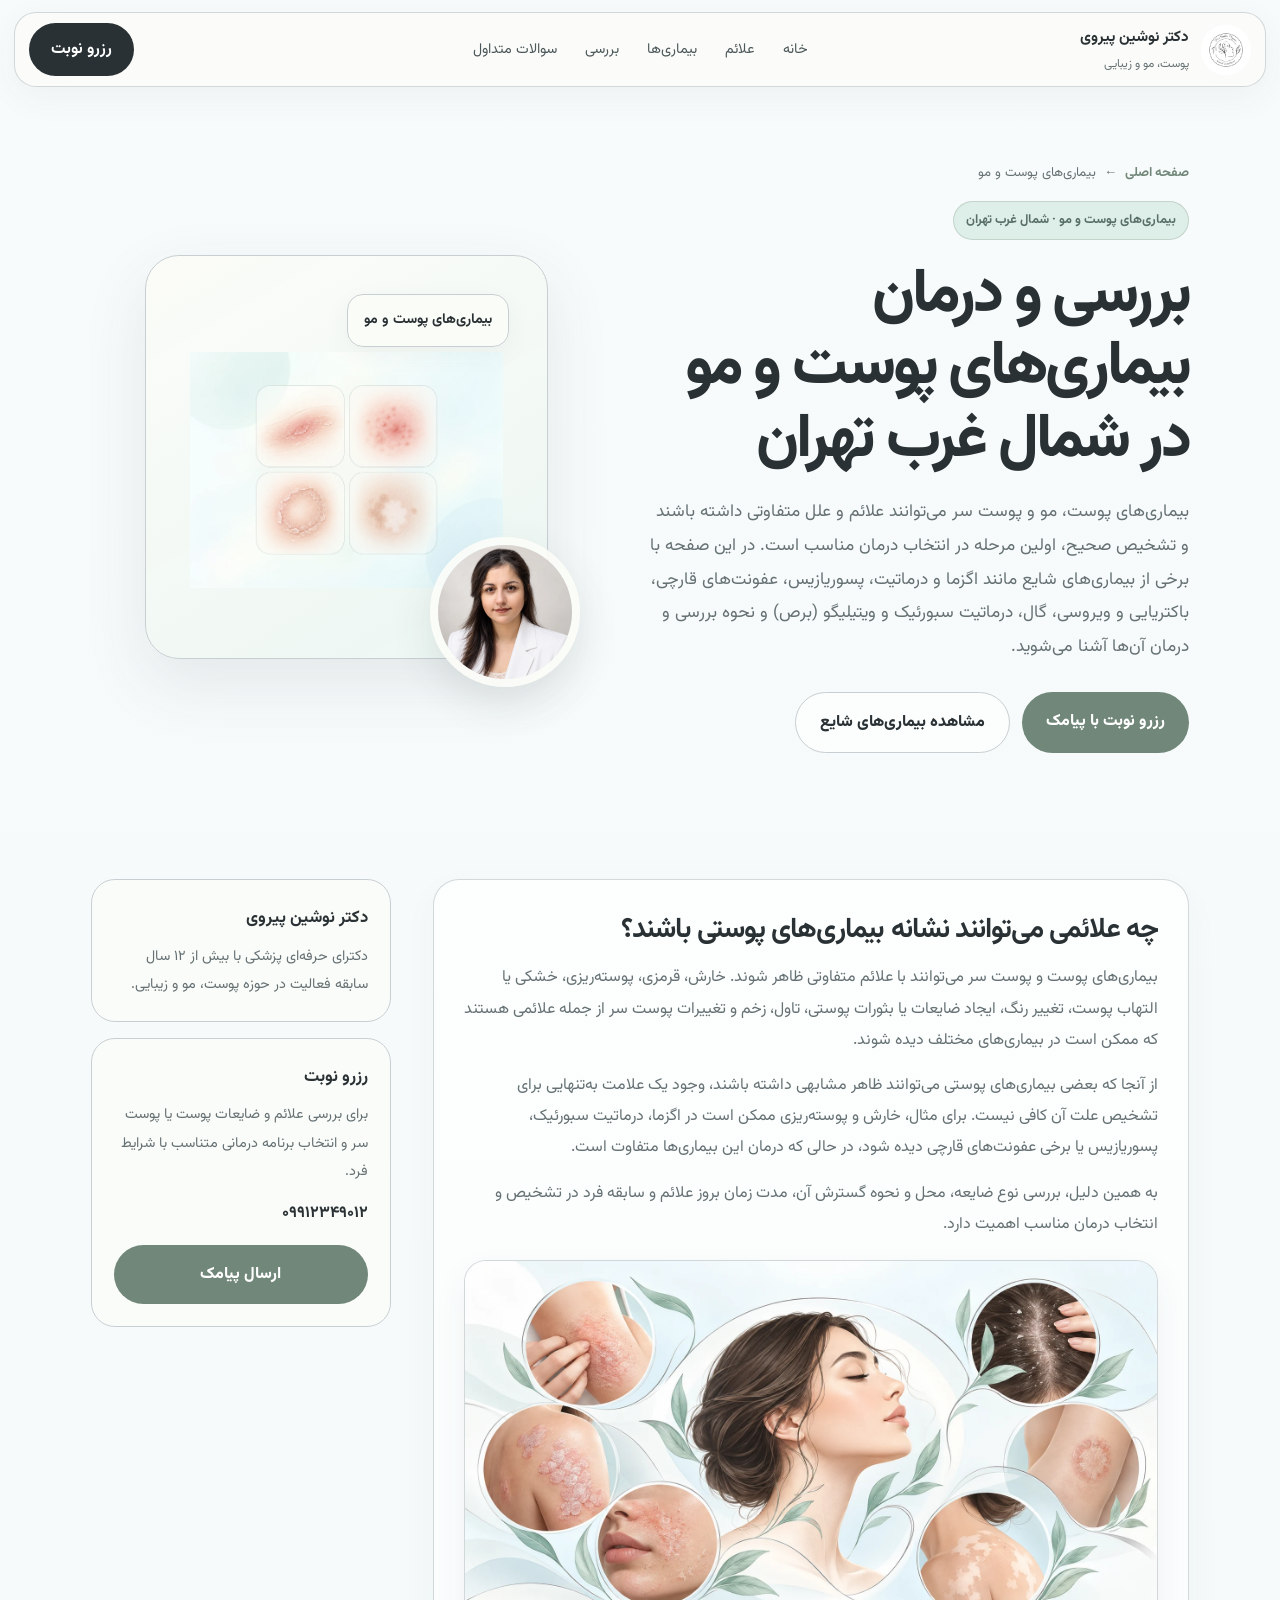
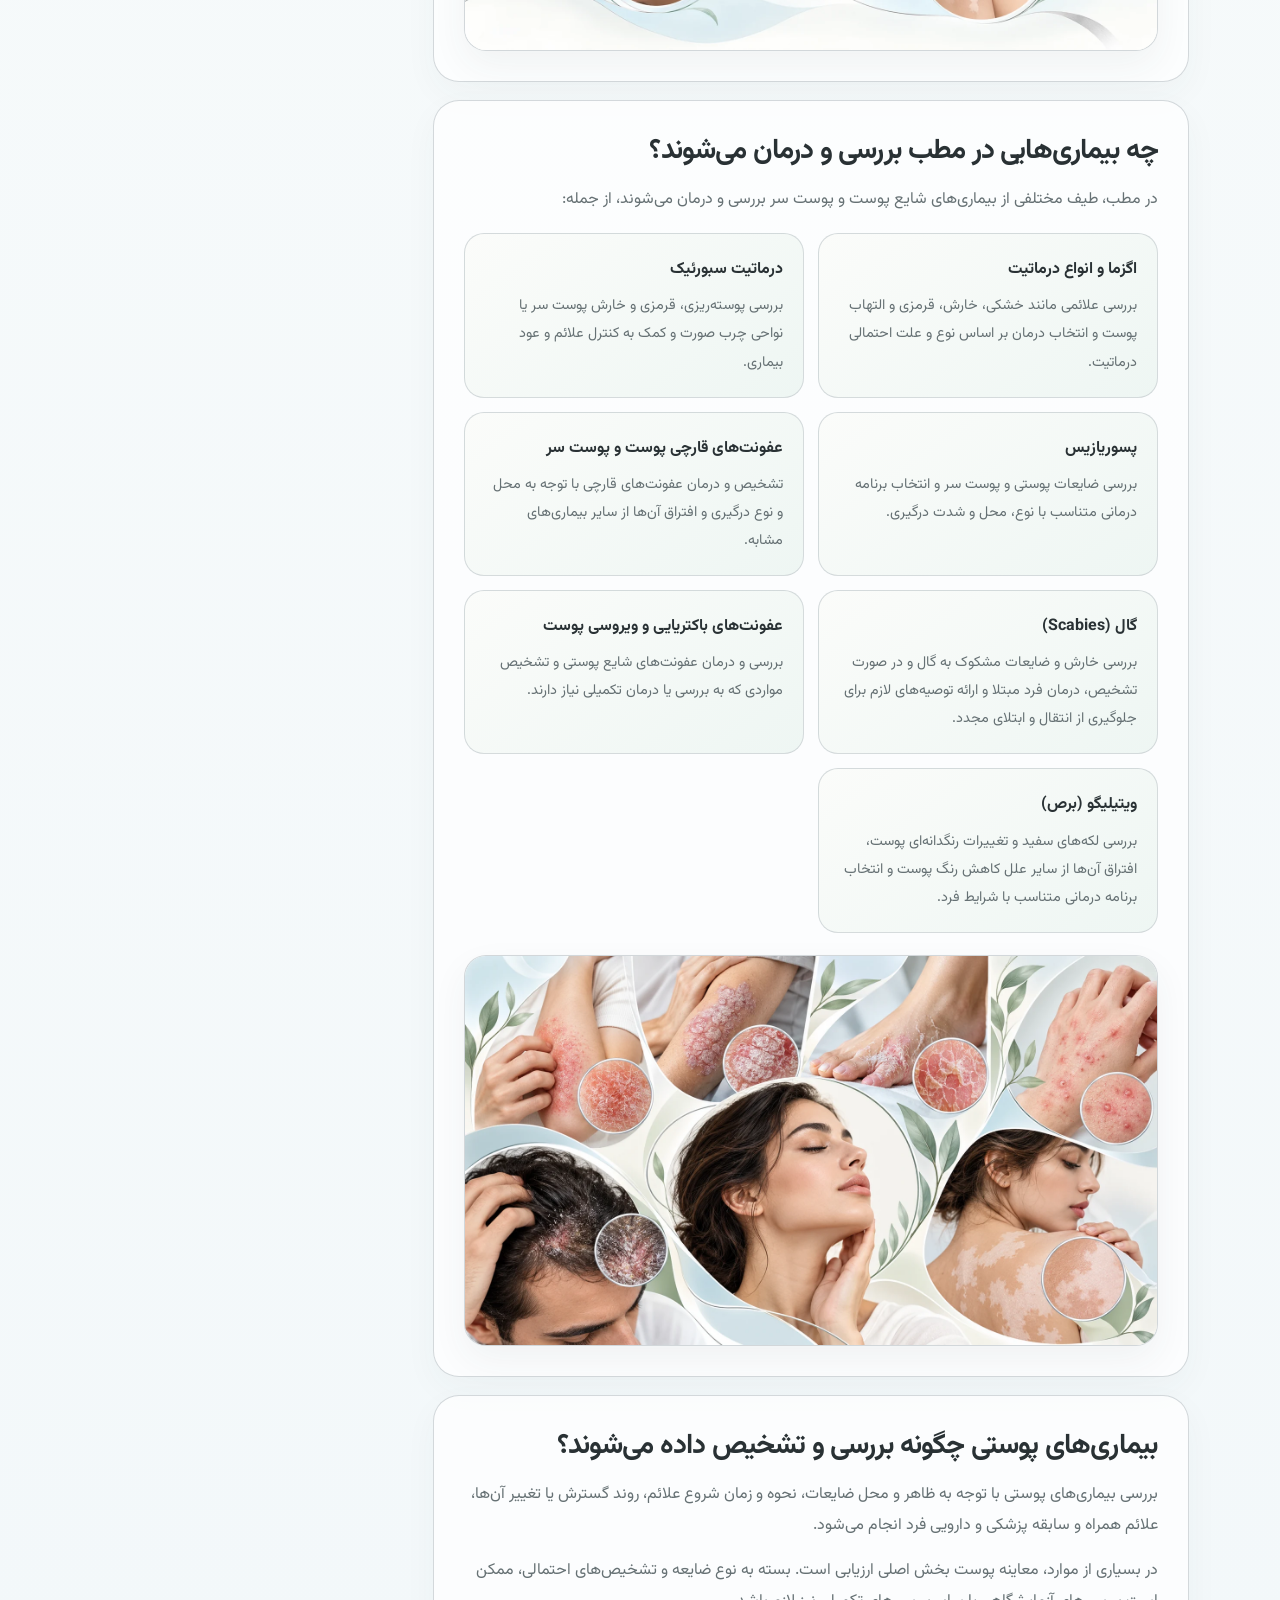
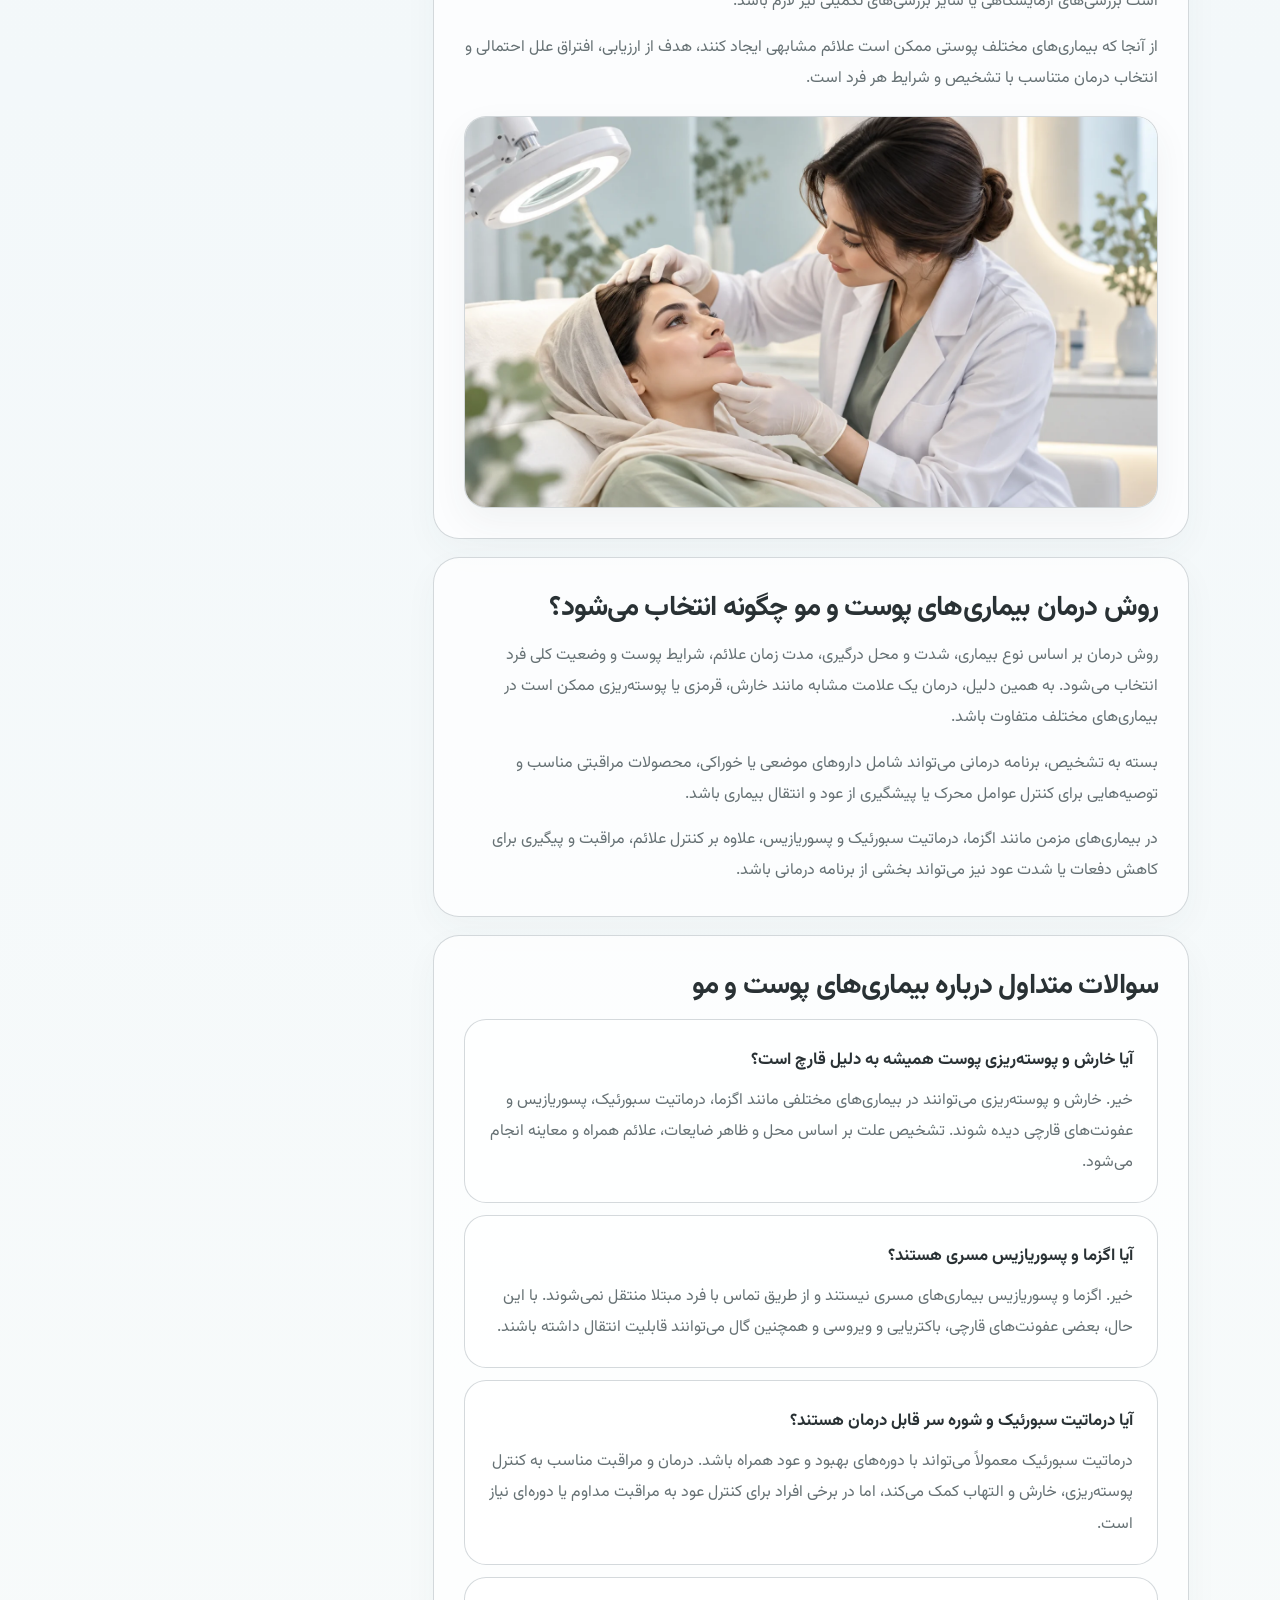
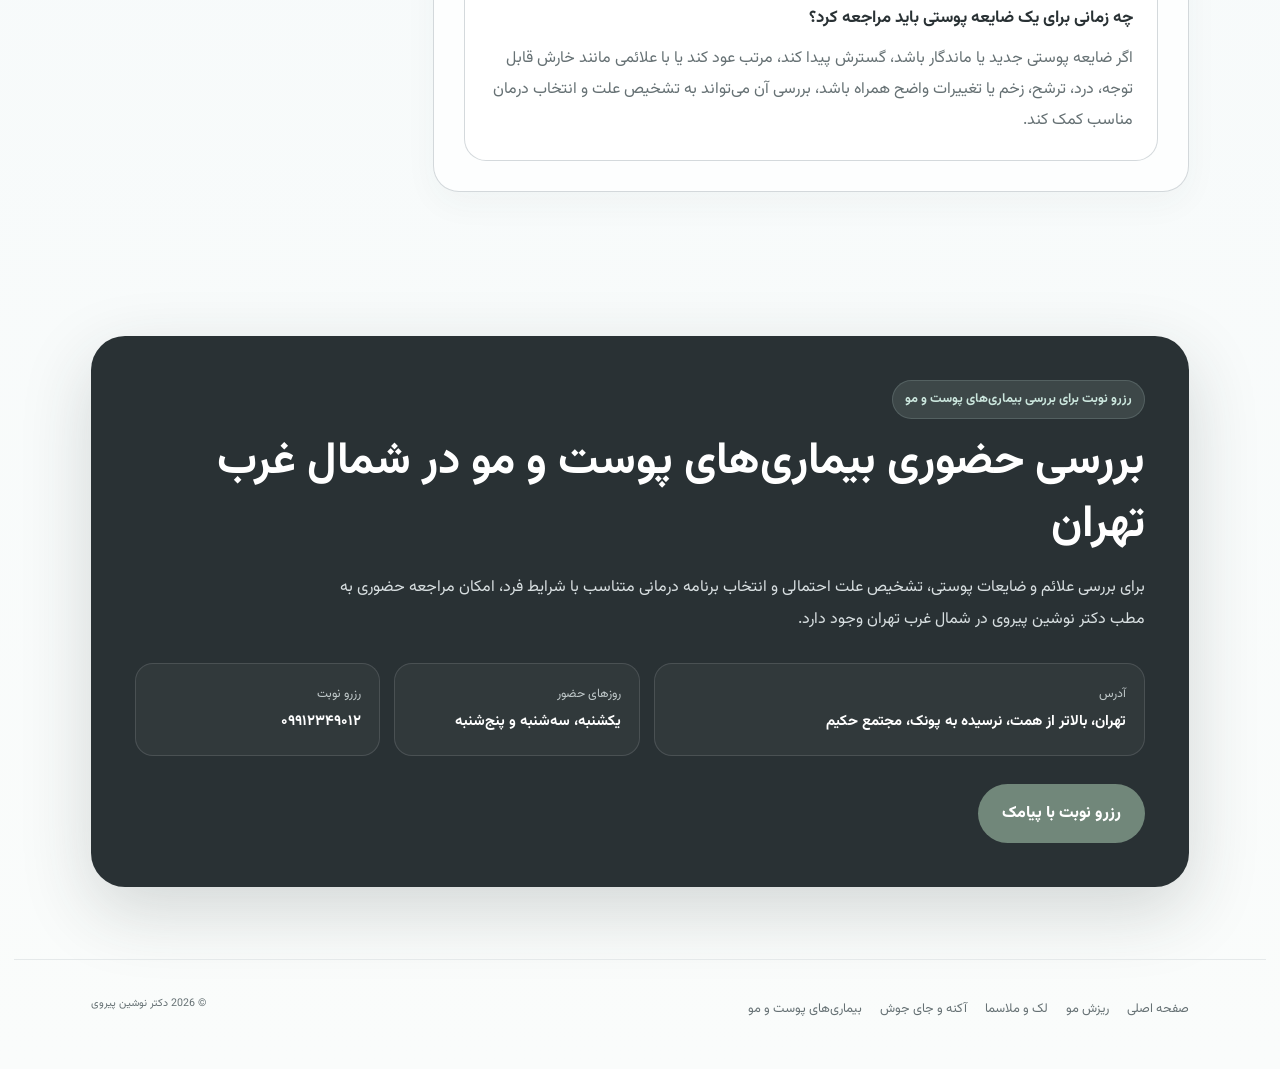
<file: skin-diseases.html>
<!DOCTYPE html>

<html dir="rtl" lang="fa">
<head>
<meta charset="utf-8"/>
<meta content="width=device-width,initial-scale=1" name="viewport"/>
<title>بررسی و درمان بیماری‌های پوست و مو در شمال غرب تهران | دکتر نوشین پیروی</title>
<meta content="بررسی و درمان بیماری‌های شایع پوست و مو مانند اگزما، درماتیت، پسوریازیس، عفونت‌های پوستی، گال، درماتیت سبورئیک و ویتیلیگو در مطب دکتر نوشین پیروی در شمال غرب تهران." name="description"/>
<link href="https://fonts.googleapis.com" rel="preconnect"/>
<link crossorigin="" href="https://fonts.gstatic.com" rel="preconnect"/>
<link href="https://fonts.googleapis.com/css2?family=Vazirmatn:wght@300;400;500;600;700;800&amp;display=swap" rel="stylesheet"/>
<style>
:root {
 --bg:#F3F8FA;--ivory:#FBFBF6;--sage:#A7B9AA;--mint:#CBE6DD;--char:#293134;
 --silver:#C8CFD2;--muted:#667174;--deep:#71877A;--white:#fff;--blush:#EAD9D3;
}
*{box-sizing:border-box}
html{scroll-behavior:smooth}
body{
 margin:0;
 background:linear-gradient(180deg,#F8FBFB 0%,var(--bg) 56%,#FAFCFB 100%);
 color:var(--char);
 font-family:"Vazirmatn",Tahoma,Arial,sans-serif;
 line-height:1.95
}
a{text-decoration:none;color:inherit}
.wrap{width:min(1380px,calc(100% - 28px));margin:auto}

header{
 position:sticky;top:12px;z-index:20;margin-top:12px;padding:10px 14px;
 border:1px solid rgba(200,207,210,.8);border-radius:22px;
 background:rgba(251,252,249,.88);backdrop-filter:blur(16px);
 display:grid;grid-template-columns:1fr auto 1fr;align-items:center
}
.brand{display:flex;align-items:center;gap:12px;justify-self:start}
.brand img{width:50px;height:50px;object-fit:contain;border-radius:50%;background:#fff}
.brand strong{display:block;font-size:.95rem}
.brand span{display:block;color:var(--muted);font-size:.74rem}
nav{display:flex;gap:28px;font-size:.9rem;color:#4d585b}
nav a:hover{color:var(--deep)}
.cta{justify-self:end;background:var(--char);color:#fff;padding:11px 22px;border-radius:999px;font-weight:700}

.hero{
 padding:74px 6vw 54px;display:grid;grid-template-columns:1.05fr .95fr;
 gap:68px;align-items:center;min-height:610px
}
.kicker{
 display:inline-block;padding:6px 12px;border-radius:999px;
 background:rgba(203,230,221,.58);border:1px solid rgba(167,185,170,.5);
 color:#587065;font-size:.8rem;font-weight:700
}
h1{font-size:clamp(2.7rem,4.8vw,5rem);line-height:1.18;letter-spacing:-.045em;margin:20px 0 18px;font-weight:800}
.lead{font-size:1.08rem;color:var(--muted);max-width:780px;margin:0}
.hero-actions{display:flex;gap:12px;flex-wrap:wrap;margin-top:28px}
.btn{padding:14px 24px;border-radius:999px;font-weight:800;display:inline-block}
.primary{background:var(--deep);color:#fff}
.secondary{background:rgba(255,255,255,.62);border:1px solid var(--silver)}

.hero-art{position:relative;min-height:460px}
.art-card{
 position:absolute;inset:28px 32px 28px 54px;border-radius:34px;border:1px solid var(--silver);
 background:
 radial-gradient(circle at 28% 28%,rgba(234,217,211,.78),transparent 24%),
 radial-gradient(circle at 72% 68%,rgba(203,230,221,.85),transparent 28%),
 linear-gradient(150deg,rgba(251,252,248,.95),rgba(232,243,239,.94));
 box-shadow:0 24px 64px rgba(55,72,74,.1);overflow:hidden
}
.skin-grid{position:absolute;inset:72px 72px 72px 86px;display:grid;grid-template-columns:repeat(2,1fr);gap:16px}
.skin-cell{border-radius:22px;border:1px solid rgba(113,135,122,.26);background:rgba(255,255,255,.56);position:relative;overflow:hidden}
.skin-cell:before{content:"";position:absolute;border-radius:50%;background:rgba(195,124,109,.35)}
.skin-cell:nth-child(1):before{width:52px;height:52px;right:26%;top:25%}
.skin-cell:nth-child(2):before{width:85px;height:22px;right:20%;top:42%;border-radius:999px;background:rgba(203,172,153,.55)}
.skin-cell:nth-child(3):before{width:38px;height:38px;right:35%;top:32%;background:rgba(226,215,197,.75);box-shadow:0 0 0 12px rgba(255,255,255,.5)}
.skin-cell:nth-child(4):before{width:64px;height:64px;right:24%;top:24%;background:rgba(161,131,114,.16);box-shadow:inset 0 0 0 10px rgba(235,222,210,.45)}
.hero-photo{position:absolute;right:0;bottom:0;width:150px;height:150px;border-radius:50%;overflow:hidden;border:8px solid rgba(251,252,248,.92);box-shadow:0 16px 40px rgba(58,75,77,.12)}
.hero-photo img{width:100%;height:100%;object-fit:cover;object-position:center 15%}
.art-label{position:absolute;right:38px;top:38px;background:rgba(251,252,248,.88);border:1px solid var(--silver);padding:12px 16px;border-radius:16px;font-weight:700;font-size:.88rem;z-index:2}
.hero-illustration{position:absolute;inset:68px 44px 42px 44px;width:calc(100% - 88px);height:calc(100% - 110px);object-fit:contain;object-position:center;z-index:1;pointer-events:none}

main section{padding:72px 6vw}
.content-grid{display:grid;grid-template-columns:minmax(0,1fr) 300px;gap:42px;align-items:start}
.article{display:flex;flex-direction:column;gap:18px}
.block{
 padding:30px;border:1px solid rgba(200,207,210,.8);border-radius:26px;
 background:rgba(255,255,255,.7);box-shadow:0 12px 34px rgba(59,74,76,.04)
}
.block h2{font-size:1.75rem;line-height:1.45;margin:0 0 12px;letter-spacing:-.03em}
.block p{margin:0;color:var(--muted)}
.block p+p{margin-top:14px}

.condition-grid{display:grid;grid-template-columns:repeat(2,1fr);gap:14px;margin-top:18px}
.condition-card{
 padding:20px;border-radius:20px;border:1px solid rgba(200,207,210,.72);
 background:linear-gradient(145deg,#FBFCFA,#EEF6F3)
}
.condition-card h3{margin:0 0 7px;font-size:1rem}
.condition-card p{margin:0;font-size:.9rem;color:var(--muted)}

.visual-placeholder{
 margin-top:20px;min-height:220px;border-radius:22px;border:1px dashed rgba(113,135,122,.45);
 background:linear-gradient(145deg,rgba(203,230,221,.35),rgba(234,217,211,.22));
 display:grid;place-items:center;text-align:center;padding:24px;color:#6a7b70
}
.visual-placeholder strong{display:block;font-size:1rem}
.visual-placeholder span{display:block;margin-top:4px;font-size:.82rem;color:var(--muted)}

.sidebar{position:sticky;top:105px;display:flex;flex-direction:column;gap:16px}
.side-card{padding:22px;border-radius:24px;border:1px solid var(--silver);background:rgba(251,252,248,.86)}
.side-card h3{margin:0 0 8px;font-size:1.05rem}
.side-card p{margin:0;color:var(--muted);font-size:.9rem}
.side-card strong{display:block;margin-top:12px}
.side-card .btn{display:block;text-align:center;margin-top:16px}

.faq{display:flex;flex-direction:column;gap:12px}
.faq-item{padding:24px;border-radius:22px;border:1px solid rgba(200,207,210,.78);background:rgba(255,255,255,.72)}
.faq-item h3{margin:0 0 8px;font-size:1.05rem}
.faq-item p{margin:0;color:var(--muted)}

.contact{background:var(--char);color:#fff;border-radius:34px;padding:44px;box-shadow:0 24px 70px rgba(40,48,51,.18)}
.contact .kicker{background:rgba(203,230,221,.12);border-color:rgba(203,230,221,.16);color:var(--mint)}
.contact h2{font-size:clamp(2rem,3.5vw,3rem);line-height:1.4;margin:12px 0}
.contact p{color:#d8dfe1;max-width:820px}
.contact-grid{display:grid;grid-template-columns:2fr 1fr 1fr;gap:14px;margin:28px 0}
.contact-grid div{padding:18px;border-radius:18px;border:1px solid rgba(255,255,255,.12);background:rgba(255,255,255,.04)}
.contact-grid span{display:block;color:#c0c9ca;font-size:.77rem}
.contact-grid strong{font-size:.92rem}

footer{display:flex;justify-content:space-between;gap:20px;padding:34px 6vw 44px;border-top:1px solid #e5e9ea;color:var(--muted);font-size:.8rem}


.section-image{
  width:100%;
  margin-top:20px;
  border-radius:22px;
  overflow:hidden;
  border:1px solid rgba(200,207,210,.8);
  background:#fff;
  box-shadow:0 14px 36px rgba(59,74,76,.06);
}
.section-image img{
  width:100%;
  height:auto;
  display:block;
}
.assessment-visual{
  margin-top:22px;
}
.condition-visual{
  margin-top:22px;
}

@media(max-width:1050px){
 header{grid-template-columns:1fr auto}nav{display:none}
 .hero{grid-template-columns:1fr;gap:34px}
 .content-grid{grid-template-columns:1fr}
 .sidebar{position:static;display:grid;grid-template-columns:repeat(2,1fr)}
}
@media(max-width:720px){
 .wrap{width:calc(100% - 16px)}header{top:7px;border-radius:18px}.brand span{display:none}
 .cta{padding:10px 14px;font-size:.8rem}
 .hero{padding:48px 18px 36px;min-height:auto}
 h1{font-size:clamp(2.5rem,11vw,3.8rem)}
 .hero-art{min-height:360px}
 .art-card{inset:20px 0 20px 24px}
 .hero-photo{width:120px;height:120px}
.hero-illustration{inset:72px 26px 30px 26px;width:calc(100% - 52px);height:calc(100% - 102px)}
 main section{padding:54px 18px}
 .block{padding:22px}
 .condition-grid{grid-template-columns:1fr}
 .sidebar{grid-template-columns:1fr}
 .contact{padding:28px 22px}
 .contact-grid{grid-template-columns:1fr}
 footer{flex-direction:column;padding:28px 18px 38px}
}

/* Final-site assembly */
.site-footer-links{
  display:flex;
  flex-wrap:wrap;
  gap:10px 18px;
  align-items:center;
}
.site-footer-links a{
  color:inherit;
  text-decoration:none;
}
.site-footer-links a:hover{color:var(--deep)}
.breadcrumb{
  display:flex;
  align-items:center;
  gap:8px;
  margin-bottom:14px;
  color:var(--muted);
  font-size:.82rem;
}
.breadcrumb a{color:var(--deep);font-weight:700}
@media(max-width:720px){
  .site-footer-links{gap:8px 14px}
}
</style>
<meta content="index, follow" name="robots"/><meta content="#F3F8FA" name="theme-color"/><link href="assets/logo.png" rel="icon" type="image/png"/><script type="application/ld+json">{"@context": "https://schema.org", "@type": "MedicalClinic", "name": "مطب دکتر نوشین پیروی", "telephone": "+989912349012", "description": "خدمات پوست، مو و زیبایی در شمال غرب تهران", "address": {"@type": "PostalAddress", "addressLocality": "تهران", "streetAddress": "بالاتر از همت، نرسیده به پونک، مجتمع حکیم", "addressCountry": "IR"}, "areaServed": "شمال غرب تهران", "employee": {"@type": "Person", "name": "دکتر نوشین پیروی", "jobTitle": "پزشک"}, "openingHoursSpecification": [{"@type": "OpeningHoursSpecification", "dayOfWeek": "Sunday"}, {"@type": "OpeningHoursSpecification", "dayOfWeek": "Tuesday"}, {"@type": "OpeningHoursSpecification", "dayOfWeek": "Thursday"}], "url": "https://dr-noushin-payravi.github.io/", "image": "https://dr-noushin-payravi.github.io/assets/logo.png", "@id": "https://dr-noushin-payravi.github.io/#clinic"}</script><link href="polish.css" rel="stylesheet"/><link href="https://dr-noushin-payravi.github.io/skin-diseases.html" rel="canonical"/><meta content="website" property="og:type"/><meta content="fa_IR" property="og:locale"/><meta content="دکتر نوشین پیروی" property="og:site_name"/><meta content="بررسی و درمان بیماری‌های پوست و مو در شمال غرب تهران | دکتر نوشین پیروی" property="og:title"/><meta content="بررسی و درمان بیماری‌های شایع پوست و مو مانند اگزما، درماتیت، پسوریازیس، عفونت‌های پوستی، گال، درماتیت سبورئیک و ویتیلیگو در مطب دکتر نوشین پیروی در شمال غرب تهران." property="og:description"/><meta content="https://dr-noushin-payravi.github.io/skin-diseases.html" property="og:url"/><meta content="https://dr-noushin-payravi.github.io/assets/service-hero-skin-diseases.webp" property="og:image"/><meta content="دکتر نوشین پیروی - پوست، مو و زیبایی" property="og:image:alt"/><meta content="summary_large_image" name="twitter:card"/><meta content="بررسی و درمان بیماری‌های پوست و مو در شمال غرب تهران | دکتر نوشین پیروی" name="twitter:title"/><meta content="بررسی و درمان بیماری‌های شایع پوست و مو مانند اگزما، درماتیت، پسوریازیس، عفونت‌های پوستی، گال، درماتیت سبورئیک و ویتیلیگو در مطب دکتر نوشین پیروی در شمال غرب تهران." name="twitter:description"/><meta content="https://dr-noushin-payravi.github.io/assets/service-hero-skin-diseases.webp" name="twitter:image"/><script type="application/ld+json">{"@context": "https://schema.org", "@type": "WebPage", "@id": "https://dr-noushin-payravi.github.io/skin-diseases.html#webpage", "url": "https://dr-noushin-payravi.github.io/skin-diseases.html", "name": "بررسی و درمان بیماری‌های پوست و مو در شمال غرب تهران | دکتر نوشین پیروی", "description": "بررسی و درمان بیماری‌های شایع پوست و مو مانند اگزما، درماتیت، پسوریازیس، عفونت‌های پوستی، گال، درماتیت سبورئیک و ویتیلیگو در مطب دکتر نوشین پیروی در شمال غرب تهران.", "inLanguage": "fa-IR", "isPartOf": {"@type": "WebSite", "@id": "https://dr-noushin-payravi.github.io/#website", "url": "https://dr-noushin-payravi.github.io/", "name": "دکتر نوشین پیروی"}, "about": {"@id": "https://dr-noushin-payravi.github.io/#clinic"}}</script></head>
<body><a class="skip-link" href="#main-content">رفتن به محتوای اصلی</a>
<div class="wrap">
<header>
<a class="brand" href="index.html">
<img alt="لوگوی دکتر نوشین پیروی" decoding="async" height="1080" loading="eager" src="assets/logo.png" width="1080"/>
<div><strong>دکتر نوشین پیروی</strong><span>پوست، مو و زیبایی</span></div>
</a>
<nav aria-label="ناوبری اصلی"><a href="index.html">خانه</a>
<a href="#symptoms">علائم</a>
<a href="#conditions">بیماری‌ها</a>
<a href="#assessment">بررسی</a>
<a href="#faq">سوالات متداول</a>
</nav>
<details class="mobile-menu"><summary>منو</summary><div class="mobile-menu-panel"><a href="index.html">خانه</a><a href="hair-loss.html">ریزش مو</a><a href="pigmentation.html">لک و ملاسما</a><a href="acne.html">آکنه و جای جوش</a><a aria-current="page" href="skin-diseases.html">بیماری‌های پوست و مو</a><a href="index.html#contact">تماس و نوبت</a></div></details><a class="cta" href="sms:09912349012">رزرو نوبت</a>
</header>
<main id="main-content">
<section class="hero">
<div><div class="breadcrumb"><a href="index.html">صفحه اصلی</a><span>←</span><span>بیماری‌های پوست و مو</span></div>
<div class="kicker">بیماری‌های پوست و مو · شمال غرب تهران</div>
<h1>بررسی و درمان بیماری‌های پوست و مو در شمال غرب تهران</h1>
<p class="lead">
      بیماری‌های پوست، مو و پوست سر می‌توانند علائم و علل متفاوتی داشته باشند و تشخیص صحیح،
      اولین مرحله در انتخاب درمان مناسب است. در این صفحه با برخی از بیماری‌های شایع مانند
      اگزما و درماتیت، پسوریازیس، عفونت‌های قارچی، باکتریایی و ویروسی، گال،
      درماتیت سبورئیک و ویتیلیگو (برص) و نحوه بررسی و درمان آن‌ها آشنا می‌شوید.
    </p>
<div class="hero-actions">
<a class="btn primary" href="sms:09912349012">رزرو نوبت با پیامک</a>
<a class="btn secondary" href="#conditions">مشاهده بیماری‌های شایع</a>
</div>
</div>
<div aria-hidden="true" class="hero-art">
<div class="art-card">
<div class="art-label">بیماری‌های پوست و مو</div>
<img alt="" class="hero-illustration" decoding="async" fetchpriority="high" height="1086" loading="eager" src="assets/service-hero-skin-diseases.webp" width="1448"/>
</div>
<div class="hero-photo"><img alt="" decoding="async" fetchpriority="high" height="1128" loading="eager" src="assets/doctor-portrait.webp" width="1072"/></div>
</div>
</section>
<section>
<div class="content-grid">
<article class="article">
<div class="block" id="symptoms">
<h2>چه علائمی می‌توانند نشانه بیماری‌های پوستی باشند؟</h2>
<p>
          بیماری‌های پوست و پوست سر می‌توانند با علائم متفاوتی ظاهر شوند.
          خارش، قرمزی، پوسته‌ریزی، خشکی یا التهاب پوست، تغییر رنگ، ایجاد ضایعات یا بثورات پوستی،
          تاول، زخم و تغییرات پوست سر از جمله علائمی هستند که ممکن است در بیماری‌های مختلف دیده شوند.
        </p>
<p>
          از آنجا که بعضی بیماری‌های پوستی می‌توانند ظاهر مشابهی داشته باشند، وجود یک علامت به‌تنهایی
          برای تشخیص علت آن کافی نیست. برای مثال، خارش و پوسته‌ریزی ممکن است در اگزما،
          درماتیت سبورئیک، پسوریازیس یا برخی عفونت‌های قارچی دیده شود، در حالی که درمان این بیماری‌ها متفاوت است.
        </p>
<p>
          به همین دلیل، بررسی نوع ضایعه، محل و نحوه گسترش آن، مدت زمان بروز علائم و سابقه فرد
          در تشخیص و انتخاب درمان مناسب اهمیت دارد.
        </p>
<div class="section-image">
<img alt="تصویر آموزشی بیماری‌ها و علائم شایع پوست و پوست سر" decoding="async" height="900" loading="lazy" src="assets/skin-conditions-education.webp" width="1600"/>
</div>
</div>
<div class="block" id="conditions">
<h2>چه بیماری‌هایی در مطب بررسی و درمان می‌شوند؟</h2>
<p>در مطب، طیف مختلفی از بیماری‌های شایع پوست و پوست سر بررسی و درمان می‌شوند، از جمله:</p>
<div class="condition-grid">
<div class="condition-card">
<h3>اگزما و انواع درماتیت</h3>
<p>بررسی علائمی مانند خشکی، خارش، قرمزی و التهاب پوست و انتخاب درمان بر اساس نوع و علت احتمالی درماتیت.</p>
</div>
<div class="condition-card">
<h3>درماتیت سبورئیک</h3>
<p>بررسی پوسته‌ریزی، قرمزی و خارش پوست سر یا نواحی چرب صورت و کمک به کنترل علائم و عود بیماری.</p>
</div>
<div class="condition-card">
<h3>پسوریازیس</h3>
<p>بررسی ضایعات پوستی و پوست سر و انتخاب برنامه درمانی متناسب با نوع، محل و شدت درگیری.</p>
</div>
<div class="condition-card">
<h3>عفونت‌های قارچی پوست و پوست سر</h3>
<p>تشخیص و درمان عفونت‌های قارچی با توجه به محل و نوع درگیری و افتراق آن‌ها از سایر بیماری‌های مشابه.</p>
</div>
<div class="condition-card">
<h3>گال (Scabies)</h3>
<p>بررسی خارش و ضایعات مشکوک به گال و در صورت تشخیص، درمان فرد مبتلا و ارائه توصیه‌های لازم برای جلوگیری از انتقال و ابتلای مجدد.</p>
</div>
<div class="condition-card">
<h3>عفونت‌های باکتریایی و ویروسی پوست</h3>
<p>بررسی و درمان عفونت‌های شایع پوستی و تشخیص مواردی که به بررسی یا درمان تکمیلی نیاز دارند.</p>
</div>
<div class="condition-card">
<h3>ویتیلیگو (برص)</h3>
<p>بررسی لکه‌های سفید و تغییرات رنگدانه‌ای پوست، افتراق آن‌ها از سایر علل کاهش رنگ پوست و انتخاب برنامه درمانی متناسب با شرایط فرد.</p>
</div>
</div>
<div class="section-image condition-visual">
<img alt="مجموعه تصویری بیماری‌های شایع پوست و پوست سر مانند اگزما، پسوریازیس، درماتیت و ویتیلیگو" decoding="async" height="900" loading="lazy" src="assets/skin-conditions-collage.webp" width="1600"/>
</div>
</div>
<div class="block" id="assessment">
<h2>بیماری‌های پوستی چگونه بررسی و تشخیص داده می‌شوند؟</h2>
<p>
          بررسی بیماری‌های پوستی با توجه به ظاهر و محل ضایعات، نحوه و زمان شروع علائم،
          روند گسترش یا تغییر آن‌ها، علائم همراه و سابقه پزشکی و دارویی فرد انجام می‌شود.
        </p>
<p>
          در بسیاری از موارد، معاینه پوست بخش اصلی ارزیابی است. بسته به نوع ضایعه و تشخیص‌های احتمالی،
          ممکن است بررسی‌های آزمایشگاهی یا سایر بررسی‌های تکمیلی نیز لازم باشد.
        </p>
<p>
          از آنجا که بیماری‌های مختلف پوستی ممکن است علائم مشابهی ایجاد کنند، هدف از ارزیابی،
          افتراق علل احتمالی و انتخاب درمان متناسب با تشخیص و شرایط هر فرد است.
        </p>
<div class="section-image assessment-visual">
<img alt="ارزیابی و معاینه پوست در محیط کلینیک" decoding="async" height="900" loading="lazy" src="assets/skin-assessment.webp" width="1600"/>
</div>
</div>
<div class="block">
<h2>روش درمان بیماری‌های پوست و مو چگونه انتخاب می‌شود؟</h2>
<p>
          روش درمان بر اساس نوع بیماری، شدت و محل درگیری، مدت زمان علائم، شرایط پوست
          و وضعیت کلی فرد انتخاب می‌شود. به همین دلیل، درمان یک علامت مشابه مانند خارش،
          قرمزی یا پوسته‌ریزی ممکن است در بیماری‌های مختلف متفاوت باشد.
        </p>
<p>
          بسته به تشخیص، برنامه درمانی می‌تواند شامل داروهای موضعی یا خوراکی،
          محصولات مراقبتی مناسب و توصیه‌هایی برای کنترل عوامل محرک یا پیشگیری از عود و انتقال بیماری باشد.
        </p>
<p>
          در بیماری‌های مزمن مانند اگزما، درماتیت سبورئیک و پسوریازیس، علاوه بر کنترل علائم،
          مراقبت و پیگیری برای کاهش دفعات یا شدت عود نیز می‌تواند بخشی از برنامه درمانی باشد.
        </p>
</div>
<div class="block" id="faq">
<h2>سوالات متداول درباره بیماری‌های پوست و مو</h2>
<div class="faq">
<div class="faq-item">
<h3>آیا خارش و پوسته‌ریزی پوست همیشه به دلیل قارچ است؟</h3>
<p>
              خیر. خارش و پوسته‌ریزی می‌توانند در بیماری‌های مختلفی مانند اگزما،
              درماتیت سبورئیک، پسوریازیس و عفونت‌های قارچی دیده شوند.
              تشخیص علت بر اساس محل و ظاهر ضایعات، علائم همراه و معاینه انجام می‌شود.
            </p>
</div>
<div class="faq-item">
<h3>آیا اگزما و پسوریازیس مسری هستند؟</h3>
<p>
              خیر. اگزما و پسوریازیس بیماری‌های مسری نیستند و از طریق تماس با فرد مبتلا منتقل نمی‌شوند.
              با این حال، بعضی عفونت‌های قارچی، باکتریایی و ویروسی و همچنین گال می‌توانند قابلیت انتقال داشته باشند.
            </p>
</div>
<div class="faq-item">
<h3>آیا درماتیت سبورئیک و شوره سر قابل درمان هستند؟</h3>
<p>
              درماتیت سبورئیک معمولاً می‌تواند با دوره‌های بهبود و عود همراه باشد.
              درمان و مراقبت مناسب به کنترل پوسته‌ریزی، خارش و التهاب کمک می‌کند،
              اما در برخی افراد برای کنترل عود به مراقبت مداوم یا دوره‌ای نیاز است.
            </p>
</div>
<div class="faq-item">
<h3>چه زمانی برای یک ضایعه پوستی باید مراجعه کرد؟</h3>
<p>
              اگر ضایعه پوستی جدید یا ماندگار باشد، گسترش پیدا کند، مرتب عود کند
              یا با علائمی مانند خارش قابل توجه، درد، ترشح، زخم یا تغییرات واضح همراه باشد،
              بررسی آن می‌تواند به تشخیص علت و انتخاب درمان مناسب کمک کند.
            </p>
</div>
</div>
</div>
</article>
<aside class="sidebar">
<div class="side-card">
<h3>دکتر نوشین پیروی</h3>
<p>دکترای حرفه‌ای پزشکی با بیش از ۱۲ سال سابقه فعالیت در حوزه پوست، مو و زیبایی.</p>
</div>
<div class="side-card">
<h3>رزرو نوبت</h3>
<p>برای بررسی علائم و ضایعات پوست یا پوست سر و انتخاب برنامه درمانی متناسب با شرایط فرد.</p>
<strong>۰۹۹۱۲۳۴۹۰۱۲</strong>
<a class="btn primary" href="sms:09912349012">ارسال پیامک</a>
</div>
</aside>
</div>
</section>
<section>
<div class="contact">
<div class="kicker">رزرو نوبت برای بررسی بیماری‌های پوست و مو</div>
<h2>بررسی حضوری بیماری‌های پوست و مو در شمال غرب تهران</h2>
<p>
      برای بررسی علائم و ضایعات پوستی، تشخیص علت احتمالی و انتخاب برنامه درمانی متناسب با شرایط فرد،
      امکان مراجعه حضوری به مطب دکتر نوشین پیروی در شمال غرب تهران وجود دارد.
    </p>
<div class="contact-grid">
<div><span>آدرس</span><strong>تهران، بالاتر از همت، نرسیده به پونک، مجتمع حکیم</strong></div>
<div><span>روزهای حضور</span><strong>یکشنبه، سه‌شنبه و پنج‌شنبه</strong></div>
<div><span>رزرو نوبت</span><strong>۰۹۹۱۲۳۴۹۰۱۲</strong></div>
</div>
<a class="btn primary" href="sms:09912349012">رزرو نوبت با پیامک</a>
</div>
</section>
</main>
<footer>
<div class="site-footer-links">
<a href="index.html">صفحه اصلی</a>
<a href="hair-loss.html">ریزش مو</a>
<a href="pigmentation.html">لک و ملاسما</a>
<a href="acne.html">آکنه و جای جوش</a>
<a aria-current="page" href="skin-diseases.html">بیماری‌های پوست و مو</a>
</div>
<small>© 2026 دکتر نوشین پیروی</small>
</footer>
</div>
</body>
</html>
</file>
<file: polish.css>
/* Final polish layer */
:focus-visible{outline:3px solid rgba(113,135,122,.45);outline-offset:3px;border-radius:8px}
body{-webkit-font-smoothing:antialiased;text-rendering:optimizeLegibility}
.skip-link{position:fixed;top:8px;right:8px;z-index:1000;transform:translateY(-150%);background:var(--char);color:#fff;padding:10px 16px;border-radius:12px;font-weight:700}
.skip-link:focus{transform:translateY(0)}
header{box-shadow:0 10px 34px rgba(49,64,66,.055)}
.btn,.cta,.card,.service-card{transition:transform .2s ease,box-shadow .2s ease,border-color .2s ease,background .2s ease}
.btn:hover,.cta:hover{transform:translateY(-2px)}
.hero-art .art-card{background:linear-gradient(150deg,rgba(251,252,248,.96),rgba(235,246,242,.95))}
.hero-illustration{filter:saturate(.92) contrast(.99)}
.art-label{direction:rtl;white-space:nowrap;color:var(--char);box-shadow:0 8px 24px rgba(61,77,79,.05)}
.hero-photo{z-index:3}
.section-image img,.treatment-visual-card img,.card-image img,.assessment-image img{transition:transform .35s ease}
.card:hover .card-image img,.service-card:hover .service-card-image img{transform:scale(1.018)}
.section-image{background:#fbfdfc}
.block{scroll-margin-top:110px}
section[id]{scroll-margin-top:110px}
.site-footer-links a{padding-block:3px}
.mobile-menu{display:none;position:relative;justify-self:center}
.mobile-menu summary{list-style:none;cursor:pointer;border:1px solid var(--silver);background:rgba(255,255,255,.75);padding:9px 13px;border-radius:999px;font-weight:700;font-size:.8rem;user-select:none}
.mobile-menu summary::-webkit-details-marker{display:none}
.mobile-menu-panel{position:absolute;top:48px;left:50%;transform:translateX(-50%);min-width:230px;padding:10px;border:1px solid rgba(200,207,210,.9);border-radius:18px;background:rgba(251,252,249,.98);box-shadow:0 18px 46px rgba(49,64,66,.14);display:flex;flex-direction:column;gap:2px}
.mobile-menu-panel a{padding:9px 12px;border-radius:12px;font-size:.86rem}
.mobile-menu-panel a:hover{background:rgba(203,230,221,.35)}
@media(max-width:1050px){
  header{grid-template-columns:1fr auto auto!important;gap:10px!important}
  .mobile-menu{display:block}
}
@media(max-width:720px){
  .mobile-menu summary{padding:9px 11px}
  .hero-photo{width:105px!important;height:105px!important;border-width:6px!important}
  .art-label{right:22px!important;top:22px!important;padding:9px 12px!important;font-size:.76rem!important}
  .hero-illustration{inset:60px 18px 24px 18px!important;width:calc(100% - 36px)!important;height:calc(100% - 84px)!important}
  .contact,.contact-card{border-radius:26px!important}
}
@media(prefers-reduced-motion:reduce){*{scroll-behavior:auto!important;transition:none!important}}

/* Keep the full circular clinic logo proportional in the homepage About section. */
.logoarea img{
  width:min(260px,64%)!important;
  height:auto!important;
  max-height:260px!important;
  aspect-ratio:1 / 1;
  object-fit:contain;
}
@media(max-width:720px){
  .logoarea img{
    width:min(220px,66%)!important;
    max-height:220px!important;
  }
}
</file>
